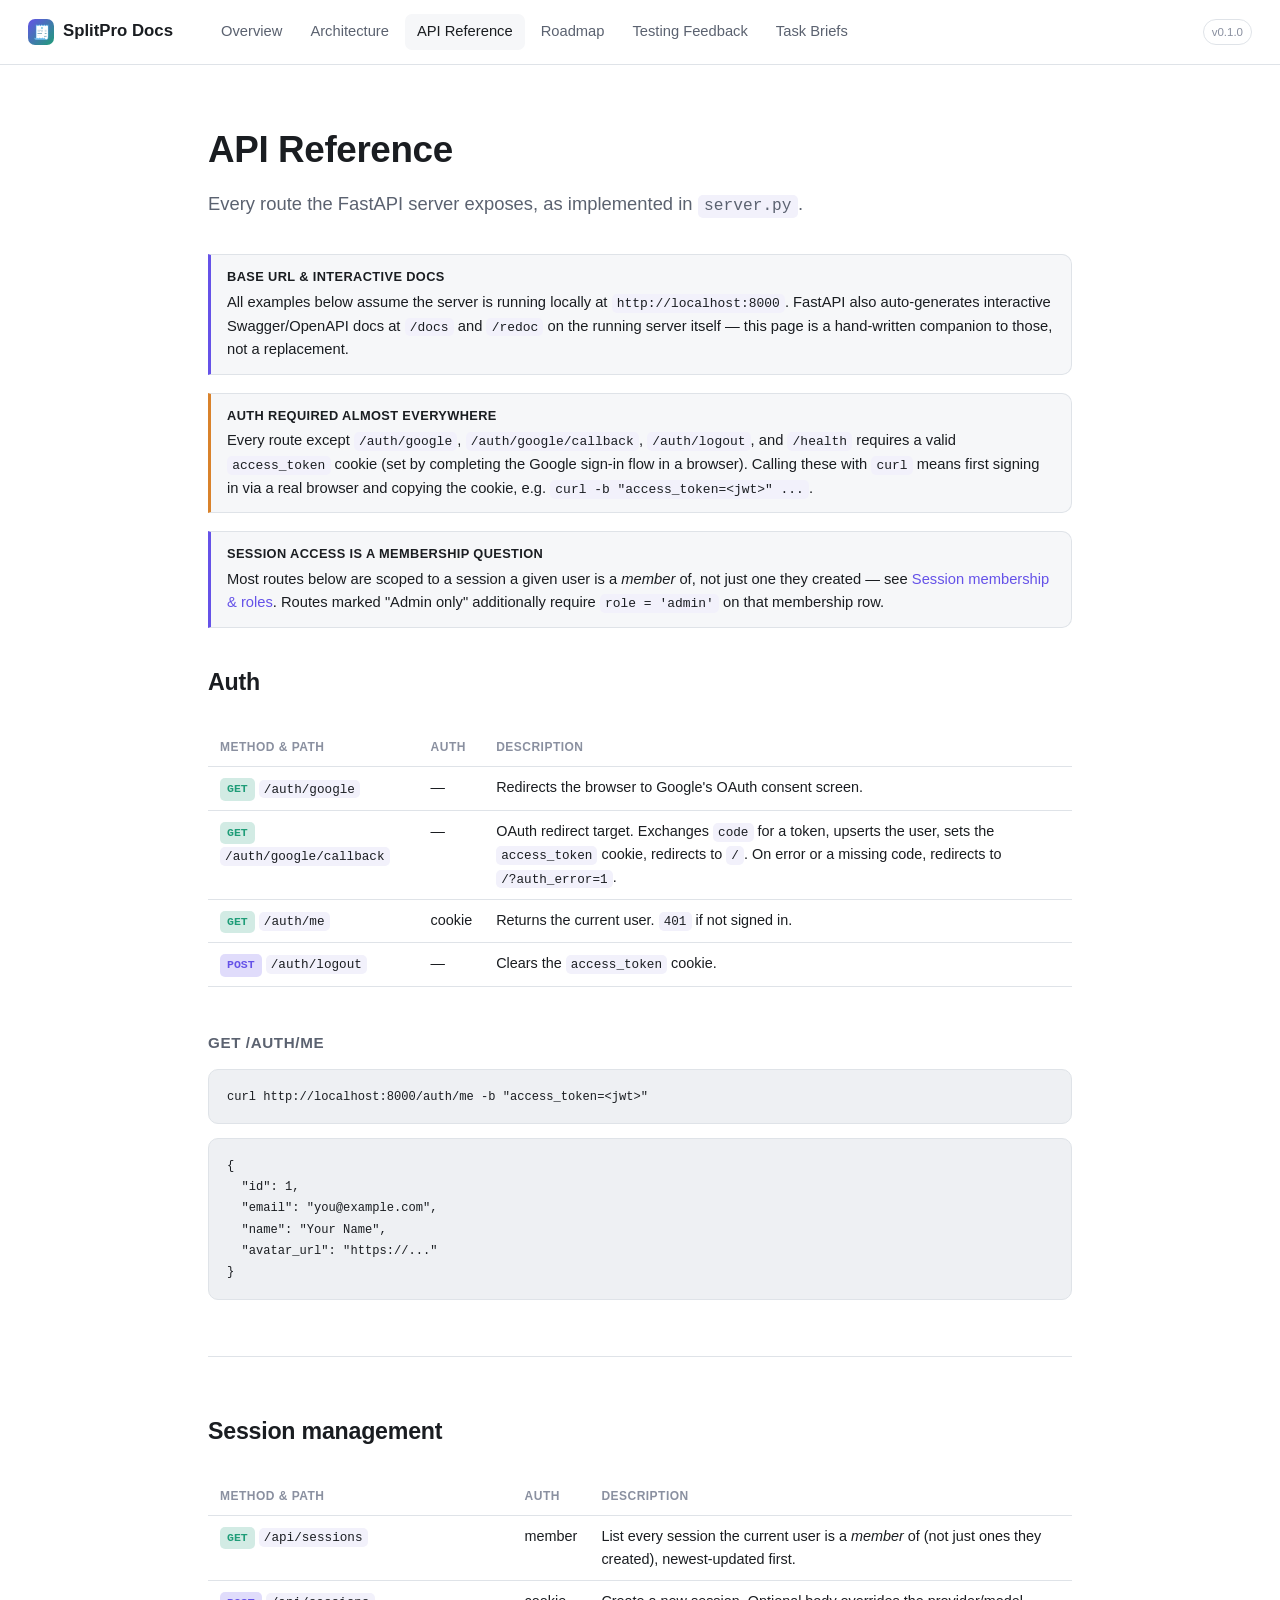
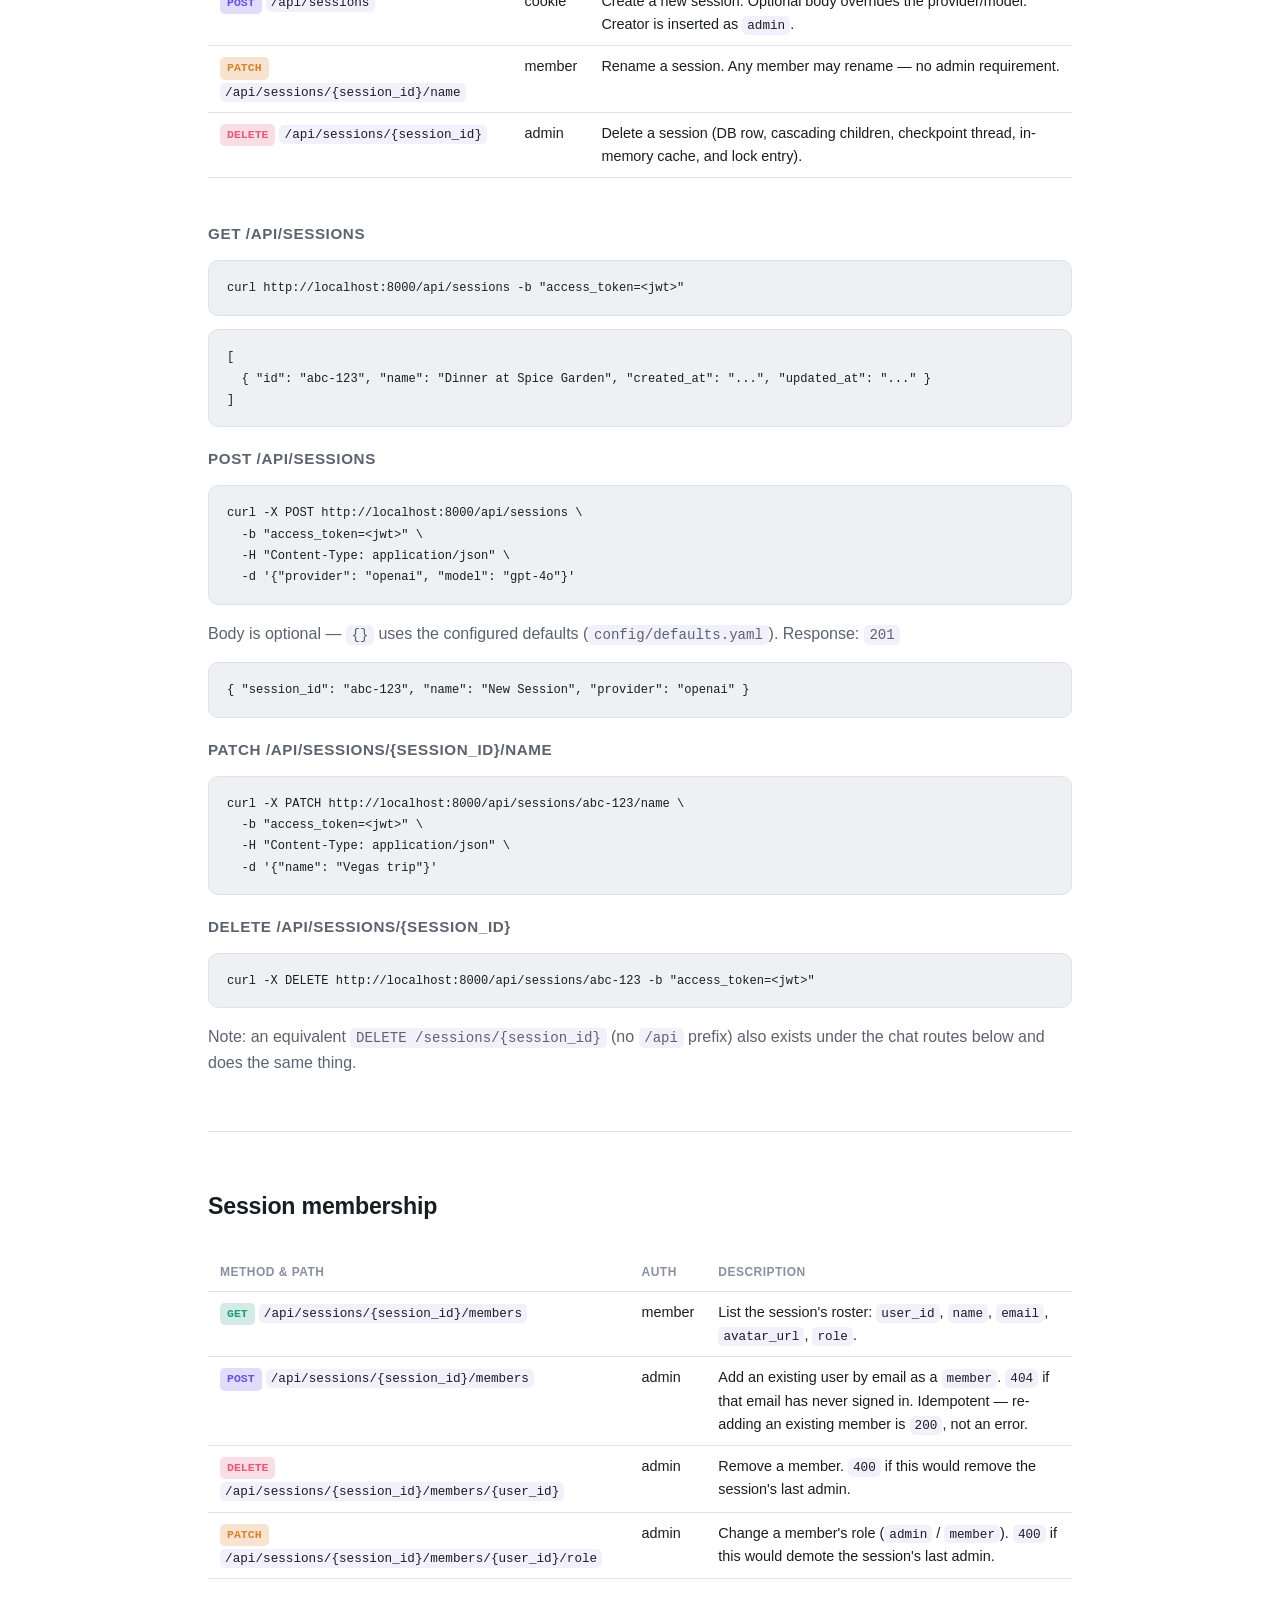
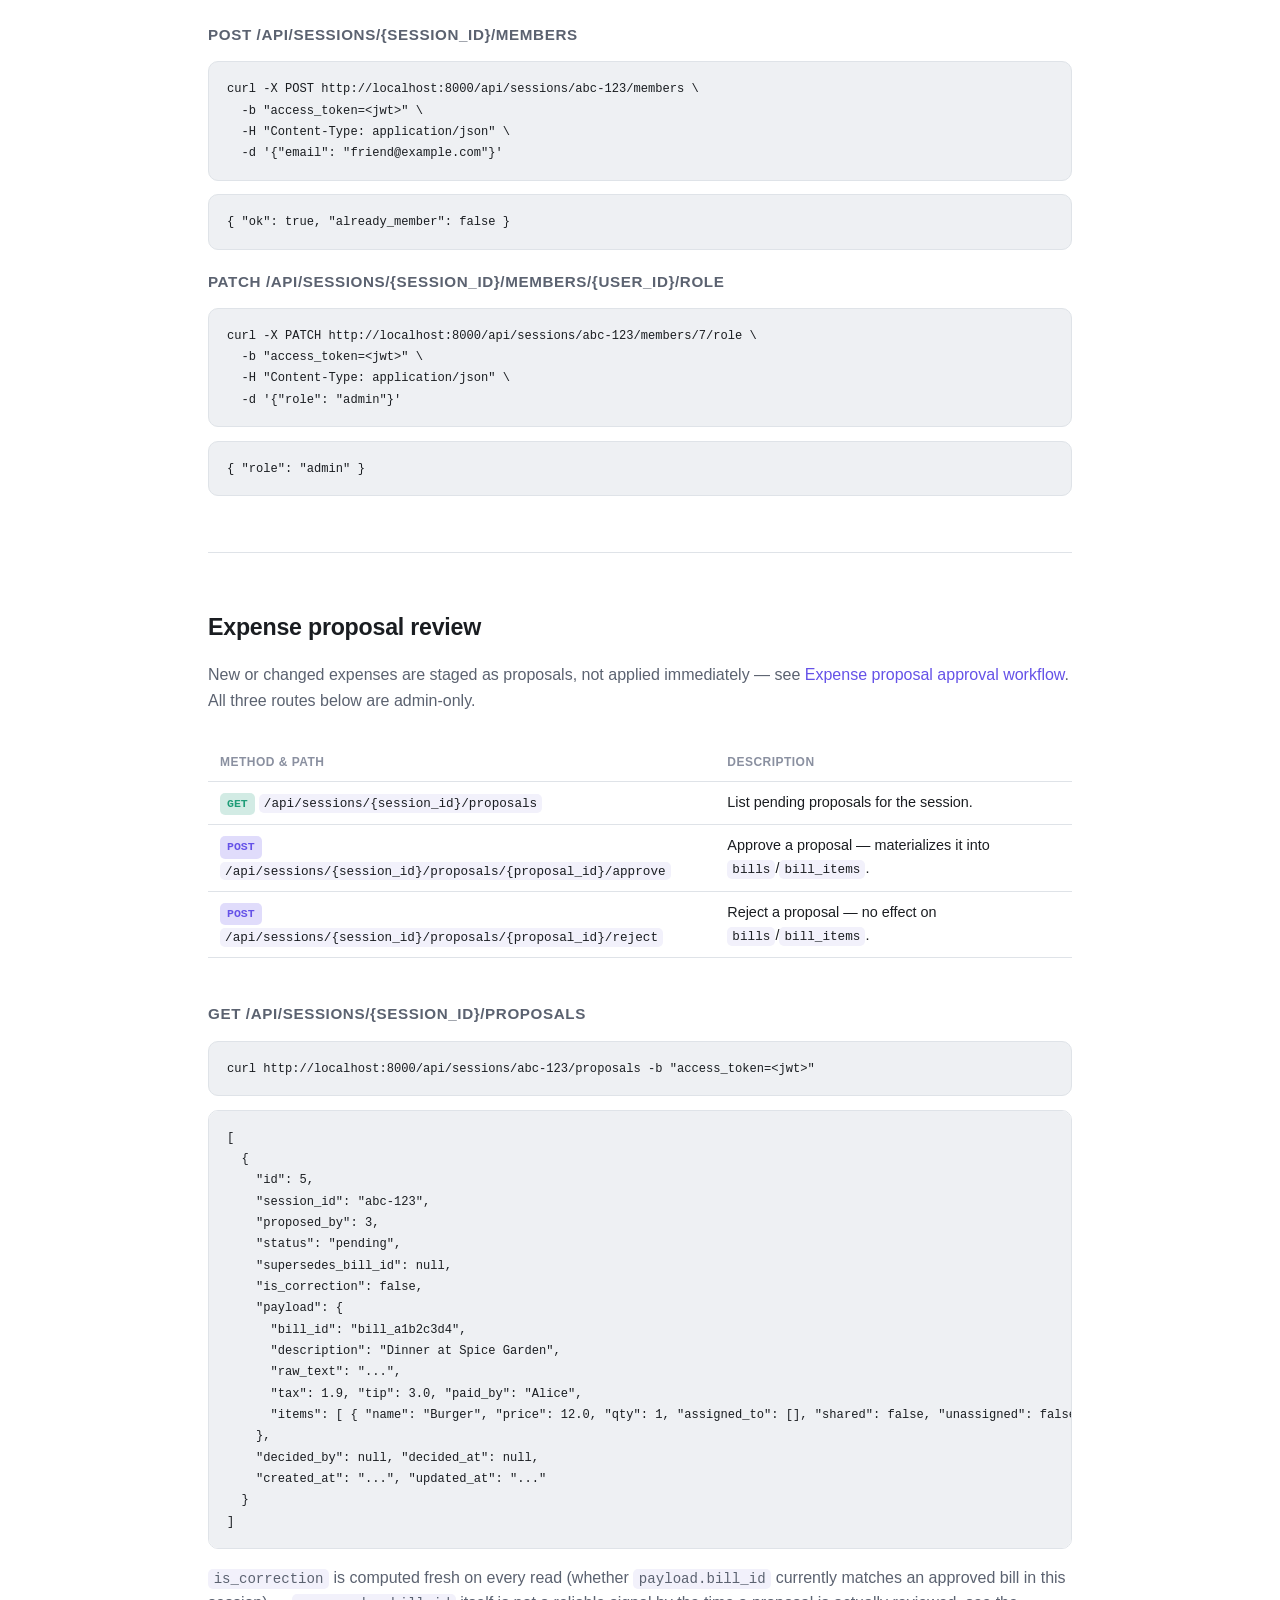
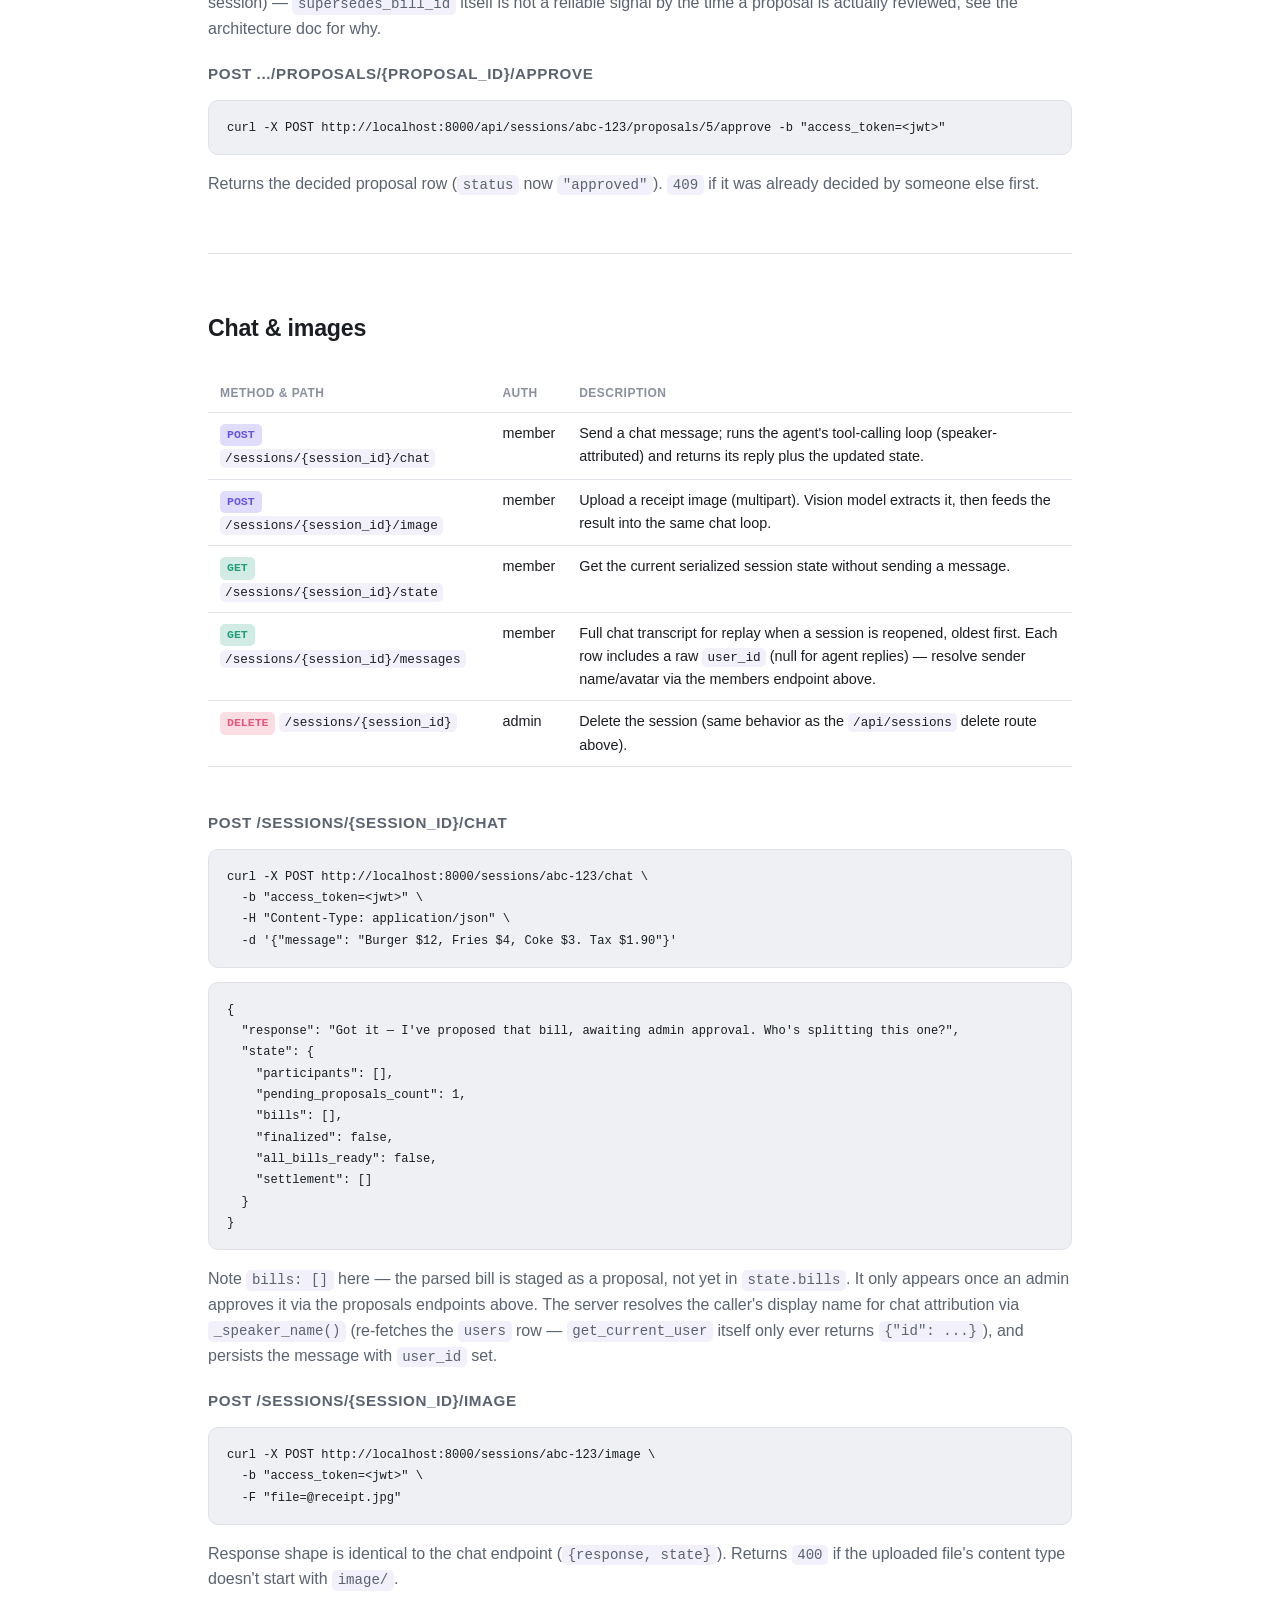
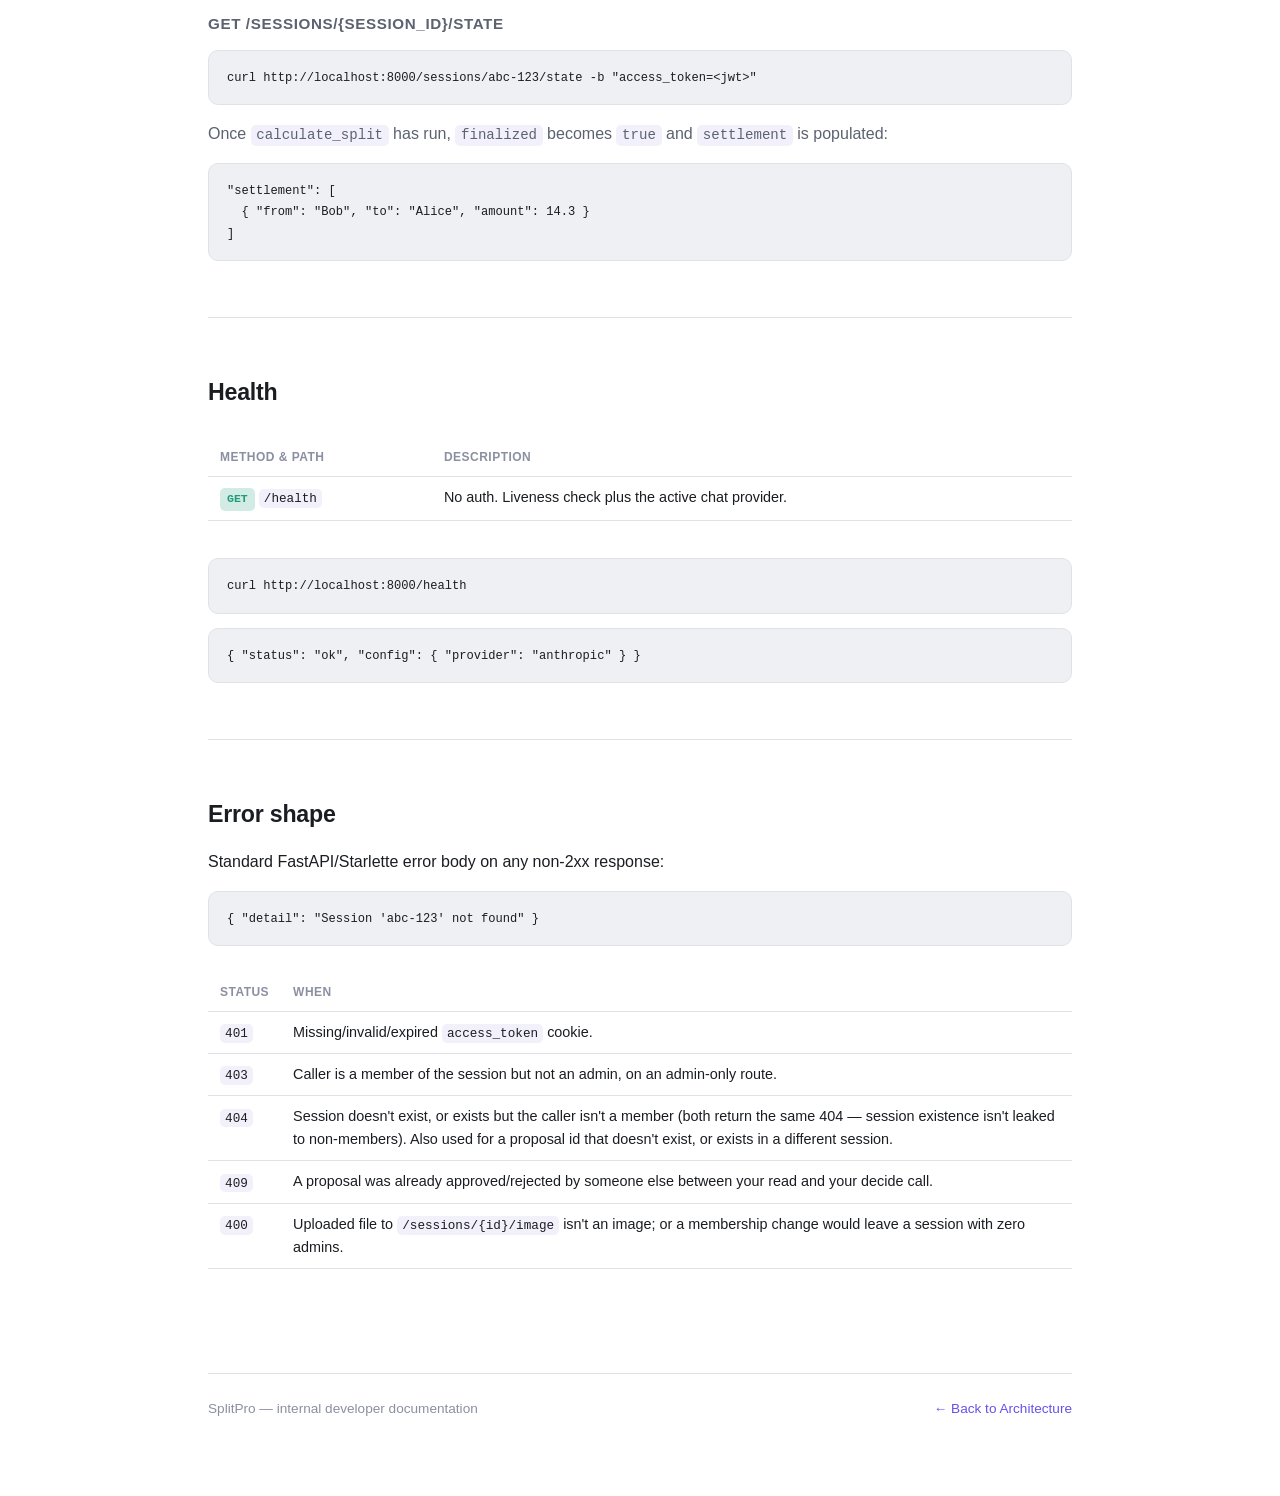
<file: docs/api.html>
<!DOCTYPE html>
<html lang="en">
<head>
<meta charset="UTF-8" />
<meta name="viewport" content="width=device-width, initial-scale=1.0" />
<title>API Reference — SplitPro Docs</title>
<link rel="stylesheet" href="assets/docs.css" />
</head>
<body>

<div class="topnav">
  <a class="brand" href="index.html"><span class="mark">🧾</span> SplitPro Docs</a>
  <nav>
    <a href="index.html">Overview</a>
    <a href="architecture.html">Architecture</a>
    <a href="api.html" class="active">API Reference</a>
    <a href="roadmap.html">Roadmap</a>
    <a href="feedback.html">Testing Feedback</a>
    <a href="tasks.html">Task Briefs</a>
  </nav>
  <span class="tag">v0.1.0</span>
</div>

<main class="page">

  <div class="hero">
    <h1>API Reference</h1>
    <p class="lede">Every route the FastAPI server exposes, as implemented in <code>server.py</code>.</p>
  </div>

  <div class="callout">
    <strong>Base URL &amp; interactive docs</strong>
    All examples below assume the server is running locally at <code>http://localhost:8000</code>.
    FastAPI also auto-generates interactive Swagger/OpenAPI docs at <code>/docs</code> and
    <code>/redoc</code> on the running server itself — this page is a hand-written companion to those,
    not a replacement.
  </div>

  <div class="callout warn">
    <strong>Auth required almost everywhere</strong>
    Every route except <code>/auth/google</code>, <code>/auth/google/callback</code>, <code>/auth/logout</code>,
    and <code>/health</code> requires a valid <code>access_token</code> cookie (set by completing the Google
    sign-in flow in a browser). Calling these with <code>curl</code> means first signing in via a real
    browser and copying the cookie, e.g. <code>curl -b "access_token=&lt;jwt&gt;" ...</code>.
  </div>

  <div class="callout">
    <strong>Session access is a membership question</strong>
    Most routes below are scoped to a session a given user is a <em>member</em> of, not just one they
    created — see <a href="architecture.html#membership">Session membership &amp; roles</a>. Routes marked
    "Admin only" additionally require <code>role = 'admin'</code> on that membership row.
  </div>

  <h2>Auth</h2>
  <div class="table-wrap">
  <table>
    <tr><th>Method &amp; Path</th><th>Auth</th><th>Description</th></tr>
    <tr>
      <td><span class="method get">GET</span> <code>/auth/google</code></td>
      <td>—</td>
      <td>Redirects the browser to Google's OAuth consent screen.</td>
    </tr>
    <tr>
      <td><span class="method get">GET</span> <code>/auth/google/callback</code></td>
      <td>—</td>
      <td>OAuth redirect target. Exchanges <code>code</code> for a token, upserts the user, sets the <code>access_token</code> cookie, redirects to <code>/</code>. On error or a missing code, redirects to <code>/?auth_error=1</code>.</td>
    </tr>
    <tr>
      <td><span class="method get">GET</span> <code>/auth/me</code></td>
      <td>cookie</td>
      <td>Returns the current user. <code>401</code> if not signed in.</td>
    </tr>
    <tr>
      <td><span class="method post">POST</span> <code>/auth/logout</code></td>
      <td>—</td>
      <td>Clears the <code>access_token</code> cookie.</td>
    </tr>
  </table>
  </div>

  <h4>GET /auth/me</h4>
  <pre><code>curl http://localhost:8000/auth/me -b "access_token=&lt;jwt&gt;"</code></pre>
  <pre><code>{
  "id": 1,
  "email": "you@example.com",
  "name": "Your Name",
  "avatar_url": "https://..."
}</code></pre>

  <hr class="section" />

  <h2>Session management</h2>
  <div class="table-wrap">
  <table>
    <tr><th>Method &amp; Path</th><th>Auth</th><th>Description</th></tr>
    <tr>
      <td><span class="method get">GET</span> <code>/api/sessions</code></td>
      <td>member</td>
      <td>List every session the current user is a <em>member</em> of (not just ones they created), newest-updated first.</td>
    </tr>
    <tr>
      <td><span class="method post">POST</span> <code>/api/sessions</code></td>
      <td>cookie</td>
      <td>Create a new session. Optional body overrides the provider/model. Creator is inserted as <code>admin</code>.</td>
    </tr>
    <tr>
      <td><span class="method patch">PATCH</span> <code>/api/sessions/{session_id}/name</code></td>
      <td>member</td>
      <td>Rename a session. Any member may rename — no admin requirement.</td>
    </tr>
    <tr>
      <td><span class="method delete">DELETE</span> <code>/api/sessions/{session_id}</code></td>
      <td>admin</td>
      <td>Delete a session (DB row, cascading children, checkpoint thread, in-memory cache, and lock entry).</td>
    </tr>
  </table>
  </div>

  <h4>GET /api/sessions</h4>
  <pre><code>curl http://localhost:8000/api/sessions -b "access_token=&lt;jwt&gt;"</code></pre>
  <pre><code>[
  { "id": "abc-123", "name": "Dinner at Spice Garden", "created_at": "...", "updated_at": "..." }
]</code></pre>

  <h4>POST /api/sessions</h4>
  <pre><code>curl -X POST http://localhost:8000/api/sessions \
  -b "access_token=&lt;jwt&gt;" \
  -H "Content-Type: application/json" \
  -d '{"provider": "openai", "model": "gpt-4o"}'</code></pre>
  <p class="dim">Body is optional — <code>{}</code> uses the configured defaults (<code>config/defaults.yaml</code>). Response: <code>201</code></p>
  <pre><code>{ "session_id": "abc-123", "name": "New Session", "provider": "openai" }</code></pre>

  <h4>PATCH /api/sessions/{session_id}/name</h4>
  <pre><code>curl -X PATCH http://localhost:8000/api/sessions/abc-123/name \
  -b "access_token=&lt;jwt&gt;" \
  -H "Content-Type: application/json" \
  -d '{"name": "Vegas trip"}'</code></pre>

  <h4>DELETE /api/sessions/{session_id}</h4>
  <pre><code>curl -X DELETE http://localhost:8000/api/sessions/abc-123 -b "access_token=&lt;jwt&gt;"</code></pre>
  <p class="dim">
    Note: an equivalent <code>DELETE /sessions/{session_id}</code> (no <code>/api</code> prefix) also
    exists under the chat routes below and does the same thing.
  </p>

  <hr class="section" />

  <h2>Session membership</h2>
  <div class="table-wrap">
  <table>
    <tr><th>Method &amp; Path</th><th>Auth</th><th>Description</th></tr>
    <tr>
      <td><span class="method get">GET</span> <code>/api/sessions/{session_id}/members</code></td>
      <td>member</td>
      <td>List the session's roster: <code>user_id</code>, <code>name</code>, <code>email</code>, <code>avatar_url</code>, <code>role</code>.</td>
    </tr>
    <tr>
      <td><span class="method post">POST</span> <code>/api/sessions/{session_id}/members</code></td>
      <td>admin</td>
      <td>Add an existing user by email as a <code>member</code>. <code>404</code> if that email has never signed in. Idempotent — re-adding an existing member is <code>200</code>, not an error.</td>
    </tr>
    <tr>
      <td><span class="method delete">DELETE</span> <code>/api/sessions/{session_id}/members/{user_id}</code></td>
      <td>admin</td>
      <td>Remove a member. <code>400</code> if this would remove the session's last admin.</td>
    </tr>
    <tr>
      <td><span class="method patch">PATCH</span> <code>/api/sessions/{session_id}/members/{user_id}/role</code></td>
      <td>admin</td>
      <td>Change a member's role (<code>admin</code> / <code>member</code>). <code>400</code> if this would demote the session's last admin.</td>
    </tr>
  </table>
  </div>

  <h4>POST /api/sessions/{session_id}/members</h4>
  <pre><code>curl -X POST http://localhost:8000/api/sessions/abc-123/members \
  -b "access_token=&lt;jwt&gt;" \
  -H "Content-Type: application/json" \
  -d '{"email": "friend@example.com"}'</code></pre>
  <pre><code>{ "ok": true, "already_member": false }</code></pre>

  <h4>PATCH /api/sessions/{session_id}/members/{user_id}/role</h4>
  <pre><code>curl -X PATCH http://localhost:8000/api/sessions/abc-123/members/7/role \
  -b "access_token=&lt;jwt&gt;" \
  -H "Content-Type: application/json" \
  -d '{"role": "admin"}'</code></pre>
  <pre><code>{ "role": "admin" }</code></pre>

  <hr class="section" />

  <h2>Expense proposal review</h2>
  <p class="dim">
    New or changed expenses are staged as proposals, not applied immediately — see
    <a href="architecture.html#approvals">Expense proposal approval workflow</a>. All three routes below
    are admin-only.
  </p>
  <div class="table-wrap">
  <table>
    <tr><th>Method &amp; Path</th><th>Description</th></tr>
    <tr>
      <td><span class="method get">GET</span> <code>/api/sessions/{session_id}/proposals</code></td>
      <td>List pending proposals for the session.</td>
    </tr>
    <tr>
      <td><span class="method post">POST</span> <code>/api/sessions/{session_id}/proposals/{proposal_id}/approve</code></td>
      <td>Approve a proposal — materializes it into <code>bills</code>/<code>bill_items</code>.</td>
    </tr>
    <tr>
      <td><span class="method post">POST</span> <code>/api/sessions/{session_id}/proposals/{proposal_id}/reject</code></td>
      <td>Reject a proposal — no effect on <code>bills</code>/<code>bill_items</code>.</td>
    </tr>
  </table>
  </div>

  <h4>GET /api/sessions/{session_id}/proposals</h4>
  <pre><code>curl http://localhost:8000/api/sessions/abc-123/proposals -b "access_token=&lt;jwt&gt;"</code></pre>
  <pre><code>[
  {
    "id": 5,
    "session_id": "abc-123",
    "proposed_by": 3,
    "status": "pending",
    "supersedes_bill_id": null,
    "is_correction": false,
    "payload": {
      "bill_id": "bill_a1b2c3d4",
      "description": "Dinner at Spice Garden",
      "raw_text": "...",
      "tax": 1.9, "tip": 3.0, "paid_by": "Alice",
      "items": [ { "name": "Burger", "price": 12.0, "qty": 1, "assigned_to": [], "shared": false, "unassigned": false, "qty_allocations": {} } ]
    },
    "decided_by": null, "decided_at": null,
    "created_at": "...", "updated_at": "..."
  }
]</code></pre>
  <p class="dim">
    <code>is_correction</code> is computed fresh on every read (whether <code>payload.bill_id</code>
    currently matches an approved bill in this session) — <code>supersedes_bill_id</code> itself is not a
    reliable signal by the time a proposal is actually reviewed, see the architecture doc for why.
  </p>

  <h4>POST .../proposals/{proposal_id}/approve</h4>
  <pre><code>curl -X POST http://localhost:8000/api/sessions/abc-123/proposals/5/approve -b "access_token=&lt;jwt&gt;"</code></pre>
  <p class="dim">Returns the decided proposal row (<code>status</code> now <code>"approved"</code>). <code>409</code> if it was already decided by someone else first.</p>

  <hr class="section" />

  <h2>Chat &amp; images</h2>
  <div class="table-wrap">
  <table>
    <tr><th>Method &amp; Path</th><th>Auth</th><th>Description</th></tr>
    <tr>
      <td><span class="method post">POST</span> <code>/sessions/{session_id}/chat</code></td>
      <td>member</td>
      <td>Send a chat message; runs the agent's tool-calling loop (speaker-attributed) and returns its reply plus the updated state.</td>
    </tr>
    <tr>
      <td><span class="method post">POST</span> <code>/sessions/{session_id}/image</code></td>
      <td>member</td>
      <td>Upload a receipt image (multipart). Vision model extracts it, then feeds the result into the same chat loop.</td>
    </tr>
    <tr>
      <td><span class="method get">GET</span> <code>/sessions/{session_id}/state</code></td>
      <td>member</td>
      <td>Get the current serialized session state without sending a message.</td>
    </tr>
    <tr>
      <td><span class="method get">GET</span> <code>/sessions/{session_id}/messages</code></td>
      <td>member</td>
      <td>Full chat transcript for replay when a session is reopened, oldest first. Each row includes a raw <code>user_id</code> (null for agent replies) — resolve sender name/avatar via the members endpoint above.</td>
    </tr>
    <tr>
      <td><span class="method delete">DELETE</span> <code>/sessions/{session_id}</code></td>
      <td>admin</td>
      <td>Delete the session (same behavior as the <code>/api/sessions</code> delete route above).</td>
    </tr>
  </table>
  </div>

  <h4>POST /sessions/{session_id}/chat</h4>
  <pre><code>curl -X POST http://localhost:8000/sessions/abc-123/chat \
  -b "access_token=&lt;jwt&gt;" \
  -H "Content-Type: application/json" \
  -d '{"message": "Burger $12, Fries $4, Coke $3. Tax $1.90"}'</code></pre>
  <pre><code>{
  "response": "Got it — I've proposed that bill, awaiting admin approval. Who's splitting this one?",
  "state": {
    "participants": [],
    "pending_proposals_count": 1,
    "bills": [],
    "finalized": false,
    "all_bills_ready": false,
    "settlement": []
  }
}</code></pre>
  <p class="dim">
    Note <code>bills: []</code> here — the parsed bill is staged as a proposal, not yet in
    <code>state.bills</code>. It only appears once an admin approves it via the proposals endpoints above.
    The server resolves the caller's display name for chat attribution via <code>_speaker_name()</code>
    (re-fetches the <code>users</code> row — <code>get_current_user</code> itself only ever returns
    <code>{"id": ...}</code>), and persists the message with <code>user_id</code> set.
  </p>

  <h4>POST /sessions/{session_id}/image</h4>
  <pre><code>curl -X POST http://localhost:8000/sessions/abc-123/image \
  -b "access_token=&lt;jwt&gt;" \
  -F "file=@receipt.jpg"</code></pre>
  <p class="dim">
    Response shape is identical to the chat endpoint (<code>{response, state}</code>). Returns
    <code>400</code> if the uploaded file's content type doesn't start with <code>image/</code>.
  </p>

  <h4>GET /sessions/{session_id}/state</h4>
  <pre><code>curl http://localhost:8000/sessions/abc-123/state -b "access_token=&lt;jwt&gt;"</code></pre>
  <p class="dim">
    Once <code>calculate_split</code> has run, <code>finalized</code> becomes <code>true</code> and
    <code>settlement</code> is populated:
  </p>
  <pre><code>"settlement": [
  { "from": "Bob", "to": "Alice", "amount": 14.3 }
]</code></pre>

  <hr class="section" />

  <h2>Health</h2>
  <div class="table-wrap">
  <table>
    <tr><th>Method &amp; Path</th><th>Description</th></tr>
    <tr>
      <td><span class="method get">GET</span> <code>/health</code></td>
      <td>No auth. Liveness check plus the active chat provider.</td>
    </tr>
  </table>
  </div>
  <pre><code>curl http://localhost:8000/health</code></pre>
  <pre><code>{ "status": "ok", "config": { "provider": "anthropic" } }</code></pre>

  <hr class="section" />

  <h2>Error shape</h2>
  <p>Standard FastAPI/Starlette error body on any non-2xx response:</p>
  <pre><code>{ "detail": "Session 'abc-123' not found" }</code></pre>
  <div class="table-wrap">
  <table>
    <tr><th>Status</th><th>When</th></tr>
    <tr><td><code>401</code></td><td>Missing/invalid/expired <code>access_token</code> cookie.</td></tr>
    <tr><td><code>403</code></td><td>Caller is a member of the session but not an admin, on an admin-only route.</td></tr>
    <tr><td><code>404</code></td><td>Session doesn't exist, or exists but the caller isn't a member (both return the same 404 — session existence isn't leaked to non-members). Also used for a proposal id that doesn't exist, or exists in a different session.</td></tr>
    <tr><td><code>409</code></td><td>A proposal was already approved/rejected by someone else between your read and your decide call.</td></tr>
    <tr><td><code>400</code></td><td>Uploaded file to <code>/sessions/{id}/image</code> isn't an image; or a membership change would leave a session with zero admins.</td></tr>
  </table>
  </div>

  <div class="footer">
    <span>SplitPro — internal developer documentation</span>
    <a href="architecture.html">← Back to Architecture</a>
  </div>

</main>
</body>
</html>
</file>
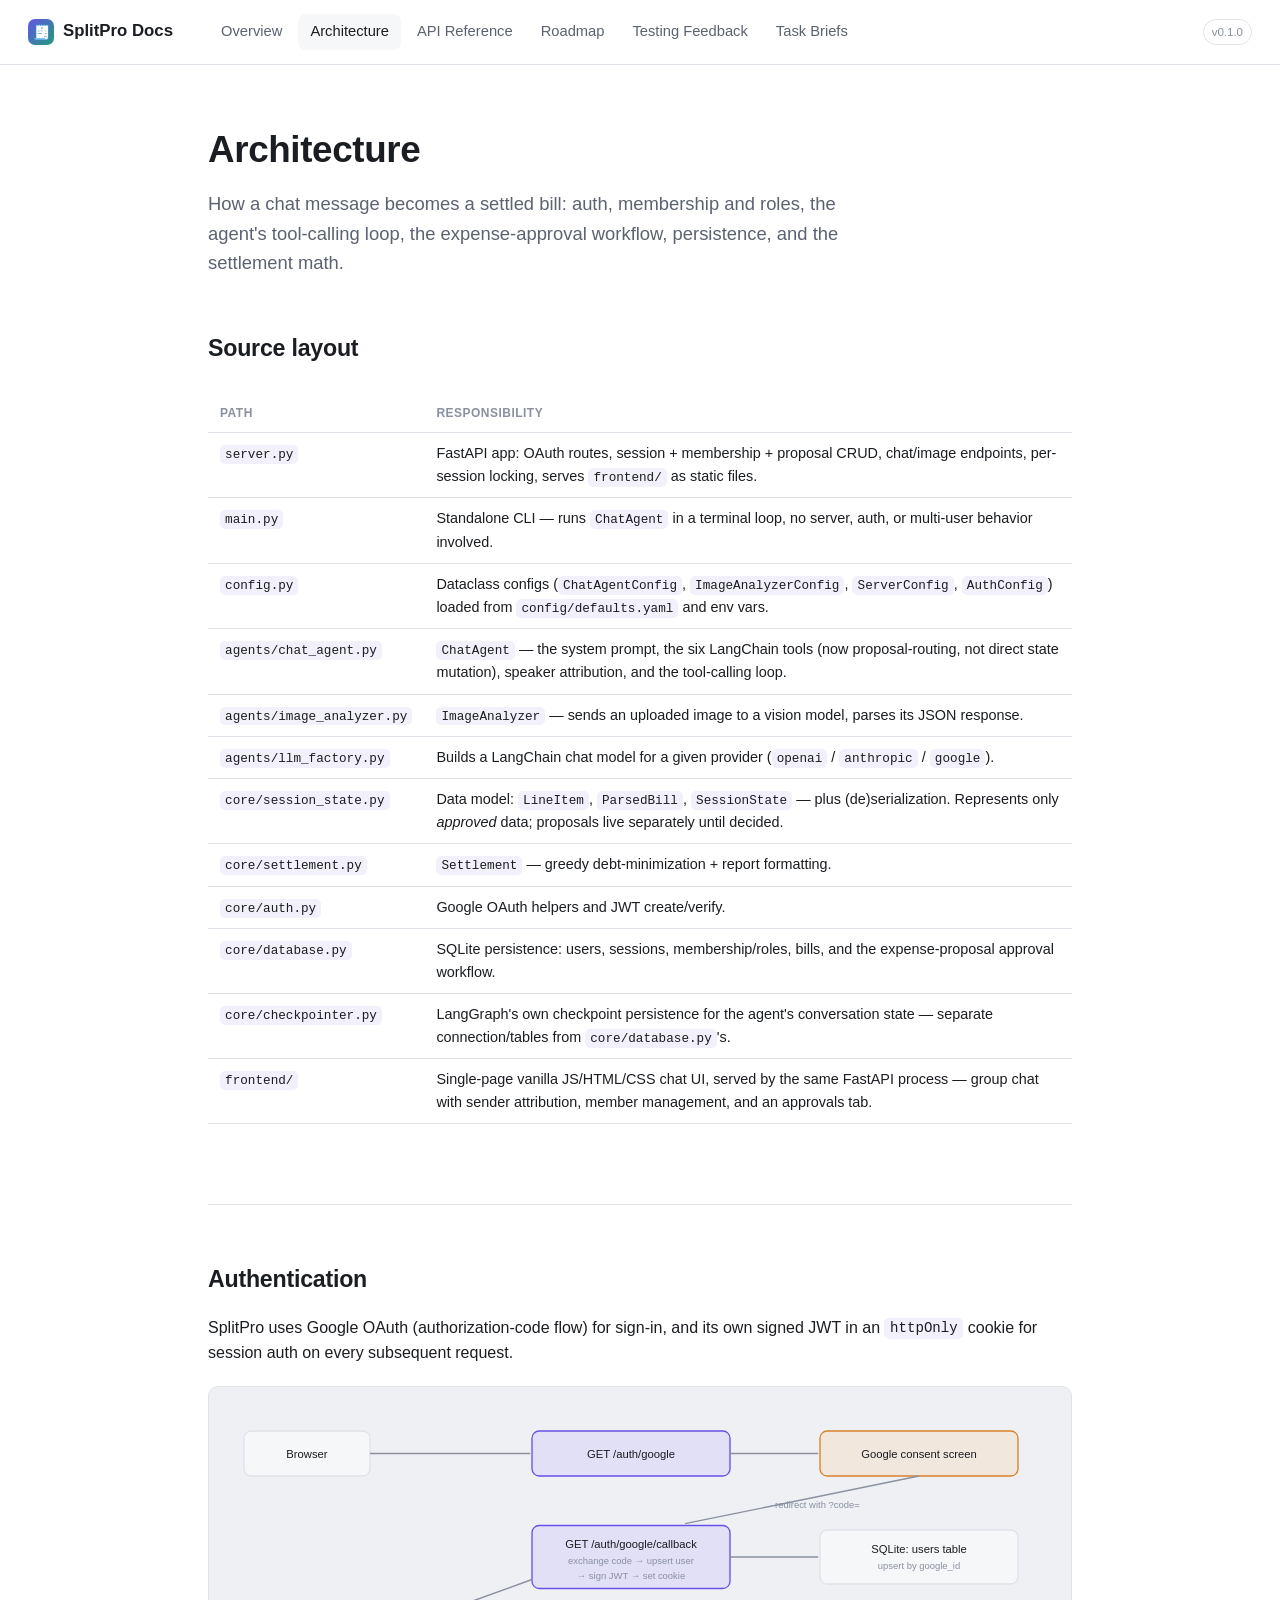
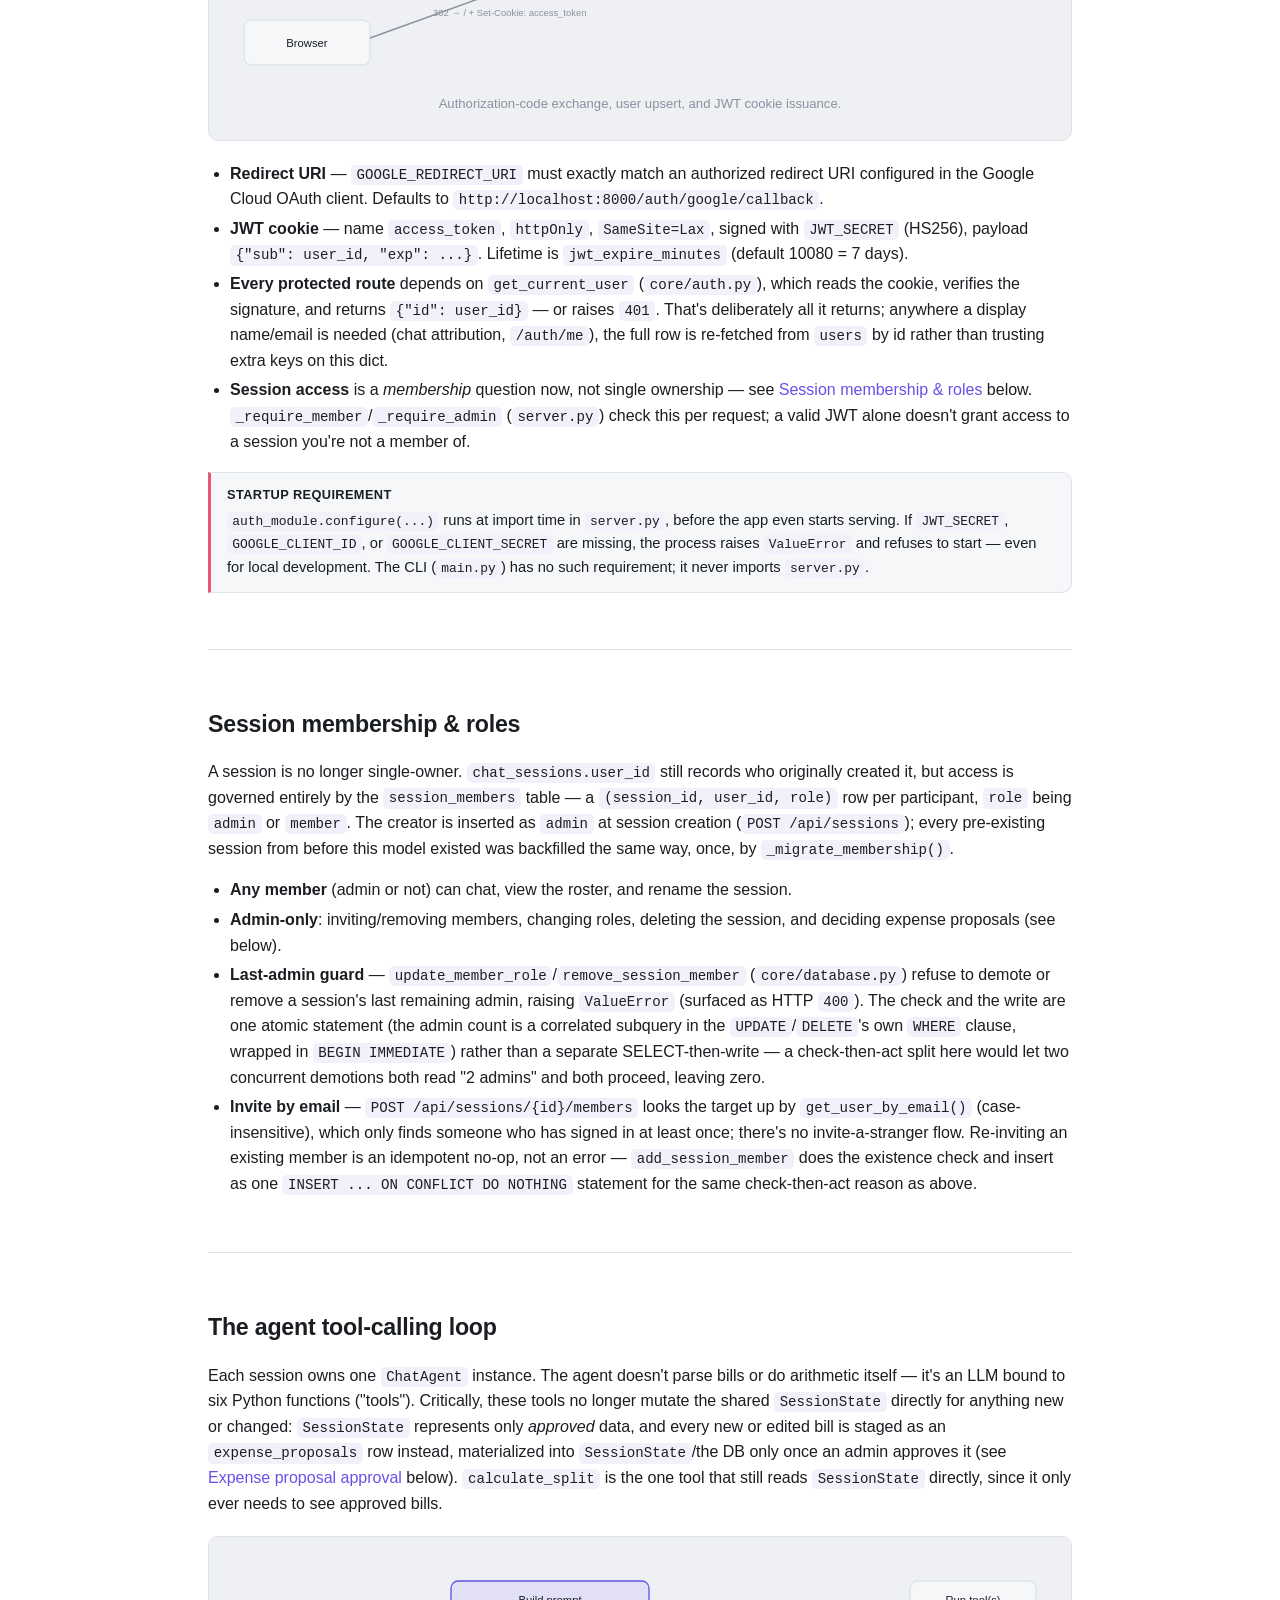
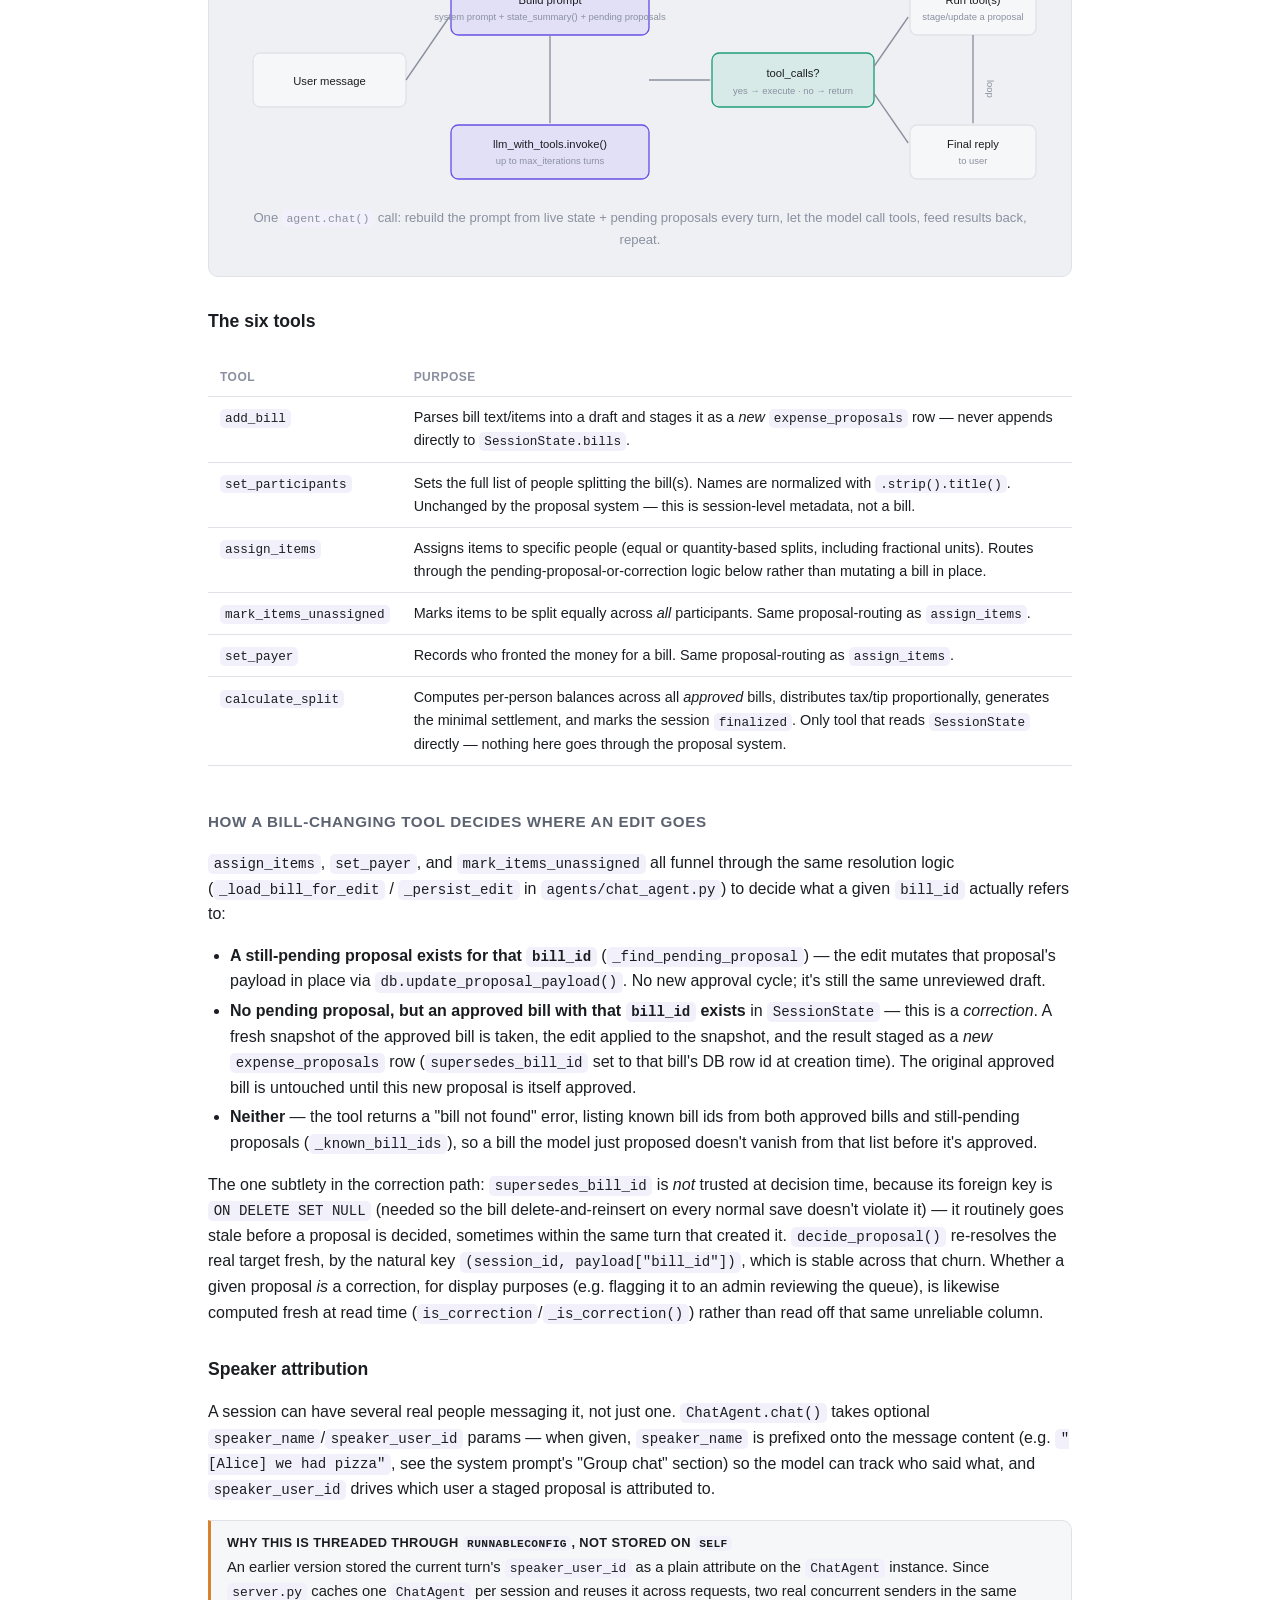
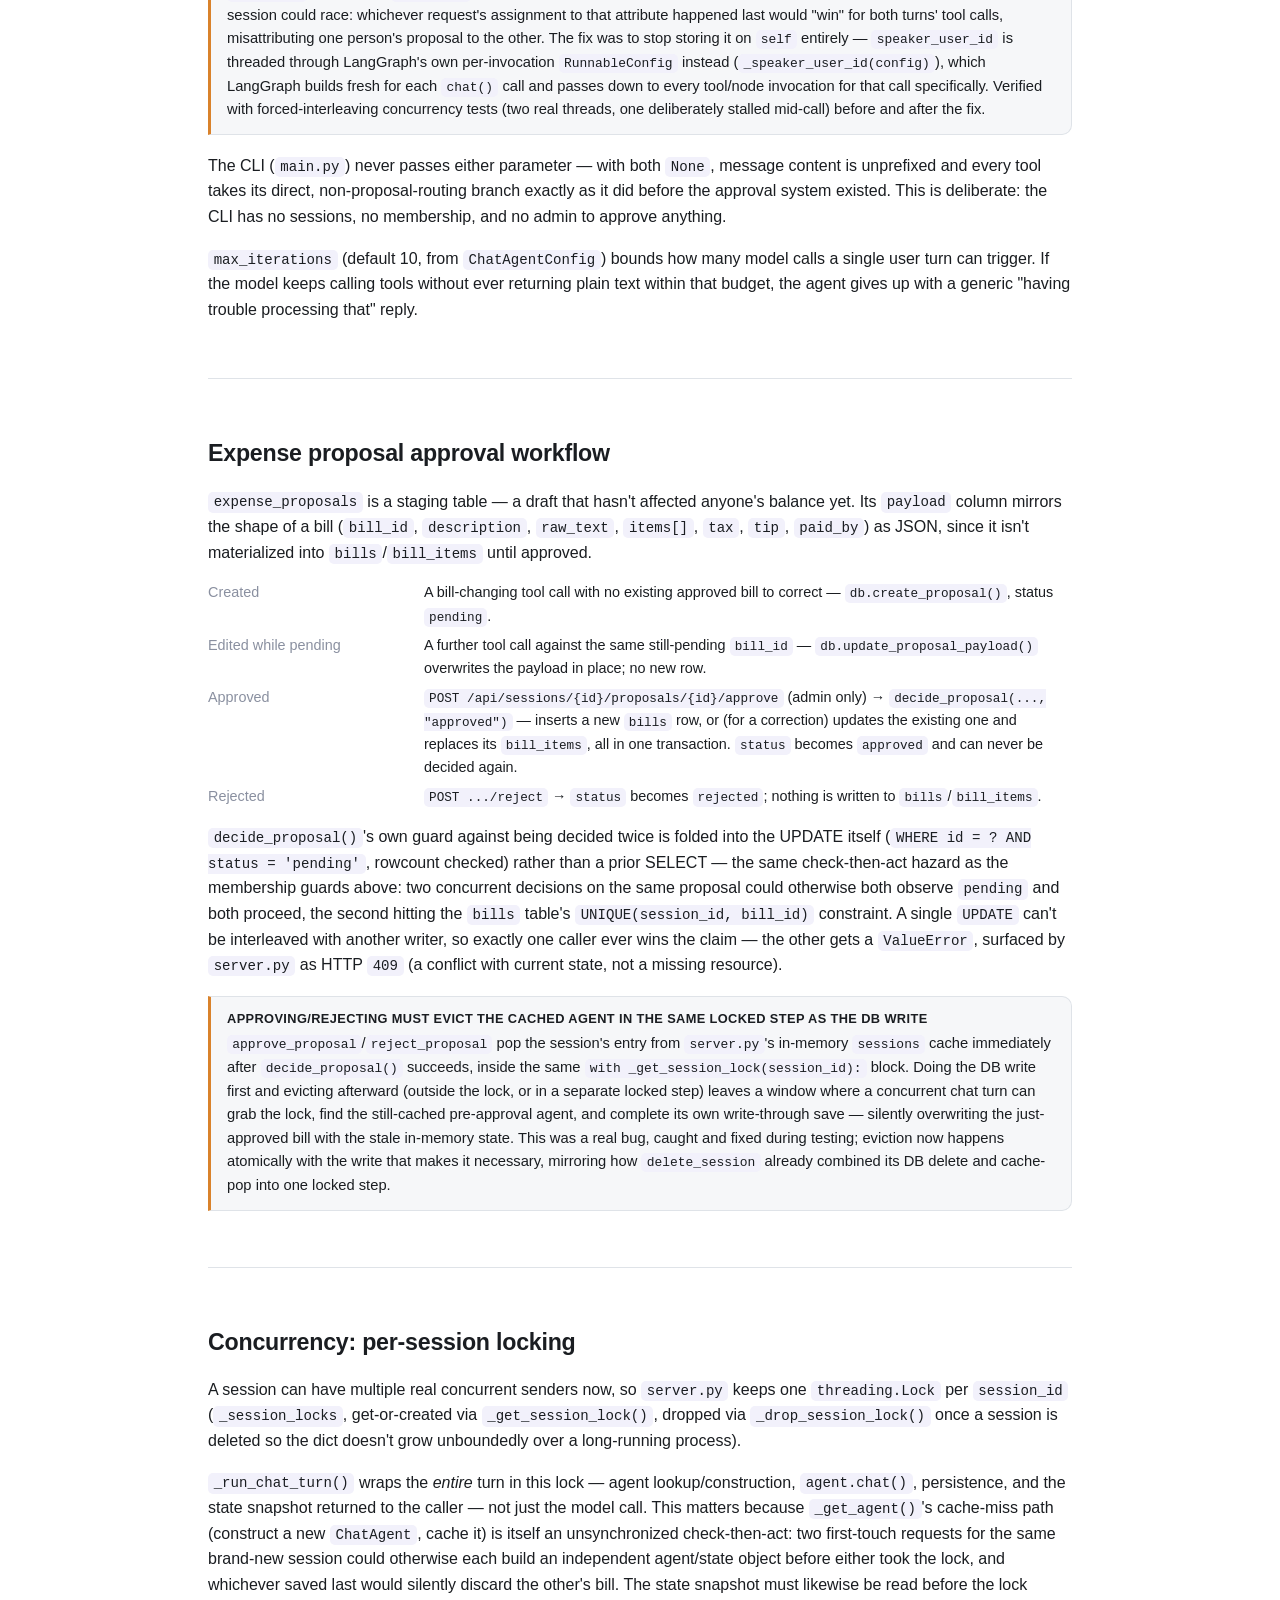
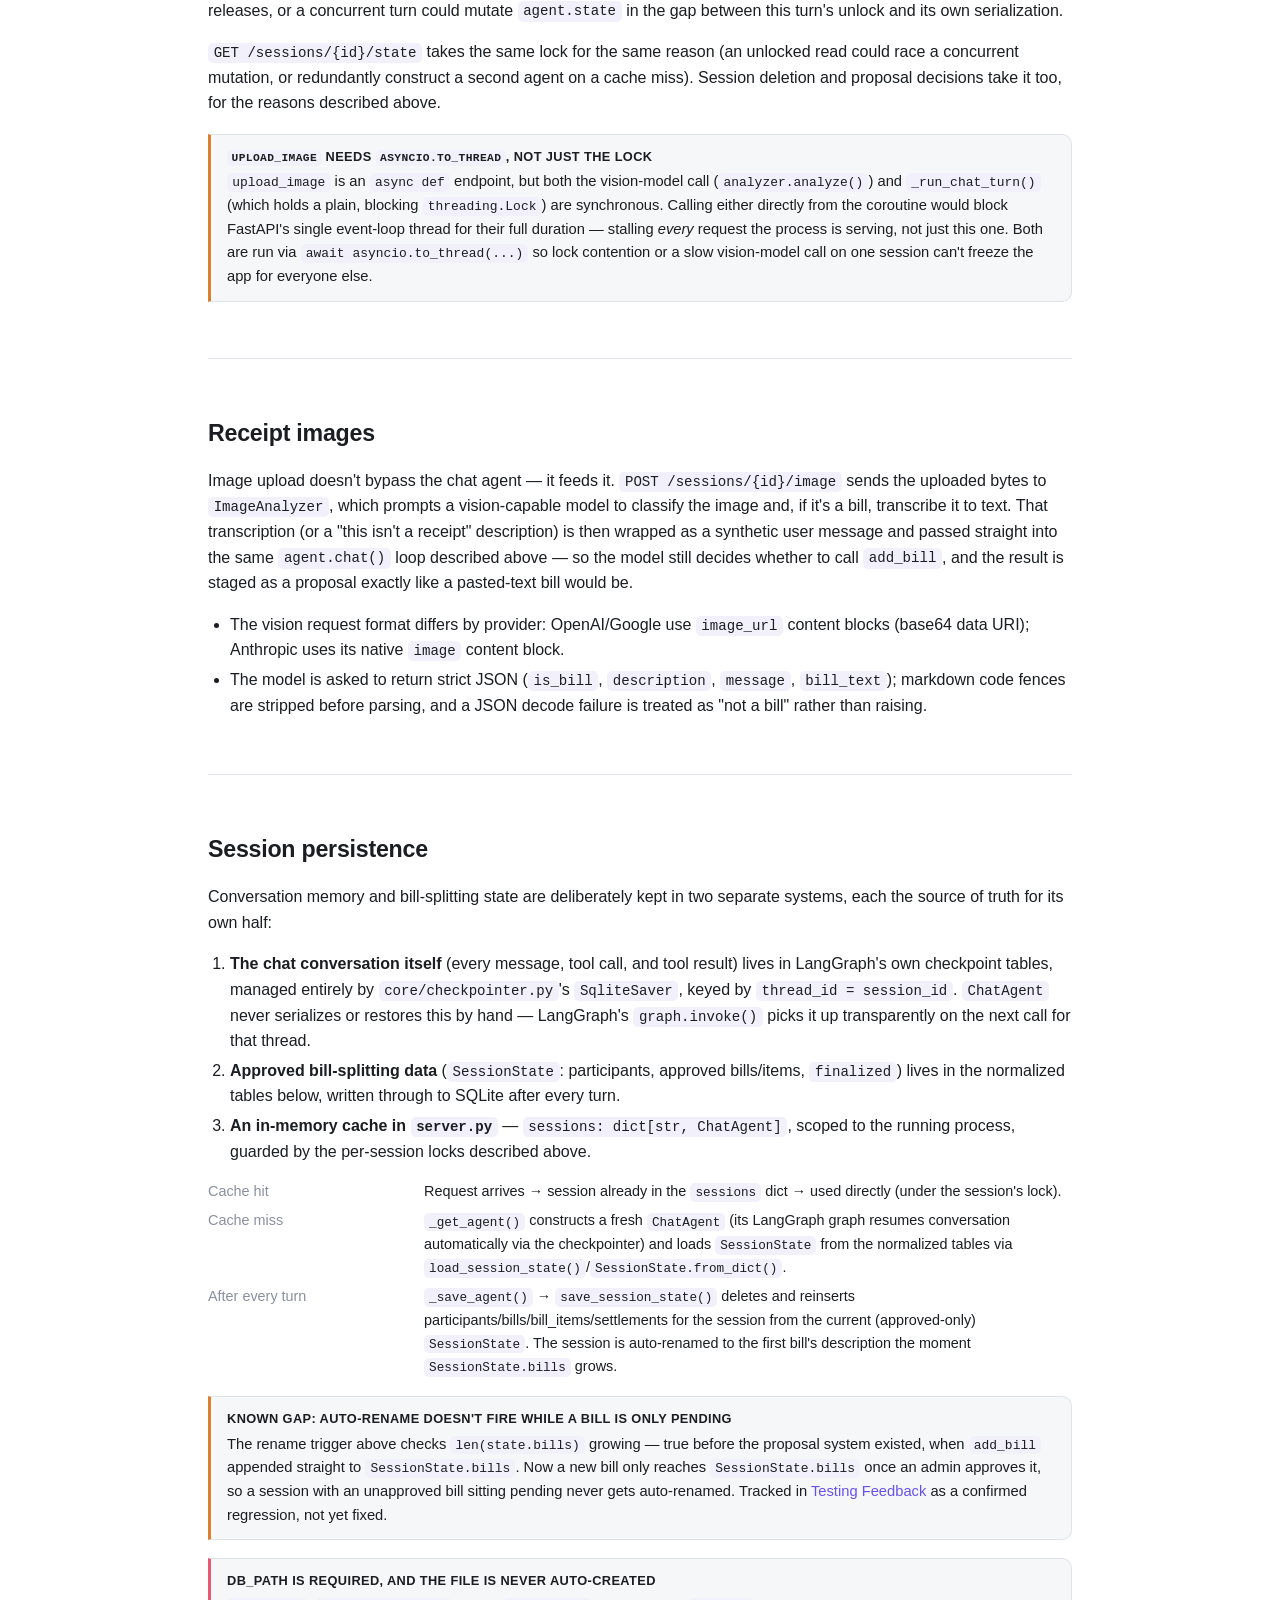
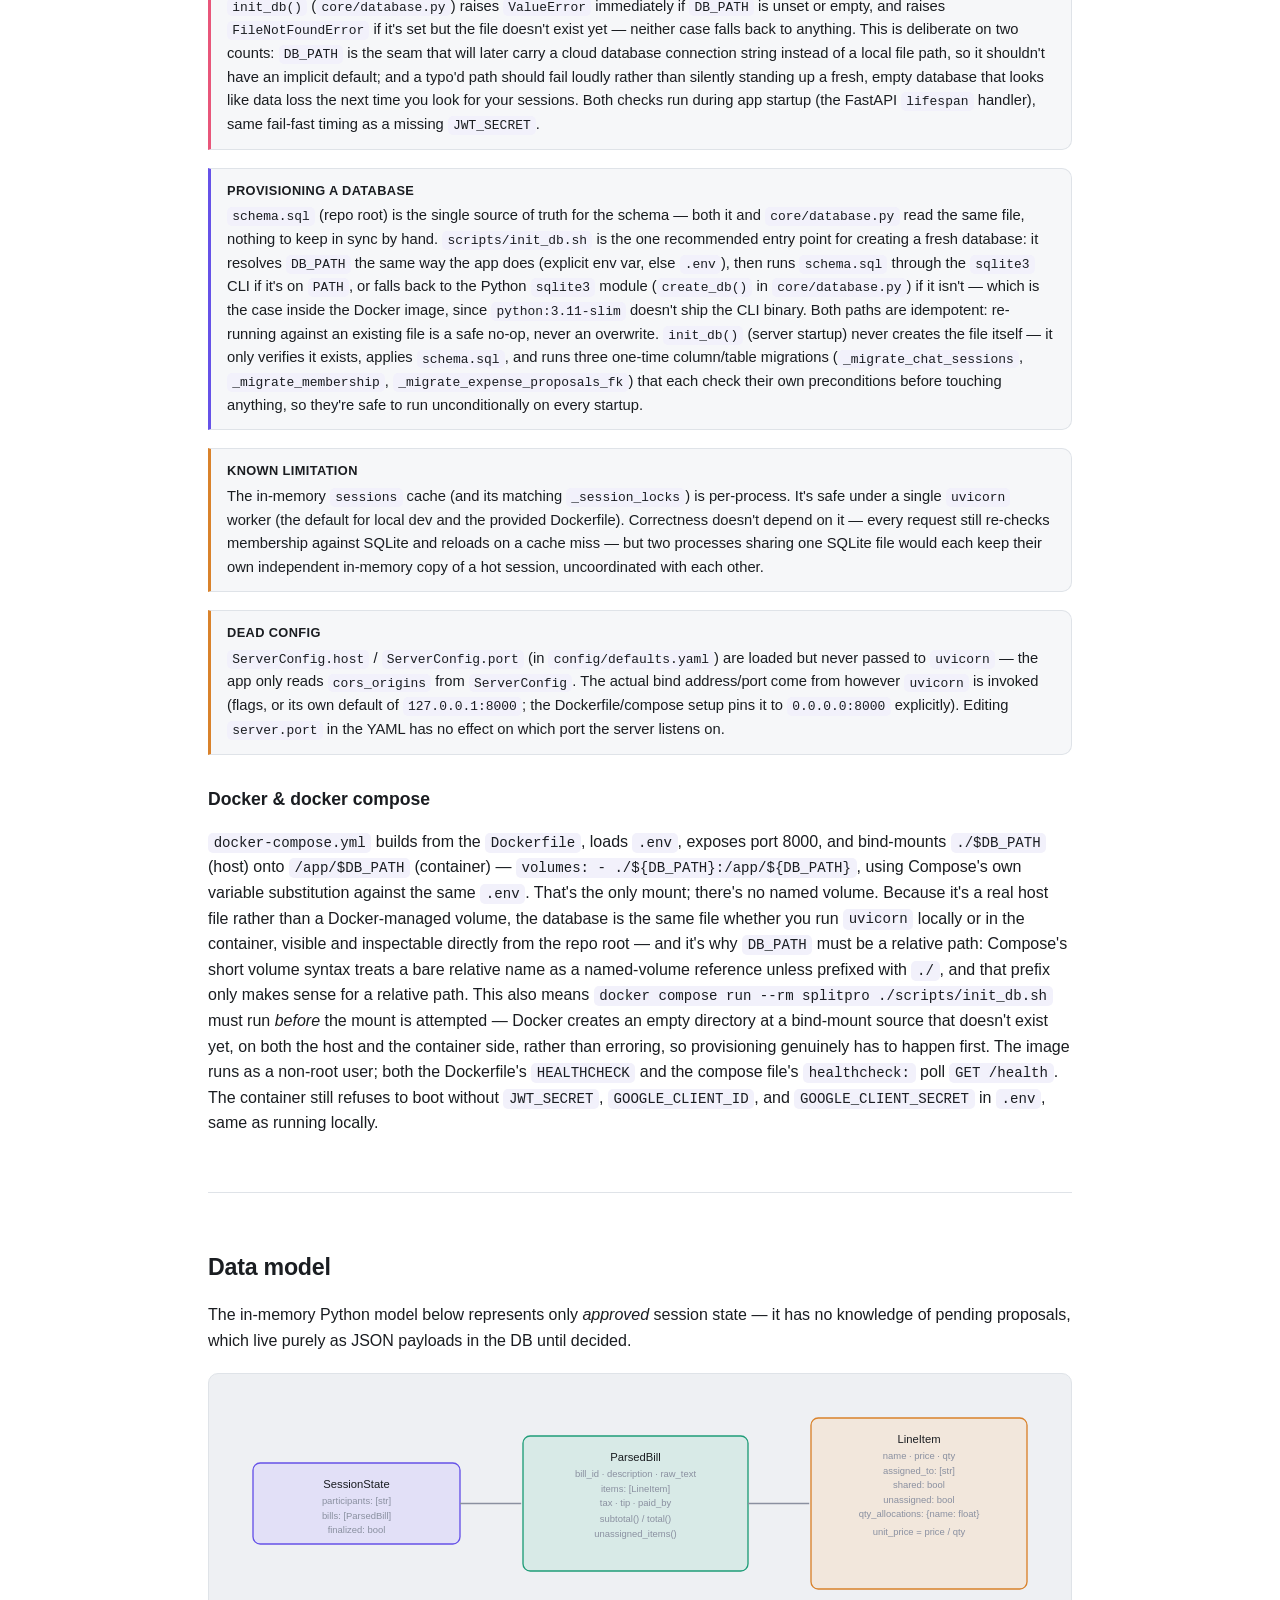
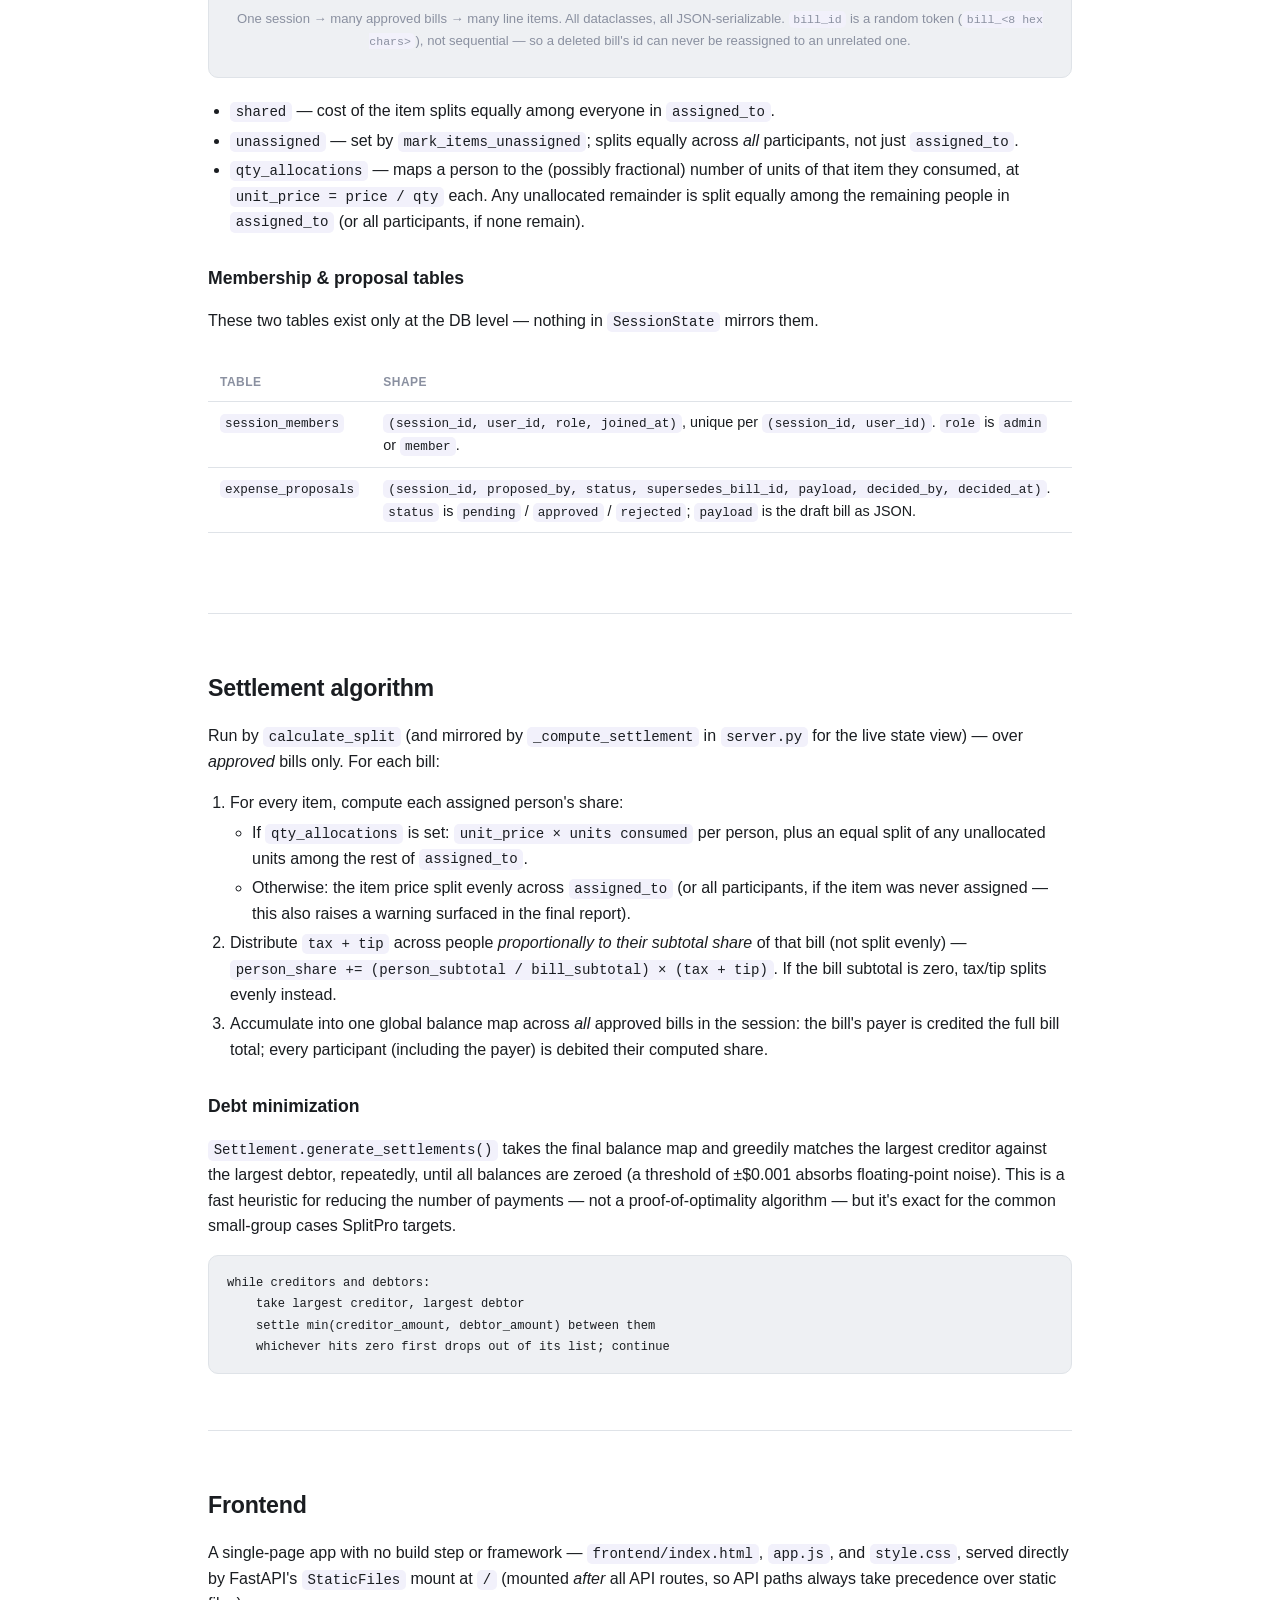
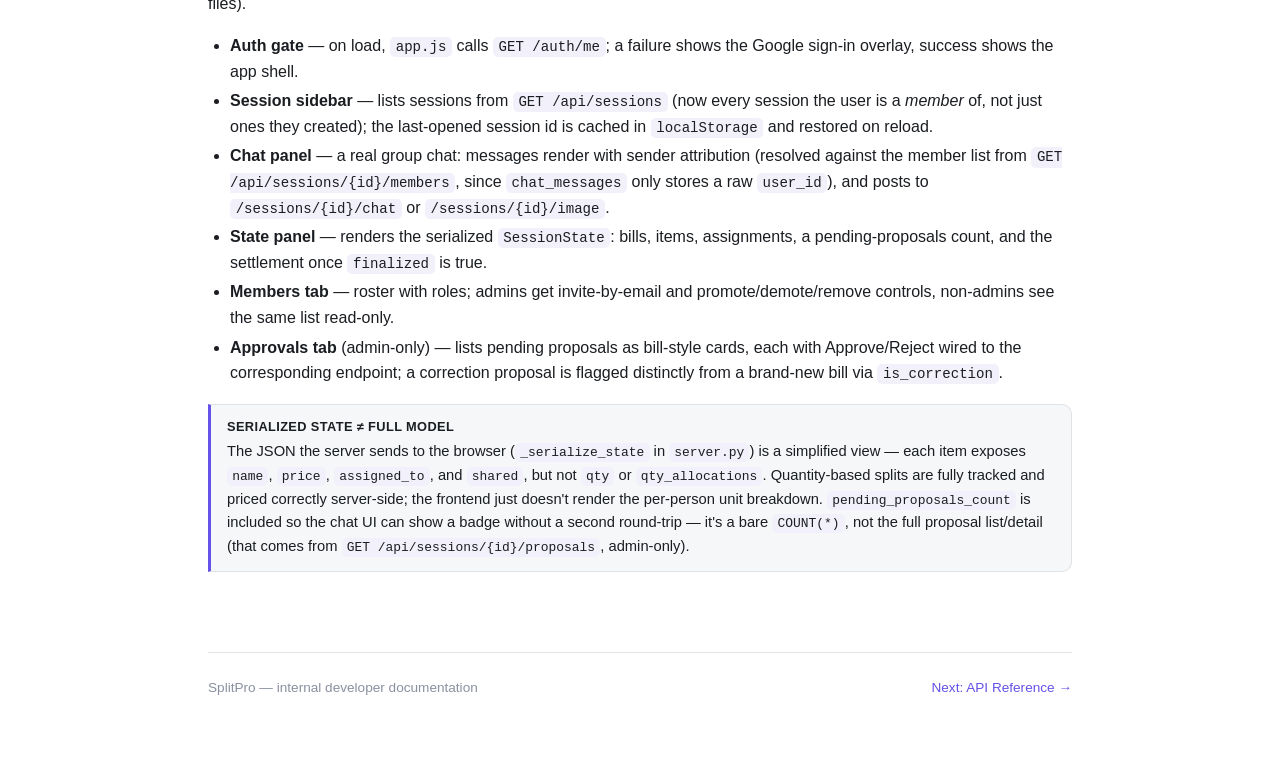
<file: docs/architecture.html>
<!DOCTYPE html>
<html lang="en">
<head>
<meta charset="UTF-8" />
<meta name="viewport" content="width=device-width, initial-scale=1.0" />
<title>Architecture — SplitPro Docs</title>
<link rel="stylesheet" href="assets/docs.css" />
</head>
<body>

<div class="topnav">
  <a class="brand" href="index.html"><span class="mark">🧾</span> SplitPro Docs</a>
  <nav>
    <a href="index.html">Overview</a>
    <a href="architecture.html" class="active">Architecture</a>
    <a href="api.html">API Reference</a>
    <a href="roadmap.html">Roadmap</a>
    <a href="feedback.html">Testing Feedback</a>
    <a href="tasks.html">Task Briefs</a>
  </nav>
  <span class="tag">v0.1.0</span>
</div>

<main class="page">

  <div class="hero">
    <h1>Architecture</h1>
    <p class="lede">How a chat message becomes a settled bill: auth, membership and roles, the agent's
      tool-calling loop, the expense-approval workflow, persistence, and the settlement math.</p>
  </div>

  <h2>Source layout</h2>
  <div class="table-wrap">
  <table>
    <tr><th>Path</th><th>Responsibility</th></tr>
    <tr><td><code>server.py</code></td><td>FastAPI app: OAuth routes, session + membership + proposal CRUD, chat/image endpoints, per-session locking, serves <code>frontend/</code> as static files.</td></tr>
    <tr><td><code>main.py</code></td><td>Standalone CLI — runs <code>ChatAgent</code> in a terminal loop, no server, auth, or multi-user behavior involved.</td></tr>
    <tr><td><code>config.py</code></td><td>Dataclass configs (<code>ChatAgentConfig</code>, <code>ImageAnalyzerConfig</code>, <code>ServerConfig</code>, <code>AuthConfig</code>) loaded from <code>config/defaults.yaml</code> and env vars.</td></tr>
    <tr><td><code>agents/chat_agent.py</code></td><td><code>ChatAgent</code> — the system prompt, the six LangChain tools (now proposal-routing, not direct state mutation), speaker attribution, and the tool-calling loop.</td></tr>
    <tr><td><code>agents/image_analyzer.py</code></td><td><code>ImageAnalyzer</code> — sends an uploaded image to a vision model, parses its JSON response.</td></tr>
    <tr><td><code>agents/llm_factory.py</code></td><td>Builds a LangChain chat model for a given provider (<code>openai</code> / <code>anthropic</code> / <code>google</code>).</td></tr>
    <tr><td><code>core/session_state.py</code></td><td>Data model: <code>LineItem</code>, <code>ParsedBill</code>, <code>SessionState</code> — plus (de)serialization. Represents only <em>approved</em> data; proposals live separately until decided.</td></tr>
    <tr><td><code>core/settlement.py</code></td><td><code>Settlement</code> — greedy debt-minimization + report formatting.</td></tr>
    <tr><td><code>core/auth.py</code></td><td>Google OAuth helpers and JWT create/verify.</td></tr>
    <tr><td><code>core/database.py</code></td><td>SQLite persistence: users, sessions, membership/roles, bills, and the expense-proposal approval workflow.</td></tr>
    <tr><td><code>core/checkpointer.py</code></td><td>LangGraph's own checkpoint persistence for the agent's conversation state — separate connection/tables from <code>core/database.py</code>'s.</td></tr>
    <tr><td><code>frontend/</code></td><td>Single-page vanilla JS/HTML/CSS chat UI, served by the same FastAPI process — group chat with sender attribution, member management, and an approvals tab.</td></tr>
  </table>
  </div>

  <hr class="section" />

  <h2>Authentication</h2>
  <p>
    SplitPro uses Google OAuth (authorization-code flow) for sign-in, and its own signed JWT
    in an <code>httpOnly</code> cookie for session auth on every subsequent request.
  </p>

  <div class="diagram">
    <svg viewBox="0 0 900 300" xmlns="http://www.w3.org/2000/svg">
      <defs>
        <marker id="ah2" markerWidth="8" markerHeight="8" refX="6" refY="3" orient="auto">
          <path d="M0,0 L6,3 L0,6 Z" style="fill: var(--text-faint)"/>
        </marker>
      </defs>

      <rect x="10" y="20" width="140" height="50" rx="8" class="dx-box"/>
      <text x="80" y="50" text-anchor="middle" class="dx-label">Browser</text>

      <rect x="10" y="230" width="140" height="50" rx="8" class="dx-box"/>
      <text x="80" y="260" text-anchor="middle" class="dx-label">Browser</text>

      <rect x="330" y="20" width="220" height="50" rx="8" class="dx-box-accent"/>
      <text x="440" y="50" text-anchor="middle" class="dx-label">GET /auth/google</text>

      <rect x="650" y="20" width="220" height="50" rx="8" class="dx-box-accent3"/>
      <text x="760" y="50" text-anchor="middle" class="dx-label">Google consent screen</text>

      <rect x="330" y="125" width="220" height="70" rx="8" class="dx-box-accent"/>
      <text x="440" y="150" text-anchor="middle" class="dx-label">GET /auth/google/callback</text>
      <text x="440" y="168" text-anchor="middle" class="dx-sub">exchange code → upsert user</text>
      <text x="440" y="184" text-anchor="middle" class="dx-sub">→ sign JWT → set cookie</text>

      <rect x="650" y="130" width="220" height="60" rx="8" class="dx-box"/>
      <text x="760" y="155" text-anchor="middle" class="dx-label">SQLite: users table</text>
      <text x="760" y="173" text-anchor="middle" class="dx-sub">upsert by google_id</text>

      <line x1="150" y1="45" x2="328" y2="45" class="dx-arrow"/>
      <line x1="550" y1="45" x2="648" y2="45" class="dx-arrow"/>
      <line x1="760" y1="70" x2="500" y2="123" class="dx-arrow"/>
      <text x="600" y="105" class="dx-sub">redirect with ?code=</text>
      <line x1="550" y1="160" x2="648" y2="160" class="dx-arrow"/>
      <line x1="330" y1="185" x2="150" y2="250" class="dx-arrow"/>
      <text x="220" y="225" class="dx-sub">302 → / + Set-Cookie: access_token</text>
    </svg>
    <div class="caption">Authorization-code exchange, user upsert, and JWT cookie issuance.</div>
  </div>

  <ul>
    <li><strong>Redirect URI</strong> — <code>GOOGLE_REDIRECT_URI</code> must exactly match an authorized redirect URI configured in the Google Cloud OAuth client. Defaults to <code>http://localhost:8000/auth/google/callback</code>.</li>
    <li><strong>JWT cookie</strong> — name <code>access_token</code>, <code>httpOnly</code>, <code>SameSite=Lax</code>, signed with <code>JWT_SECRET</code> (HS256), payload <code>{"sub": user_id, "exp": ...}</code>. Lifetime is <code>jwt_expire_minutes</code> (default 10080 = 7 days).</li>
    <li><strong>Every protected route</strong> depends on <code>get_current_user</code> (<code>core/auth.py</code>), which reads the cookie, verifies the signature, and returns <code>{"id": user_id}</code> — or raises <code>401</code>. That's deliberately all it returns; anywhere a display name/email is needed (chat attribution, <code>/auth/me</code>), the full row is re-fetched from <code>users</code> by id rather than trusting extra keys on this dict.</li>
    <li><strong>Session access</strong> is a <em>membership</em> question now, not single ownership — see <a href="#membership">Session membership &amp; roles</a> below. <code>_require_member</code>/<code>_require_admin</code> (<code>server.py</code>) check this per request; a valid JWT alone doesn't grant access to a session you're not a member of.</li>
  </ul>

  <div class="callout danger">
    <strong>Startup requirement</strong>
    <code>auth_module.configure(...)</code> runs at import time in <code>server.py</code>, before the app even starts serving. If <code>JWT_SECRET</code>, <code>GOOGLE_CLIENT_ID</code>, or <code>GOOGLE_CLIENT_SECRET</code> are missing, the process raises <code>ValueError</code> and refuses to start — even for local development. The CLI (<code>main.py</code>) has no such requirement; it never imports <code>server.py</code>.
  </div>

  <hr class="section" />

  <h2 id="membership">Session membership &amp; roles</h2>
  <p>
    A session is no longer single-owner. <code>chat_sessions.user_id</code> still records who originally
    created it, but access is governed entirely by the <code>session_members</code> table — a
    <code>(session_id, user_id, role)</code> row per participant, <code>role</code> being
    <code>admin</code> or <code>member</code>. The creator is inserted as <code>admin</code> at session
    creation (<code>POST /api/sessions</code>); every pre-existing session from before this model
    existed was backfilled the same way, once, by <code>_migrate_membership()</code>.
  </p>
  <ul>
    <li><strong>Any member</strong> (admin or not) can chat, view the roster, and rename the session.</li>
    <li><strong>Admin-only</strong>: inviting/removing members, changing roles, deleting the session, and
      deciding expense proposals (see below).</li>
    <li><strong>Last-admin guard</strong> — <code>update_member_role</code>/<code>remove_session_member</code>
      (<code>core/database.py</code>) refuse to demote or remove a session's last remaining admin, raising
      <code>ValueError</code> (surfaced as HTTP <code>400</code>). The check and the write are one atomic
      statement (the admin count is a correlated subquery in the <code>UPDATE</code>/<code>DELETE</code>'s
      own <code>WHERE</code> clause, wrapped in <code>BEGIN IMMEDIATE</code>) rather than a separate
      SELECT-then-write — a check-then-act split here would let two concurrent demotions both read "2
      admins" and both proceed, leaving zero.</li>
    <li><strong>Invite by email</strong> — <code>POST /api/sessions/{id}/members</code> looks the target up
      by <code>get_user_by_email()</code> (case-insensitive), which only finds someone who has signed in at
      least once; there's no invite-a-stranger flow. Re-inviting an existing member is an idempotent
      no-op, not an error — <code>add_session_member</code> does the existence check and insert as one
      <code>INSERT ... ON CONFLICT DO NOTHING</code> statement for the same check-then-act reason as above.</li>
  </ul>

  <hr class="section" />

  <h2>The agent tool-calling loop</h2>
  <p>
    Each session owns one <code>ChatAgent</code> instance. The agent doesn't parse bills or do arithmetic
    itself — it's an LLM bound to six Python functions ("tools"). Critically, these tools no longer mutate
    the shared <code>SessionState</code> directly for anything new or changed: <code>SessionState</code>
    represents only <em>approved</em> data, and every new or edited bill is staged as an
    <code>expense_proposals</code> row instead, materialized into <code>SessionState</code>/the DB only once
    an admin approves it (see <a href="#approvals">Expense proposal approval</a> below).
    <code>calculate_split</code> is the one tool that still reads <code>SessionState</code> directly, since
    it only ever needs to see approved bills.
  </p>

  <div class="diagram">
    <svg viewBox="0 0 900 260" xmlns="http://www.w3.org/2000/svg">
      <rect x="20" y="100" width="170" height="60" rx="8" class="dx-box"/>
      <text x="105" y="135" text-anchor="middle" class="dx-label">User message</text>

      <rect x="240" y="20" width="220" height="60" rx="8" class="dx-box-accent"/>
      <text x="350" y="45" text-anchor="middle" class="dx-label">Build prompt</text>
      <text x="350" y="63" text-anchor="middle" class="dx-sub">system prompt + state_summary() + pending proposals</text>

      <rect x="240" y="180" width="220" height="60" rx="8" class="dx-box-accent"/>
      <text x="350" y="205" text-anchor="middle" class="dx-label">llm_with_tools.invoke()</text>
      <text x="350" y="223" text-anchor="middle" class="dx-sub">up to max_iterations turns</text>

      <rect x="530" y="100" width="180" height="60" rx="8" class="dx-box-accent2"/>
      <text x="620" y="127" text-anchor="middle" class="dx-label">tool_calls?</text>
      <text x="620" y="145" text-anchor="middle" class="dx-sub">yes → execute · no → return</text>

      <rect x="750" y="20" width="140" height="60" rx="8" class="dx-box"/>
      <text x="820" y="45" text-anchor="middle" class="dx-label">Run tool(s)</text>
      <text x="820" y="63" text-anchor="middle" class="dx-sub">stage/update a proposal</text>

      <rect x="750" y="180" width="140" height="60" rx="8" class="dx-box"/>
      <text x="820" y="205" text-anchor="middle" class="dx-label">Final reply</text>
      <text x="820" y="223" text-anchor="middle" class="dx-sub">to user</text>

      <line x1="190" y1="130" x2="238" y2="60" class="dx-arrow"/>
      <line x1="350" y1="80" x2="350" y2="178" class="dx-arrow"/>
      <line x1="460" y1="130" x2="528" y2="130" class="dx-arrow"/>
      <line x1="710" y1="115" x2="748" y2="60" class="dx-arrow"/>
      <line x1="820" y1="80" x2="820" y2="178" class="dx-arrow-accent" style="stroke:var(--text-faint)"/>
      <text x="835" y="130" class="dx-sub" transform="rotate(90 835 130)">loop</text>
      <line x1="710" y1="145" x2="748" y2="200" class="dx-arrow"/>
    </svg>
    <div class="caption">One <code>agent.chat()</code> call: rebuild the prompt from live state + pending proposals every turn, let the model call tools, feed results back, repeat.</div>
  </div>

  <h3>The six tools</h3>
  <div class="table-wrap">
  <table>
    <tr><th>Tool</th><th>Purpose</th></tr>
    <tr><td><code>add_bill</code></td><td>Parses bill text/items into a draft and stages it as a <em>new</em> <code>expense_proposals</code> row — never appends directly to <code>SessionState.bills</code>.</td></tr>
    <tr><td><code>set_participants</code></td><td>Sets the full list of people splitting the bill(s). Names are normalized with <code>.strip().title()</code>. Unchanged by the proposal system — this is session-level metadata, not a bill.</td></tr>
    <tr><td><code>assign_items</code></td><td>Assigns items to specific people (equal or quantity-based splits, including fractional units). Routes through the pending-proposal-or-correction logic below rather than mutating a bill in place.</td></tr>
    <tr><td><code>mark_items_unassigned</code></td><td>Marks items to be split equally across <em>all</em> participants. Same proposal-routing as <code>assign_items</code>.</td></tr>
    <tr><td><code>set_payer</code></td><td>Records who fronted the money for a bill. Same proposal-routing as <code>assign_items</code>.</td></tr>
    <tr><td><code>calculate_split</code></td><td>Computes per-person balances across all <em>approved</em> bills, distributes tax/tip proportionally, generates the minimal settlement, and marks the session <code>finalized</code>. Only tool that reads <code>SessionState</code> directly — nothing here goes through the proposal system.</td></tr>
  </table>
  </div>

  <h4>How a bill-changing tool decides where an edit goes</h4>
  <p>
    <code>assign_items</code>, <code>set_payer</code>, and <code>mark_items_unassigned</code> all funnel
    through the same resolution logic (<code>_load_bill_for_edit</code> / <code>_persist_edit</code> in
    <code>agents/chat_agent.py</code>) to decide what a given <code>bill_id</code> actually refers to:
  </p>
  <ul>
    <li><strong>A still-pending proposal exists for that <code>bill_id</code></strong>
      (<code>_find_pending_proposal</code>) — the edit mutates that proposal's payload in place via
      <code>db.update_proposal_payload()</code>. No new approval cycle; it's still the same unreviewed
      draft.</li>
    <li><strong>No pending proposal, but an approved bill with that <code>bill_id</code> exists</strong> in
      <code>SessionState</code> — this is a <em>correction</em>. A fresh snapshot of the approved bill is
      taken, the edit applied to the snapshot, and the result staged as a <em>new</em>
      <code>expense_proposals</code> row (<code>supersedes_bill_id</code> set to that bill's DB row id at
      creation time). The original approved bill is untouched until this new proposal is itself approved.</li>
    <li><strong>Neither</strong> — the tool returns a "bill not found" error, listing known bill ids from
      both approved bills and still-pending proposals (<code>_known_bill_ids</code>), so a bill the model
      just proposed doesn't vanish from that list before it's approved.</li>
  </ul>
  <p>
    The one subtlety in the correction path: <code>supersedes_bill_id</code> is <em>not</em> trusted at
    decision time, because its foreign key is <code>ON DELETE SET NULL</code> (needed so the bill
    delete-and-reinsert on every normal save doesn't violate it) — it routinely goes stale before a
    proposal is decided, sometimes within the same turn that created it.
    <code>decide_proposal()</code> re-resolves the real target fresh, by the natural key
    <code>(session_id, payload["bill_id"])</code>, which is stable across that churn. Whether a given
    proposal <em>is</em> a correction, for display purposes (e.g. flagging it to an admin reviewing the
    queue), is likewise computed fresh at read time (<code>is_correction</code>/<code>_is_correction()</code>)
    rather than read off that same unreliable column.
  </p>

  <h3>Speaker attribution</h3>
  <p>
    A session can have several real people messaging it, not just one. <code>ChatAgent.chat()</code> takes
    optional <code>speaker_name</code>/<code>speaker_user_id</code> params — when given,
    <code>speaker_name</code> is prefixed onto the message content (e.g. <code>"[Alice] we had pizza"</code>,
    see the system prompt's "Group chat" section) so the model can track who said what, and
    <code>speaker_user_id</code> drives which user a staged proposal is attributed to.
  </p>
  <div class="callout warn">
    <strong>Why this is threaded through <code>RunnableConfig</code>, not stored on <code>self</code></strong>
    An earlier version stored the current turn's <code>speaker_user_id</code> as a plain attribute on the
    <code>ChatAgent</code> instance. Since <code>server.py</code> caches one <code>ChatAgent</code> per
    session and reuses it across requests, two real concurrent senders in the same session could race:
    whichever request's assignment to that attribute happened last would "win" for both turns' tool
    calls, misattributing one person's proposal to the other. The fix was to stop storing it on
    <code>self</code> entirely — <code>speaker_user_id</code> is threaded through LangGraph's own
    per-invocation <code>RunnableConfig</code> instead (<code>_speaker_user_id(config)</code>), which
    LangGraph builds fresh for each <code>chat()</code> call and passes down to every tool/node
    invocation for that call specifically. Verified with forced-interleaving concurrency tests (two real
    threads, one deliberately stalled mid-call) before and after the fix.
  </div>
  <p>
    The CLI (<code>main.py</code>) never passes either parameter — with both <code>None</code>, message
    content is unprefixed and every tool takes its direct, non-proposal-routing branch exactly as it did
    before the approval system existed. This is deliberate: the CLI has no sessions, no membership, and no
    admin to approve anything.
  </p>

  <p>
    <code>max_iterations</code> (default 10, from <code>ChatAgentConfig</code>) bounds how many
    model calls a single user turn can trigger. If the model keeps calling tools without ever
    returning plain text within that budget, the agent gives up with a generic
    "having trouble processing that" reply.
  </p>

  <hr class="section" />

  <h2 id="approvals">Expense proposal approval workflow</h2>
  <p>
    <code>expense_proposals</code> is a staging table — a draft that hasn't affected anyone's balance yet.
    Its <code>payload</code> column mirrors the shape of a bill (<code>bill_id</code>,
    <code>description</code>, <code>raw_text</code>, <code>items[]</code>, <code>tax</code>,
    <code>tip</code>, <code>paid_by</code>) as JSON, since it isn't materialized into
    <code>bills</code>/<code>bill_items</code> until approved.
  </p>
  <div class="kv">
    <dt>Created</dt><dd>A bill-changing tool call with no existing approved bill to correct —
      <code>db.create_proposal()</code>, status <code>pending</code>.</dd>
    <dt>Edited while pending</dt><dd>A further tool call against the same still-pending <code>bill_id</code>
      — <code>db.update_proposal_payload()</code> overwrites the payload in place; no new row.</dd>
    <dt>Approved</dt><dd><code>POST /api/sessions/{id}/proposals/{id}/approve</code> (admin only) →
      <code>decide_proposal(..., "approved")</code> — inserts a new <code>bills</code> row, or (for a
      correction) updates the existing one and replaces its <code>bill_items</code>, all in one
      transaction. <code>status</code> becomes <code>approved</code> and can never be decided again.</dd>
    <dt>Rejected</dt><dd><code>POST .../reject</code> → <code>status</code> becomes <code>rejected</code>;
      nothing is written to <code>bills</code>/<code>bill_items</code>.</dd>
  </div>
  <p>
    <code>decide_proposal()</code>'s own guard against being decided twice is folded into the UPDATE
    itself (<code>WHERE id = ? AND status = 'pending'</code>, rowcount checked) rather than a prior SELECT
    — the same check-then-act hazard as the membership guards above: two concurrent decisions on the same
    proposal could otherwise both observe <code>pending</code> and both proceed, the second hitting the
    <code>bills</code> table's <code>UNIQUE(session_id, bill_id)</code> constraint. A single
    <code>UPDATE</code> can't be interleaved with another writer, so exactly one caller ever wins the claim
    — the other gets a <code>ValueError</code>, surfaced by <code>server.py</code> as HTTP <code>409</code>
    (a conflict with current state, not a missing resource).
  </p>

  <div class="callout warn">
    <strong>Approving/rejecting must evict the cached agent in the same locked step as the DB write</strong>
    <code>approve_proposal</code>/<code>reject_proposal</code> pop the session's entry from
    <code>server.py</code>'s in-memory <code>sessions</code> cache immediately after
    <code>decide_proposal()</code> succeeds, inside the same <code>with _get_session_lock(session_id):</code>
    block. Doing the DB write first and evicting afterward (outside the lock, or in a separate locked step)
    leaves a window where a concurrent chat turn can grab the lock, find the still-cached pre-approval
    agent, and complete its own write-through save — silently overwriting the just-approved bill with the
    stale in-memory state. This was a real bug, caught and fixed during testing; eviction now happens
    atomically with the write that makes it necessary, mirroring how <code>delete_session</code> already
    combined its DB delete and cache-pop into one locked step.
  </div>

  <hr class="section" />

  <h2>Concurrency: per-session locking</h2>
  <p>
    A session can have multiple real concurrent senders now, so <code>server.py</code> keeps one
    <code>threading.Lock</code> per <code>session_id</code> (<code>_session_locks</code>,
    get-or-created via <code>_get_session_lock()</code>, dropped via <code>_drop_session_lock()</code>
    once a session is deleted so the dict doesn't grow unboundedly over a long-running process).
  </p>
  <p>
    <code>_run_chat_turn()</code> wraps the <em>entire</em> turn in this lock — agent lookup/construction,
    <code>agent.chat()</code>, persistence, and the state snapshot returned to the caller — not just the
    model call. This matters because <code>_get_agent()</code>'s cache-miss path (construct a new
    <code>ChatAgent</code>, cache it) is itself an unsynchronized check-then-act: two first-touch requests
    for the same brand-new session could otherwise each build an independent agent/state object before
    either took the lock, and whichever saved last would silently discard the other's bill. The state
    snapshot must likewise be read before the lock releases, or a concurrent turn could mutate
    <code>agent.state</code> in the gap between this turn's unlock and its own serialization.
  </p>
  <p>
    <code>GET /sessions/{id}/state</code> takes the same lock for the same reason (an unlocked read could
    race a concurrent mutation, or redundantly construct a second agent on a cache miss). Session deletion
    and proposal decisions take it too, for the reasons described above.
  </p>
  <div class="callout warn">
    <strong><code>upload_image</code> needs <code>asyncio.to_thread</code>, not just the lock</strong>
    <code>upload_image</code> is an <code>async def</code> endpoint, but both the vision-model call
    (<code>analyzer.analyze()</code>) and <code>_run_chat_turn()</code> (which holds a plain, blocking
    <code>threading.Lock</code>) are synchronous. Calling either directly from the coroutine would block
    FastAPI's single event-loop thread for their full duration — stalling <em>every</em> request the
    process is serving, not just this one. Both are run via <code>await asyncio.to_thread(...)</code> so
    lock contention or a slow vision-model call on one session can't freeze the app for everyone else.
  </div>

  <hr class="section" />

  <h2>Receipt images</h2>
  <p>
    Image upload doesn't bypass the chat agent — it feeds it. <code>POST /sessions/{id}/image</code>
    sends the uploaded bytes to <code>ImageAnalyzer</code>, which prompts a vision-capable model to
    classify the image and, if it's a bill, transcribe it to text. That transcription (or a
    "this isn't a receipt" description) is then wrapped as a synthetic user message and passed
    straight into the same <code>agent.chat()</code> loop described above — so the model still decides
    whether to call <code>add_bill</code>, and the result is staged as a proposal exactly like a
    pasted-text bill would be.
  </p>
  <ul>
    <li>The vision request format differs by provider: OpenAI/Google use <code>image_url</code> content blocks (base64 data URI); Anthropic uses its native <code>image</code> content block.</li>
    <li>The model is asked to return strict JSON (<code>is_bill</code>, <code>description</code>, <code>message</code>, <code>bill_text</code>); markdown code fences are stripped before parsing, and a JSON decode failure is treated as "not a bill" rather than raising.</li>
  </ul>

  <hr class="section" />

  <h2>Session persistence</h2>
  <p>
    Conversation memory and bill-splitting state are deliberately kept in two separate systems, each
    the source of truth for its own half:
  </p>
  <ol>
    <li><strong>The chat conversation itself</strong> (every message, tool call, and tool result) lives in
      LangGraph's own checkpoint tables, managed entirely by <code>core/checkpointer.py</code>'s
      <code>SqliteSaver</code>, keyed by <code>thread_id = session_id</code>. <code>ChatAgent</code> never
      serializes or restores this by hand — LangGraph's <code>graph.invoke()</code> picks it up
      transparently on the next call for that thread.</li>
    <li><strong>Approved bill-splitting data</strong> (<code>SessionState</code>: participants, approved
      bills/items, <code>finalized</code>) lives in the normalized tables below, written through to SQLite
      after every turn.</li>
    <li><strong>An in-memory cache in <code>server.py</code></strong> — <code>sessions: dict[str, ChatAgent]</code>,
      scoped to the running process, guarded by the per-session locks described above.</li>
  </ol>

  <div class="kv">
    <dt>Cache hit</dt><dd>Request arrives → session already in the <code>sessions</code> dict → used directly (under the session's lock).</dd>
    <dt>Cache miss</dt><dd><code>_get_agent()</code> constructs a fresh <code>ChatAgent</code> (its LangGraph graph resumes conversation automatically via the checkpointer) and loads <code>SessionState</code> from the normalized tables via <code>load_session_state()</code>/<code>SessionState.from_dict()</code>.</dd>
    <dt>After every turn</dt><dd><code>_save_agent()</code> → <code>save_session_state()</code> deletes and reinserts participants/bills/bill_items/settlements for the session from the current (approved-only) <code>SessionState</code>. The session is auto-renamed to the first bill's description the moment <code>SessionState.bills</code> grows.</dd>
  </div>

  <div class="callout warn">
    <strong>Known gap: auto-rename doesn't fire while a bill is only pending</strong>
    The rename trigger above checks <code>len(state.bills)</code> growing — true before the proposal
    system existed, when <code>add_bill</code> appended straight to <code>SessionState.bills</code>. Now a
    new bill only reaches <code>SessionState.bills</code> once an admin approves it, so a session with an
    unapproved bill sitting pending never gets auto-renamed. Tracked in
    <a href="feedback.html">Testing Feedback</a> as a confirmed regression, not yet fixed.
  </div>

  <div class="callout danger">
    <strong>DB_PATH is required, and the file is never auto-created</strong>
    <code>init_db()</code> (<code>core/database.py</code>) raises <code>ValueError</code> immediately if
    <code>DB_PATH</code> is unset or empty, and raises <code>FileNotFoundError</code> if it's set but
    the file doesn't exist yet — neither case falls back to anything. This is deliberate on two
    counts: <code>DB_PATH</code> is the seam that will later carry a cloud database connection
    string instead of a local file path, so it shouldn't have an implicit default; and a typo'd
    path should fail loudly rather than silently standing up a fresh, empty database that looks
    like data loss the next time you look for your sessions. Both checks run during app startup
    (the FastAPI <code>lifespan</code> handler), same fail-fast timing as a missing
    <code>JWT_SECRET</code>.
  </div>

  <div class="callout">
    <strong>Provisioning a database</strong>
    <code>schema.sql</code> (repo root) is the single source of truth for the schema — both it
    and <code>core/database.py</code> read the same file, nothing to keep in sync by hand.
    <code>scripts/init_db.sh</code> is the one recommended entry point for creating a fresh
    database: it resolves <code>DB_PATH</code> the same way the app does (explicit env var, else
    <code>.env</code>), then runs <code>schema.sql</code> through the <code>sqlite3</code> CLI if
    it's on <code>PATH</code>, or falls back to the Python <code>sqlite3</code> module
    (<code>create_db()</code> in <code>core/database.py</code>) if it isn't — which is the case
    inside the Docker image, since <code>python:3.11-slim</code> doesn't ship the CLI binary. Both
    paths are idempotent: re-running against an existing file is a safe no-op, never an
    overwrite. <code>init_db()</code> (server startup) never creates the file itself — it only
    verifies it exists, applies <code>schema.sql</code>, and runs three one-time column/table
    migrations (<code>_migrate_chat_sessions</code>, <code>_migrate_membership</code>,
    <code>_migrate_expense_proposals_fk</code>) that each check their own preconditions before
    touching anything, so they're safe to run unconditionally on every startup.
  </div>

  <div class="callout warn">
    <strong>Known limitation</strong>
    The in-memory <code>sessions</code> cache (and its matching <code>_session_locks</code>) is
    per-process. It's safe under a single <code>uvicorn</code> worker (the default for local dev and the
    provided Dockerfile). Correctness doesn't depend on it — every request still re-checks membership
    against SQLite and reloads on a cache miss — but two processes sharing one SQLite file would each keep
    their own independent in-memory copy of a hot session, uncoordinated with each other.
  </div>

  <div class="callout warn">
    <strong>Dead config</strong>
    <code>ServerConfig.host</code> / <code>ServerConfig.port</code> (in <code>config/defaults.yaml</code>) are loaded
    but never passed to <code>uvicorn</code> — the app only reads <code>cors_origins</code> from
    <code>ServerConfig</code>. The actual bind address/port come from however <code>uvicorn</code> is invoked
    (flags, or its own default of <code>127.0.0.1:8000</code>; the Dockerfile/compose setup pins it to
    <code>0.0.0.0:8000</code> explicitly). Editing <code>server.port</code> in the YAML has no effect on
    which port the server listens on.
  </div>

  <h3>Docker &amp; docker compose</h3>
  <p>
    <code>docker-compose.yml</code> builds from the <code>Dockerfile</code>, loads <code>.env</code>, exposes
    port 8000, and bind-mounts <code>./$DB_PATH</code> (host) onto <code>/app/$DB_PATH</code>
    (container) — <code>volumes: - ./${DB_PATH}:/app/${DB_PATH}</code>, using Compose's own
    variable substitution against the same <code>.env</code>. That's the only mount; there's no
    named volume. Because it's a real host file rather than a Docker-managed volume, the database
    is the same file whether you run <code>uvicorn</code> locally or in the container, visible
    and inspectable directly from the repo root — and it's why <code>DB_PATH</code> must be a
    relative path: Compose's short volume syntax treats a bare relative name as a named-volume
    reference unless prefixed with <code>./</code>, and that prefix only makes sense for a
    relative path. This also means <code>docker compose run --rm splitpro ./scripts/init_db.sh</code>
    must run <em>before</em> the mount is attempted — Docker creates an empty directory at a
    bind-mount source that doesn't exist yet, on both the host and the container side, rather
    than erroring, so provisioning genuinely has to happen first. The image runs as a non-root
    user; both the Dockerfile's <code>HEALTHCHECK</code> and the compose file's
    <code>healthcheck:</code> poll <code>GET /health</code>. The container still refuses to boot
    without <code>JWT_SECRET</code>, <code>GOOGLE_CLIENT_ID</code>, and
    <code>GOOGLE_CLIENT_SECRET</code> in <code>.env</code>, same as running locally.
  </p>

  <hr class="section" />

  <h2>Data model</h2>
  <p>The in-memory Python model below represents only <em>approved</em> session state — it has no
    knowledge of pending proposals, which live purely as JSON payloads in the DB until decided.</p>
  <div class="diagram">
    <svg viewBox="0 0 900 220" xmlns="http://www.w3.org/2000/svg">
      <rect x="20" y="70" width="230" height="90" rx="8" class="dx-box-accent"/>
      <text x="135" y="98" text-anchor="middle" class="dx-label">SessionState</text>
      <text x="135" y="116" text-anchor="middle" class="dx-sub">participants: [str]</text>
      <text x="135" y="132" text-anchor="middle" class="dx-sub">bills: [ParsedBill]</text>
      <text x="135" y="148" text-anchor="middle" class="dx-sub">finalized: bool</text>

      <line x1="250" y1="115" x2="318" y2="115" class="dx-arrow"/>

      <rect x="320" y="40" width="250" height="150" rx="8" class="dx-box-accent2"/>
      <text x="445" y="68" text-anchor="middle" class="dx-label">ParsedBill</text>
      <text x="445" y="86" text-anchor="middle" class="dx-sub">bill_id · description · raw_text</text>
      <text x="445" y="102" text-anchor="middle" class="dx-sub">items: [LineItem]</text>
      <text x="445" y="118" text-anchor="middle" class="dx-sub">tax · tip · paid_by</text>
      <text x="445" y="136" text-anchor="middle" class="dx-sub">subtotal() / total()</text>
      <text x="445" y="152" text-anchor="middle" class="dx-sub">unassigned_items()</text>

      <line x1="570" y1="115" x2="638" y2="115" class="dx-arrow"/>

      <rect x="640" y="20" width="240" height="190" rx="8" class="dx-box-accent3"/>
      <text x="760" y="48" text-anchor="middle" class="dx-label">LineItem</text>
      <text x="760" y="66" text-anchor="middle" class="dx-sub">name · price · qty</text>
      <text x="760" y="82" text-anchor="middle" class="dx-sub">assigned_to: [str]</text>
      <text x="760" y="98" text-anchor="middle" class="dx-sub">shared: bool</text>
      <text x="760" y="114" text-anchor="middle" class="dx-sub">unassigned: bool</text>
      <text x="760" y="130" text-anchor="middle" class="dx-sub">qty_allocations: {name: float}</text>
      <text x="760" y="150" text-anchor="middle" class="dx-sub">unit_price = price / qty</text>
    </svg>
    <div class="caption">One session → many approved bills → many line items. All dataclasses, all JSON-serializable. <code>bill_id</code> is a random token (<code>bill_&lt;8 hex chars&gt;</code>), not sequential — so a deleted bill's id can never be reassigned to an unrelated one.</div>
  </div>

  <ul>
    <li><code>shared</code> — cost of the item splits equally among everyone in <code>assigned_to</code>.</li>
    <li><code>unassigned</code> — set by <code>mark_items_unassigned</code>; splits equally across <em>all</em> participants, not just <code>assigned_to</code>.</li>
    <li><code>qty_allocations</code> — maps a person to the (possibly fractional) number of units of that item they consumed, at <code>unit_price = price / qty</code> each. Any unallocated remainder is split equally among the remaining people in <code>assigned_to</code> (or all participants, if none remain).</li>
  </ul>

  <h3>Membership &amp; proposal tables</h3>
  <p>These two tables exist only at the DB level — nothing in <code>SessionState</code> mirrors them.</p>
  <div class="table-wrap">
  <table>
    <tr><th>Table</th><th>Shape</th></tr>
    <tr><td><code>session_members</code></td><td><code>(session_id, user_id, role, joined_at)</code>, unique per <code>(session_id, user_id)</code>. <code>role</code> is <code>admin</code> or <code>member</code>.</td></tr>
    <tr><td><code>expense_proposals</code></td><td><code>(session_id, proposed_by, status, supersedes_bill_id, payload, decided_by, decided_at)</code>. <code>status</code> is <code>pending</code> / <code>approved</code> / <code>rejected</code>; <code>payload</code> is the draft bill as JSON.</td></tr>
  </table>
  </div>

  <hr class="section" />

  <h2>Settlement algorithm</h2>
  <p>Run by <code>calculate_split</code> (and mirrored by <code>_compute_settlement</code> in <code>server.py</code> for the live state view) — over <em>approved</em> bills only. For each bill:</p>
  <ol>
    <li>For every item, compute each assigned person's share:
      <ul>
        <li>If <code>qty_allocations</code> is set: <code>unit_price × units consumed</code> per person, plus an equal split of any unallocated units among the rest of <code>assigned_to</code>.</li>
        <li>Otherwise: the item price split evenly across <code>assigned_to</code> (or all participants, if the item was never assigned — this also raises a warning surfaced in the final report).</li>
      </ul>
    </li>
    <li>Distribute <code>tax + tip</code> across people <em>proportionally to their subtotal share</em> of that bill (not split evenly) — <code>person_share += (person_subtotal / bill_subtotal) × (tax + tip)</code>. If the bill subtotal is zero, tax/tip splits evenly instead.</li>
    <li>Accumulate into one global balance map across <em>all</em> approved bills in the session: the bill's payer is credited the full bill total; every participant (including the payer) is debited their computed share.</li>
  </ol>

  <h3>Debt minimization</h3>
  <p>
    <code>Settlement.generate_settlements()</code> takes the final balance map and greedily matches the
    largest creditor against the largest debtor, repeatedly, until all balances are zeroed
    (a threshold of ±$0.001 absorbs floating-point noise). This is a fast heuristic for reducing
    the number of payments — not a proof-of-optimality algorithm — but it's exact for the common
    small-group cases SplitPro targets.
  </p>

  <pre><code>while creditors and debtors:
    take largest creditor, largest debtor
    settle min(creditor_amount, debtor_amount) between them
    whichever hits zero first drops out of its list; continue</code></pre>

  <hr class="section" />

  <h2>Frontend</h2>
  <p>
    A single-page app with no build step or framework — <code>frontend/index.html</code>,
    <code>app.js</code>, and <code>style.css</code>, served directly by FastAPI's
    <code>StaticFiles</code> mount at <code>/</code> (mounted <em>after</em> all API routes, so API paths
    always take precedence over static files).
  </p>
  <ul>
    <li><strong>Auth gate</strong> — on load, <code>app.js</code> calls <code>GET /auth/me</code>; a failure shows the Google sign-in overlay, success shows the app shell.</li>
    <li><strong>Session sidebar</strong> — lists sessions from <code>GET /api/sessions</code> (now every session the user is a <em>member</em> of, not just ones they created); the last-opened session id is cached in <code>localStorage</code> and restored on reload.</li>
    <li><strong>Chat panel</strong> — a real group chat: messages render with sender attribution (resolved against the member list from <code>GET /api/sessions/{id}/members</code>, since <code>chat_messages</code> only stores a raw <code>user_id</code>), and posts to <code>/sessions/{id}/chat</code> or <code>/sessions/{id}/image</code>.</li>
    <li><strong>State panel</strong> — renders the serialized <code>SessionState</code>: bills, items, assignments, a pending-proposals count, and the settlement once <code>finalized</code> is true.</li>
    <li><strong>Members tab</strong> — roster with roles; admins get invite-by-email and promote/demote/remove controls, non-admins see the same list read-only.</li>
    <li><strong>Approvals tab</strong> (admin-only) — lists pending proposals as bill-style cards, each with Approve/Reject wired to the corresponding endpoint; a correction proposal is flagged distinctly from a brand-new bill via <code>is_correction</code>.</li>
  </ul>

  <div class="callout">
    <strong>Serialized state ≠ full model</strong>
    The JSON the server sends to the browser (<code>_serialize_state</code> in <code>server.py</code>) is a
    simplified view — each item exposes <code>name</code>, <code>price</code>, <code>assigned_to</code>, and
    <code>shared</code>, but not <code>qty</code> or <code>qty_allocations</code>. Quantity-based splits are fully
    tracked and priced correctly server-side; the frontend just doesn't render the per-person unit
    breakdown. <code>pending_proposals_count</code> is included so the chat UI can show a badge without a
    second round-trip — it's a bare <code>COUNT(*)</code>, not the full proposal list/detail (that comes
    from <code>GET /api/sessions/{id}/proposals</code>, admin-only).
  </div>

  <div class="footer">
    <span>SplitPro — internal developer documentation</span>
    <a href="api.html">Next: API Reference →</a>
  </div>

</main>
</body>
</html>
</file>
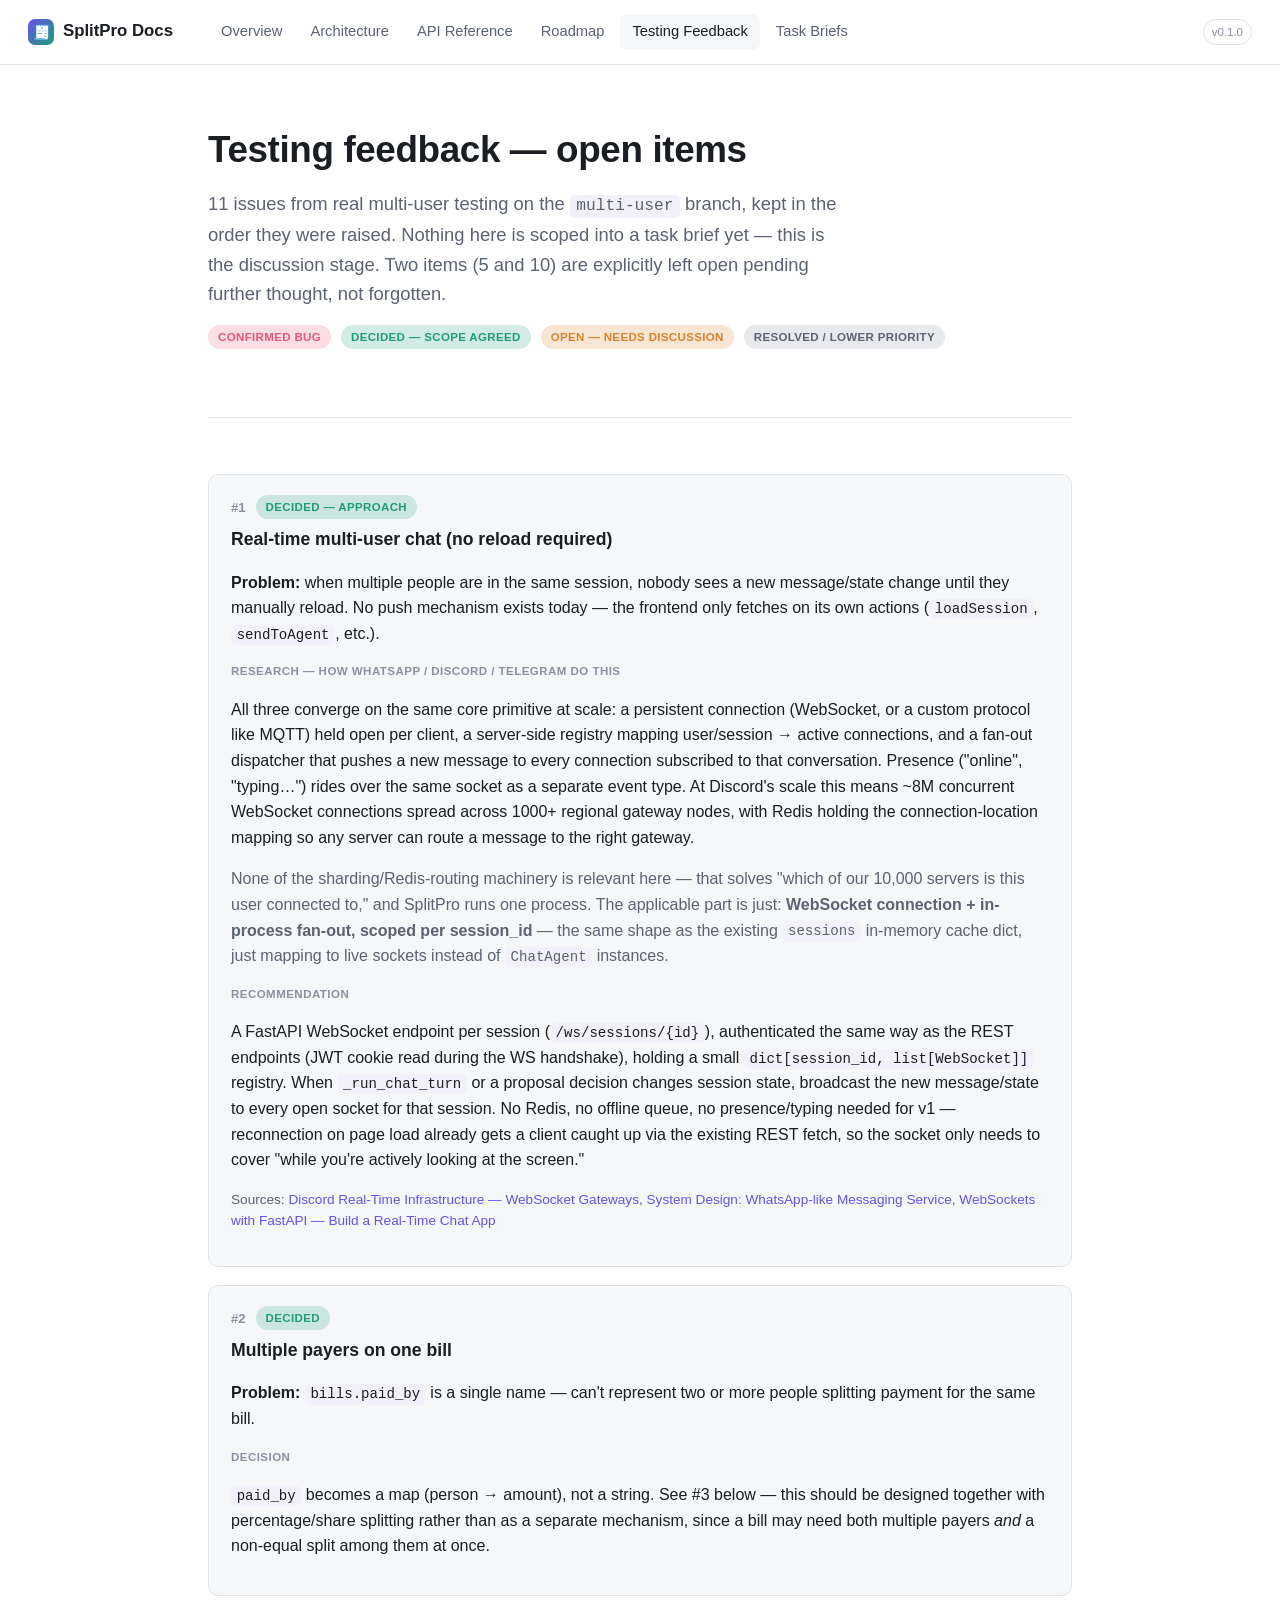
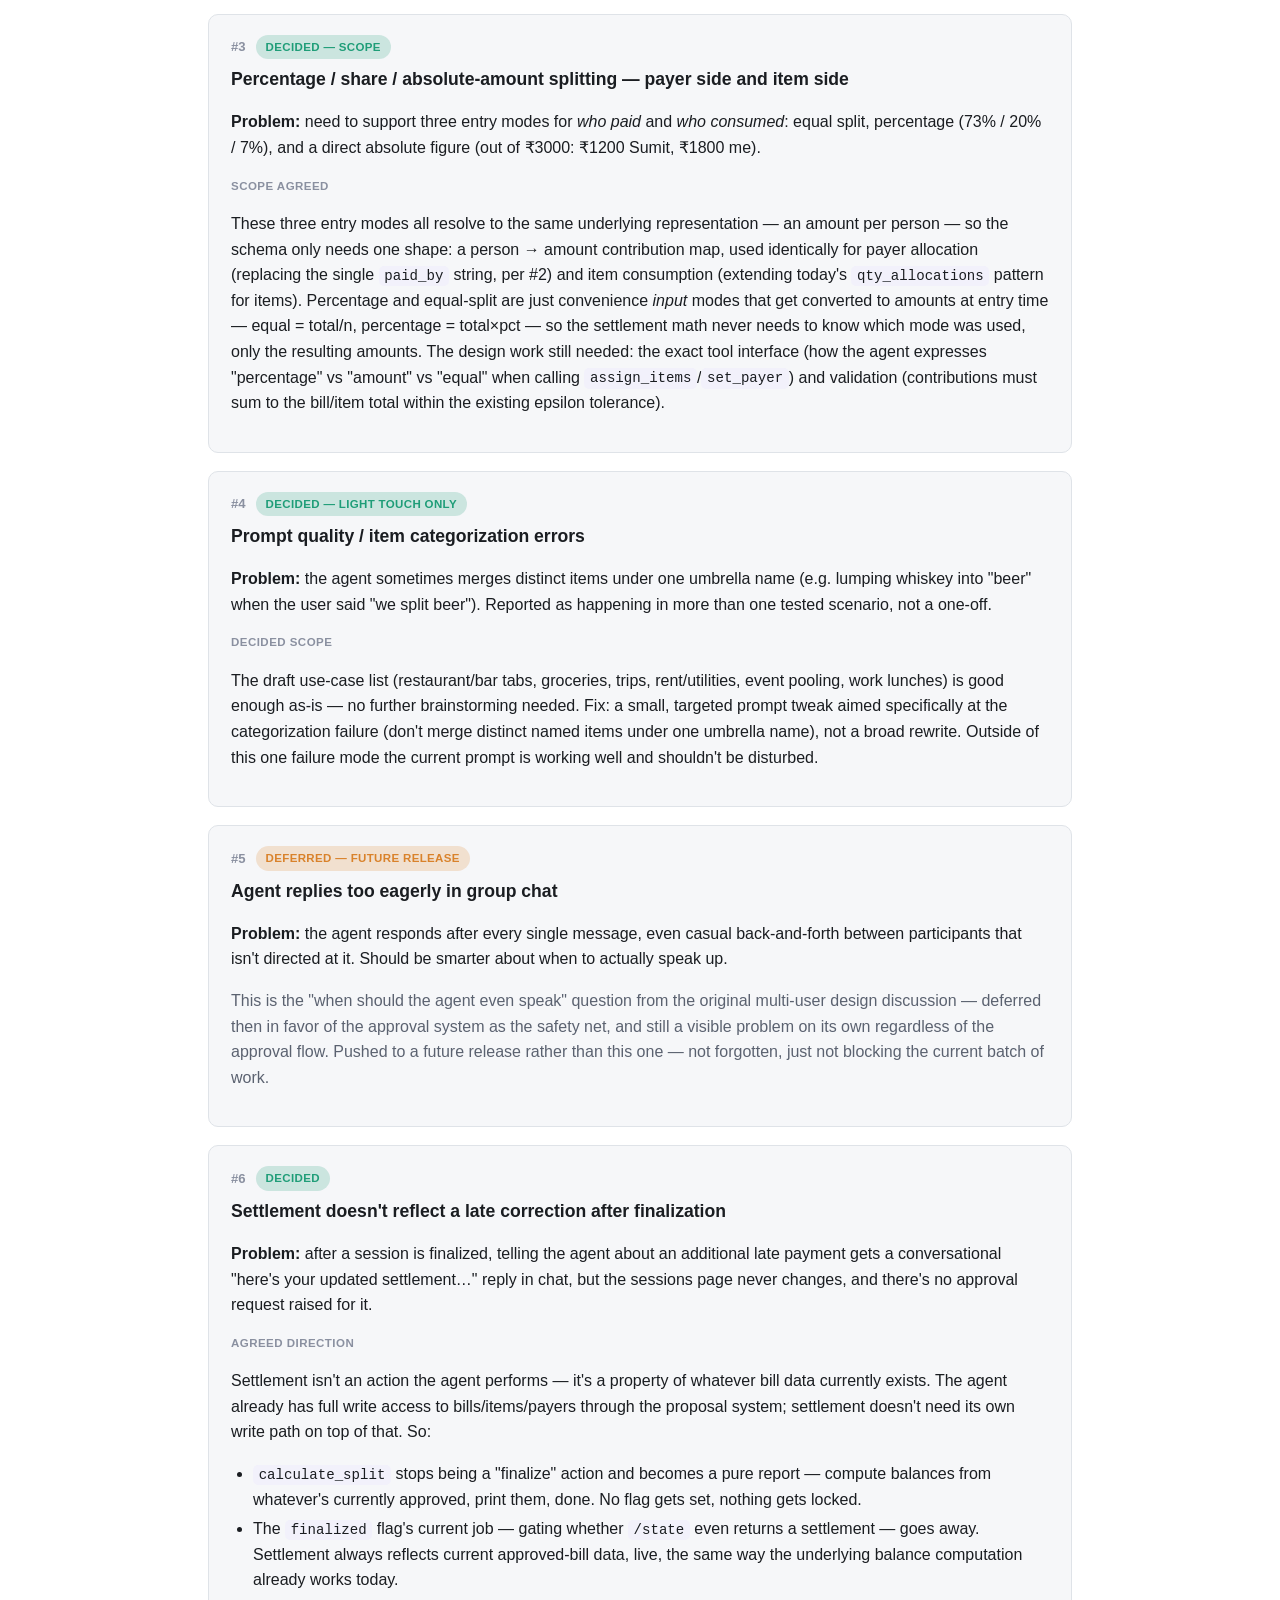
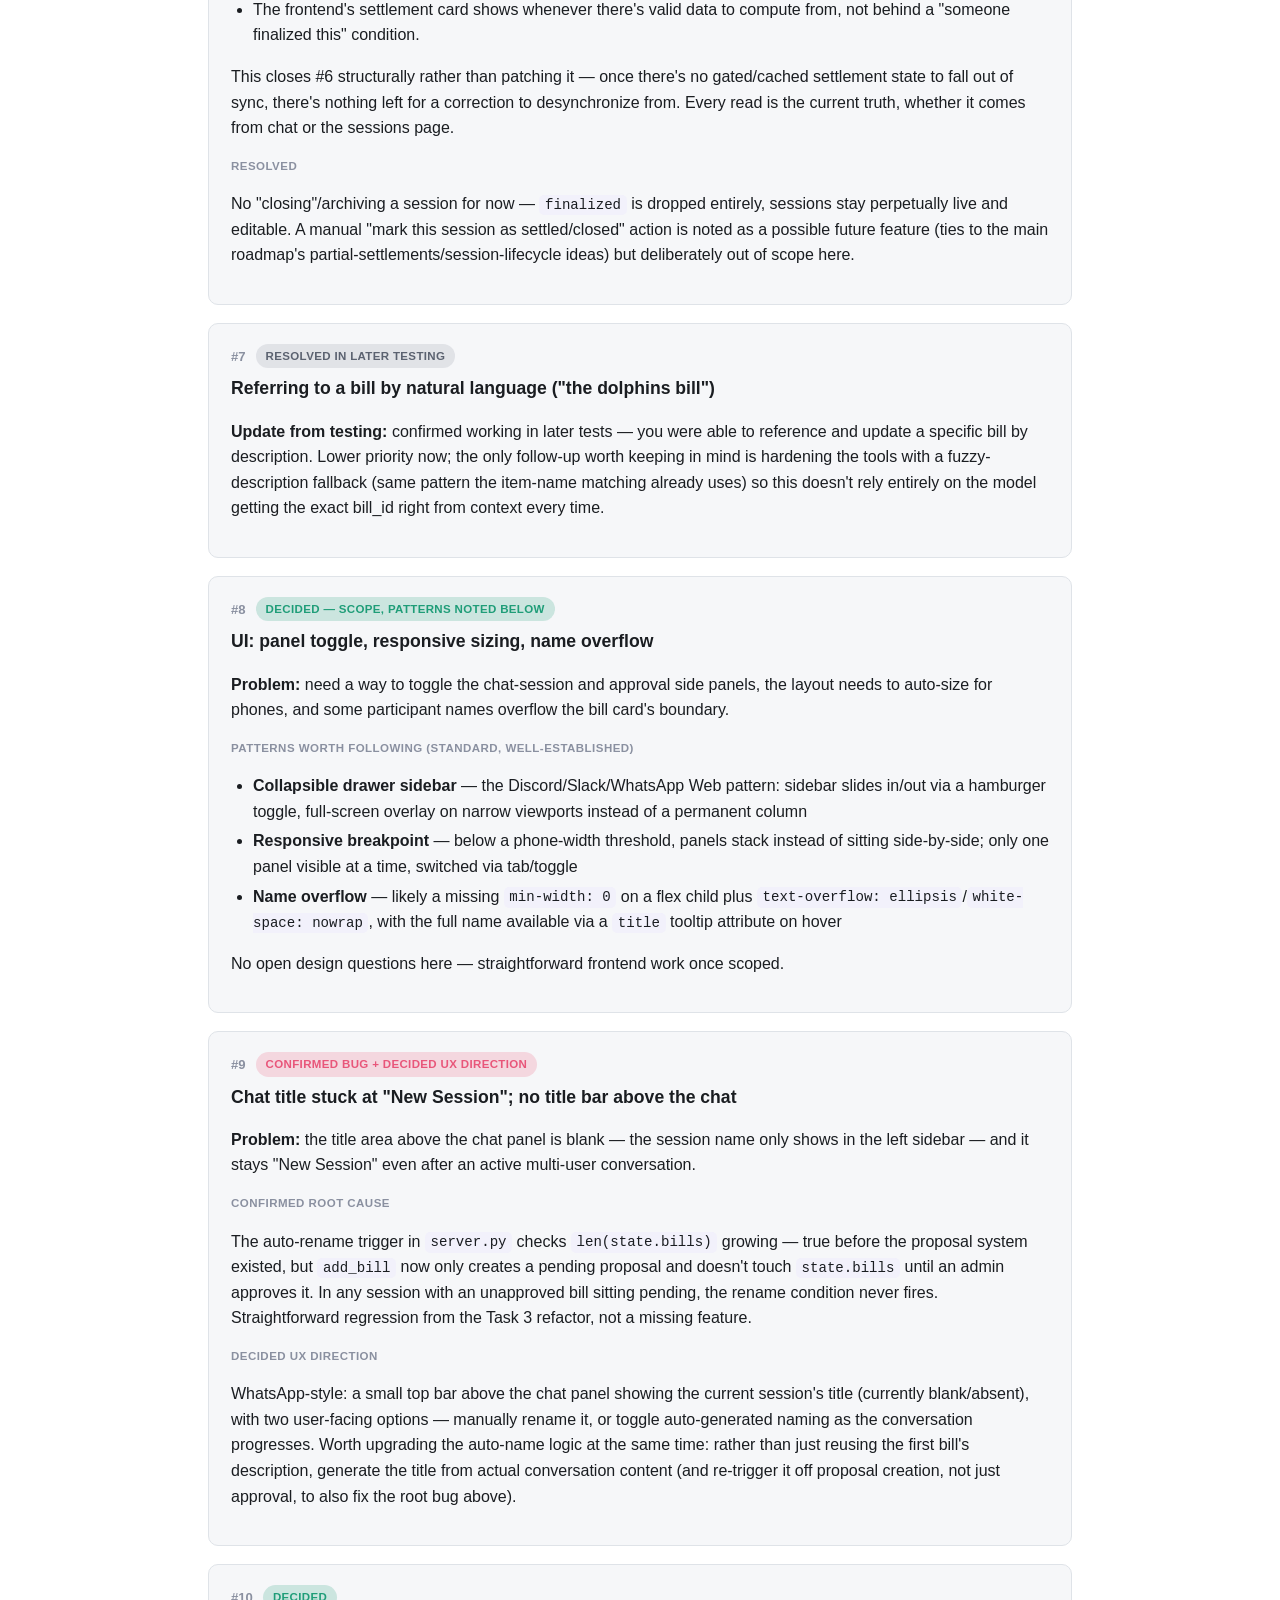
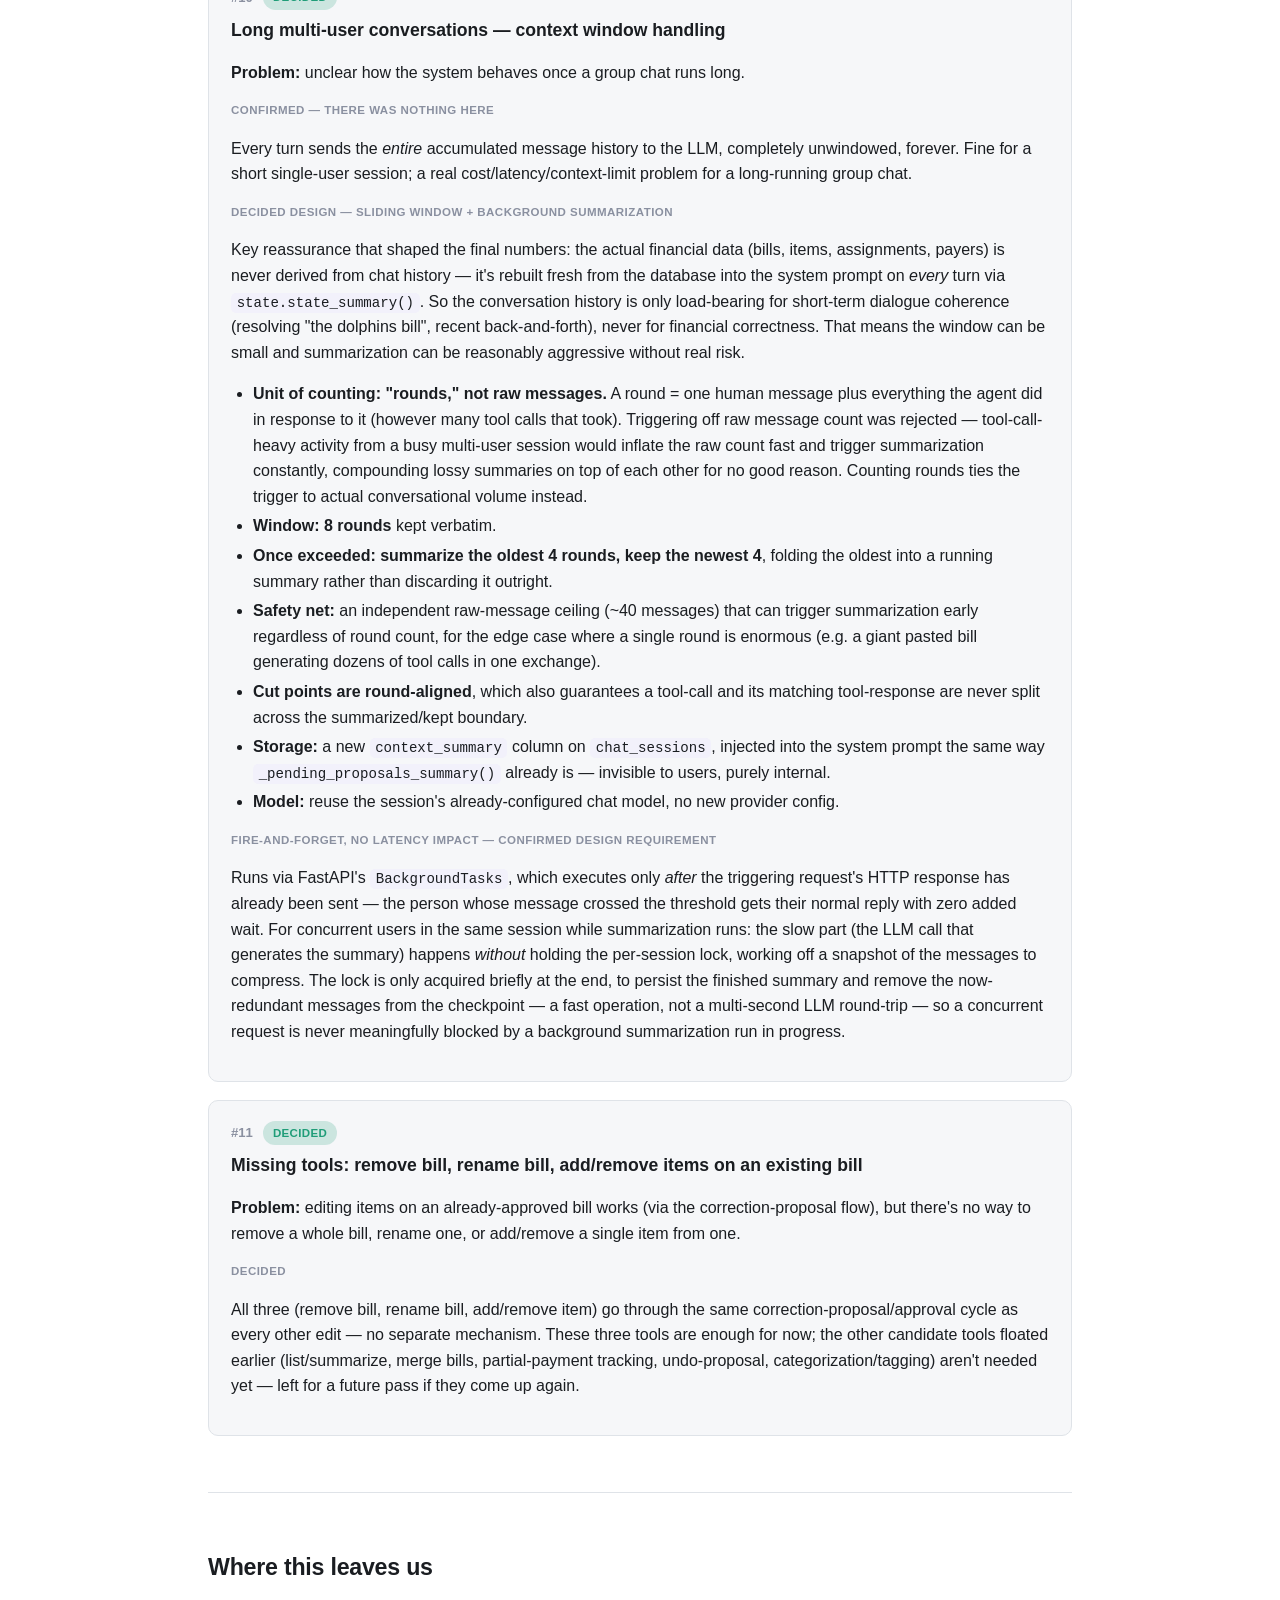
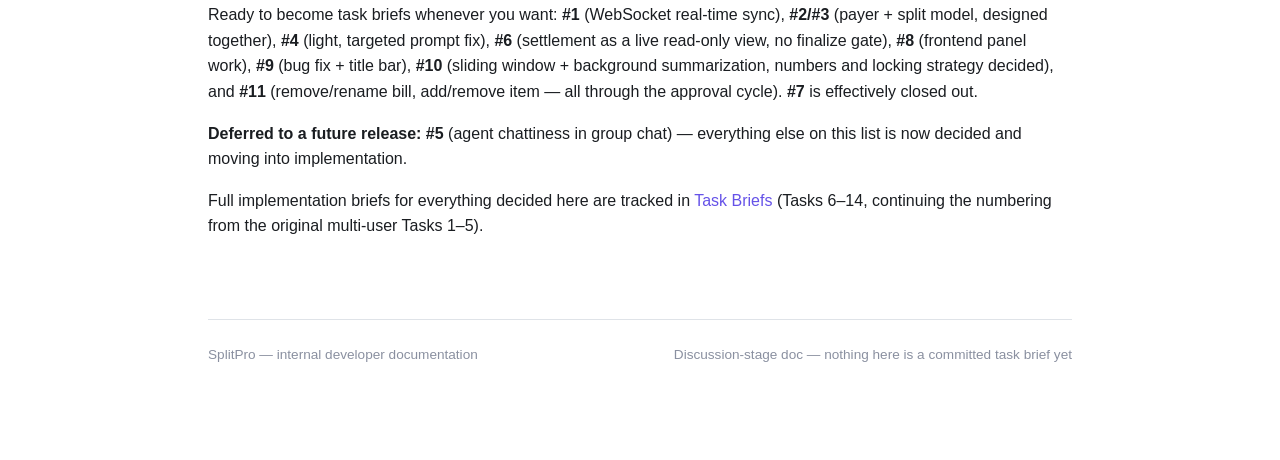
<file: docs/feedback.html>
<!DOCTYPE html>
<html lang="en">
<head>
<meta charset="UTF-8" />
<meta name="viewport" content="width=device-width, initial-scale=1.0" />
<title>Testing Feedback — SplitPro Docs</title>
<link rel="stylesheet" href="assets/docs.css" />
<style>
  .status-row { display: flex; align-items: center; gap: 10px; margin: 0 0 6px; }
  .status { font-size: 0.72rem; font-weight: 700; padding: 3px 10px; border-radius: 999px; text-transform: uppercase; letter-spacing: 0.03em; white-space: nowrap; }
  .status.open { background: color-mix(in srgb, var(--accent-3) 20%, transparent); color: var(--accent-3); }
  .status.decided { background: color-mix(in srgb, var(--accent-2) 20%, transparent); color: var(--accent-2); }
  .status.bug { background: color-mix(in srgb, #e8567a 20%, transparent); color: #e8567a; }
  .status.resolved { background: color-mix(in srgb, var(--text-faint) 20%, transparent); color: var(--text-dim); }
  .item-num { font-size: 0.82rem; color: var(--text-faint); font-weight: 700; }
  .item-block { border: 1px solid var(--border); border-radius: var(--radius); padding: 20px 22px; margin: 18px 0; background: var(--bg-raised); }
  .item-block h3 { margin: 4px 0 12px; }
  .label { font-size: 0.72rem; text-transform: uppercase; letter-spacing: 0.04em; color: var(--text-faint); font-weight: 600; margin: 16px 0 6px; }
  .label:first-of-type { margin-top: 4px; }
  .legend { display: flex; flex-wrap: wrap; gap: 10px; margin: 16px 0 0; }
</style>
</head>
<body>

<div class="topnav">
  <a class="brand" href="index.html"><span class="mark">🧾</span> SplitPro Docs</a>
  <nav>
    <a href="index.html">Overview</a>
    <a href="architecture.html">Architecture</a>
    <a href="api.html">API Reference</a>
    <a href="roadmap.html">Roadmap</a>
    <a href="feedback.html" class="active">Testing Feedback</a>
    <a href="tasks.html">Task Briefs</a>
  </nav>
  <span class="tag">v0.1.0</span>
</div>

<main class="page">

  <div class="hero">
    <h1>Testing feedback — open items</h1>
    <p class="lede">
      11 issues from real multi-user testing on the <code>multi-user</code> branch, kept in the order
      they were raised. Nothing here is scoped into a task brief yet — this is the discussion stage.
      Two items (5 and 10) are explicitly left open pending further thought, not forgotten.
    </p>
    <div class="legend">
      <span class="status bug">Confirmed bug</span>
      <span class="status decided">Decided — scope agreed</span>
      <span class="status open">Open — needs discussion</span>
      <span class="status resolved">Resolved / lower priority</span>
    </div>
  </div>

  <hr class="section" />

  <!-- 1 -->
  <div class="item-block">
    <div class="status-row"><span class="item-num">#1</span><span class="status decided">Decided — approach</span></div>
    <h3>Real-time multi-user chat (no reload required)</h3>
    <p><strong>Problem:</strong> when multiple people are in the same session, nobody sees a new message/state
      change until they manually reload. No push mechanism exists today — the frontend only fetches on its
      own actions (<code>loadSession</code>, <code>sendToAgent</code>, etc.).</p>

    <div class="label">Research — how WhatsApp / Discord / Telegram do this</div>
    <p>All three converge on the same core primitive at scale: a persistent connection (WebSocket, or a
      custom protocol like MQTT) held open per client, a server-side registry mapping
      user/session → active connections, and a fan-out dispatcher that pushes a new message to every
      connection subscribed to that conversation. Presence ("online", "typing…") rides over the same
      socket as a separate event type. At Discord's scale this means ~8M concurrent WebSocket connections
      spread across 1000+ regional gateway nodes, with Redis holding the connection-location mapping so
      any server can route a message to the right gateway.</p>
    <p class="dim">None of the sharding/Redis-routing machinery is relevant here — that solves "which of our
      10,000 servers is this user connected to," and SplitPro runs one process. The applicable part is just:
      <strong>WebSocket connection + in-process fan-out, scoped per session_id</strong> — the same shape as
      the existing <code>sessions</code> in-memory cache dict, just mapping to live sockets instead of
      <code>ChatAgent</code> instances.</p>

    <div class="label">Recommendation</div>
    <p>A FastAPI WebSocket endpoint per session (<code>/ws/sessions/{id}</code>), authenticated the same way
      as the REST endpoints (JWT cookie read during the WS handshake), holding a small
      <code>dict[session_id, list[WebSocket]]</code> registry. When <code>_run_chat_turn</code> or a
      proposal decision changes session state, broadcast the new message/state to every open socket for
      that session. No Redis, no offline queue, no presence/typing needed for v1 — reconnection on page
      load already gets a client caught up via the existing REST fetch, so the socket only needs to cover
      "while you're actively looking at the screen."</p>

    <p class="dim" style="font-size:0.85rem">
      Sources:
      <a href="https://adhdecode.com/distributed-systems/other-industry-teardowns/discord-realtime/">Discord Real-Time Infrastructure — WebSocket Gateways</a>,
      <a href="https://ramendraparmar.substack.com/p/system-design-question-9-whatsapp">System Design: WhatsApp-like Messaging Service</a>,
      <a href="https://wittycoder.in/blog/websockets-fastapi-real-time-chat">WebSockets with FastAPI — Build a Real-Time Chat App</a>
    </p>
  </div>

  <!-- 2 -->
  <div class="item-block">
    <div class="status-row"><span class="item-num">#2</span><span class="status decided">Decided</span></div>
    <h3>Multiple payers on one bill</h3>
    <p><strong>Problem:</strong> <code>bills.paid_by</code> is a single name — can't represent two or more
      people splitting payment for the same bill.</p>
    <div class="label">Decision</div>
    <p><code>paid_by</code> becomes a map (person → amount), not a string. See #3 below — this should be
      designed together with percentage/share splitting rather than as a separate mechanism, since a bill
      may need both multiple payers <em>and</em> a non-equal split among them at once.</p>
  </div>

  <!-- 3 -->
  <div class="item-block">
    <div class="status-row"><span class="item-num">#3</span><span class="status decided">Decided — scope</span></div>
    <h3>Percentage / share / absolute-amount splitting — payer side and item side</h3>
    <p><strong>Problem:</strong> need to support three entry modes for <em>who paid</em> and <em>who
      consumed</em>: equal split, percentage (73% / 20% / 7%), and a direct absolute figure
      (out of ₹3000: ₹1200 Sumit, ₹1800 me).</p>
    <div class="label">Scope agreed</div>
    <p>These three entry modes all resolve to the same underlying representation — an amount per person —
      so the schema only needs one shape: a person → amount contribution map, used identically for payer
      allocation (replacing the single <code>paid_by</code> string, per #2) and item consumption (extending
      today's <code>qty_allocations</code> pattern for items). Percentage and equal-split are just
      convenience <em>input</em> modes that get converted to amounts at entry time — equal = total/n,
      percentage = total×pct — so the settlement math never needs to know which mode was used, only the
      resulting amounts. The design work still needed: the exact tool interface (how the agent expresses
      "percentage" vs "amount" vs "equal" when calling <code>assign_items</code>/<code>set_payer</code>) and
      validation (contributions must sum to the bill/item total within the existing epsilon tolerance).</p>
  </div>

  <!-- 4 -->
  <div class="item-block">
    <div class="status-row"><span class="item-num">#4</span><span class="status decided">Decided — light touch only</span></div>
    <h3>Prompt quality / item categorization errors</h3>
    <p><strong>Problem:</strong> the agent sometimes merges distinct items under one umbrella name (e.g.
      lumping whiskey into "beer" when the user said "we split beer"). Reported as happening in more than
      one tested scenario, not a one-off.</p>
    <div class="label">Decided scope</div>
    <p>The draft use-case list (restaurant/bar tabs, groceries, trips, rent/utilities, event pooling, work
      lunches) is good enough as-is — no further brainstorming needed. Fix: a small, targeted prompt
      tweak aimed specifically at the categorization failure (don't merge distinct named items under one
      umbrella name), not a broad rewrite. Outside of this one failure mode the current prompt is working
      well and shouldn't be disturbed.</p>
  </div>

  <!-- 5 -->
  <div class="item-block">
    <div class="status-row"><span class="item-num">#5</span><span class="status open">Deferred — future release</span></div>
    <h3>Agent replies too eagerly in group chat</h3>
    <p><strong>Problem:</strong> the agent responds after every single message, even casual back-and-forth
      between participants that isn't directed at it. Should be smarter about when to actually speak up.</p>
    <p class="dim">This is the "when should the agent even speak" question from the original multi-user
      design discussion — deferred then in favor of the approval system as the safety net, and still a
      visible problem on its own regardless of the approval flow. Pushed to a future release rather than
      this one — not forgotten, just not blocking the current batch of work.</p>
  </div>

  <!-- 6 -->
  <div class="item-block">
    <div class="status-row"><span class="item-num">#6</span><span class="status decided">Decided</span></div>
    <h3>Settlement doesn't reflect a late correction after finalization</h3>
    <p><strong>Problem:</strong> after a session is finalized, telling the agent about an additional late
      payment gets a conversational "here's your updated settlement…" reply in chat, but the sessions page
      never changes, and there's no approval request raised for it.</p>
    <div class="label">Agreed direction</div>
    <p>Settlement isn't an action the agent performs — it's a property of whatever bill data currently
      exists. The agent already has full write access to bills/items/payers through the proposal system;
      settlement doesn't need its own write path on top of that. So:</p>
    <ul>
      <li><code>calculate_split</code> stops being a "finalize" action and becomes a pure report — compute
        balances from whatever's currently approved, print them, done. No flag gets set, nothing gets
        locked.</li>
      <li>The <code>finalized</code> flag's current job — gating whether <code>/state</code> even returns a
        settlement — goes away. Settlement always reflects current approved-bill data, live, the same way
        the underlying balance computation already works today.</li>
      <li>The frontend's settlement card shows whenever there's valid data to compute from, not behind a
        "someone finalized this" condition.</li>
    </ul>
    <p>This closes #6 structurally rather than patching it — once there's no gated/cached settlement state
      to fall out of sync, there's nothing left for a correction to desynchronize from. Every read is the
      current truth, whether it comes from chat or the sessions page.</p>
    <div class="label">Resolved</div>
    <p>No "closing"/archiving a session for now — <code>finalized</code> is dropped entirely, sessions stay
      perpetually live and editable. A manual "mark this session as settled/closed" action is noted as a
      possible future feature (ties to the main roadmap's partial-settlements/session-lifecycle ideas) but
      deliberately out of scope here.</p>
  </div>

  <!-- 7 -->
  <div class="item-block">
    <div class="status-row"><span class="item-num">#7</span><span class="status resolved">Resolved in later testing</span></div>
    <h3>Referring to a bill by natural language ("the dolphins bill")</h3>
    <p><strong>Update from testing:</strong> confirmed working in later tests — you were able to reference
      and update a specific bill by description. Lower priority now; the only follow-up worth keeping in
      mind is hardening the tools with a fuzzy-description fallback (same pattern the item-name matching
      already uses) so this doesn't rely entirely on the model getting the exact bill_id right from
      context every time.</p>
  </div>

  <!-- 8 -->
  <div class="item-block">
    <div class="status-row"><span class="item-num">#8</span><span class="status decided">Decided — scope, patterns noted below</span></div>
    <h3>UI: panel toggle, responsive sizing, name overflow</h3>
    <p><strong>Problem:</strong> need a way to toggle the chat-session and approval side panels, the layout
      needs to auto-size for phones, and some participant names overflow the bill card's boundary.</p>
    <div class="label">Patterns worth following (standard, well-established)</div>
    <ul>
      <li><strong>Collapsible drawer sidebar</strong> — the Discord/Slack/WhatsApp Web pattern: sidebar
        slides in/out via a hamburger toggle, full-screen overlay on narrow viewports instead of a
        permanent column</li>
      <li><strong>Responsive breakpoint</strong> — below a phone-width threshold, panels stack instead of
        sitting side-by-side; only one panel visible at a time, switched via tab/toggle</li>
      <li><strong>Name overflow</strong> — likely a missing <code>min-width: 0</code> on a flex child plus
        <code>text-overflow: ellipsis</code>/<code>white-space: nowrap</code>, with the full name available
        via a <code>title</code> tooltip attribute on hover</li>
    </ul>
    <p>No open design questions here — straightforward frontend work once scoped.</p>
  </div>

  <!-- 9 -->
  <div class="item-block">
    <div class="status-row"><span class="item-num">#9</span><span class="status bug">Confirmed bug + decided UX direction</span></div>
    <h3>Chat title stuck at "New Session"; no title bar above the chat</h3>
    <p><strong>Problem:</strong> the title area above the chat panel is blank — the session name only shows
      in the left sidebar — and it stays "New Session" even after an active multi-user conversation.</p>
    <div class="label">Confirmed root cause</div>
    <p>The auto-rename trigger in <code>server.py</code> checks <code>len(state.bills)</code> growing — true
      before the proposal system existed, but <code>add_bill</code> now only creates a pending proposal and
      doesn't touch <code>state.bills</code> until an admin approves it. In any session with an unapproved
      bill sitting pending, the rename condition never fires. Straightforward regression from the Task 3
      refactor, not a missing feature.</p>
    <div class="label">Decided UX direction</div>
    <p>WhatsApp-style: a small top bar above the chat panel showing the current session's title (currently
      blank/absent), with two user-facing options — manually rename it, or toggle auto-generated naming as
      the conversation progresses. Worth upgrading the auto-name logic at the same time: rather than just
      reusing the first bill's description, generate the title from actual conversation content (and
      re-trigger it off proposal creation, not just approval, to also fix the root bug above).</p>
  </div>

  <!-- 10 -->
  <div class="item-block">
    <div class="status-row"><span class="item-num">#10</span><span class="status decided">Decided</span></div>
    <h3>Long multi-user conversations — context window handling</h3>
    <p><strong>Problem:</strong> unclear how the system behaves once a group chat runs long.</p>
    <div class="label">Confirmed — there was nothing here</div>
    <p>Every turn sends the <em>entire</em> accumulated message history to the LLM, completely unwindowed,
      forever. Fine for a short single-user session; a real cost/latency/context-limit problem for a
      long-running group chat.</p>
    <div class="label">Decided design — sliding window + background summarization</div>
    <p>Key reassurance that shaped the final numbers: the actual financial data (bills, items, assignments,
      payers) is never derived from chat history — it's rebuilt fresh from the database into the system
      prompt on <em>every</em> turn via <code>state.state_summary()</code>. So the conversation history is
      only load-bearing for short-term dialogue coherence (resolving "the dolphins bill", recent
      back-and-forth), never for financial correctness. That means the window can be small and
      summarization can be reasonably aggressive without real risk.</p>
    <ul>
      <li><strong>Unit of counting: "rounds," not raw messages.</strong> A round = one human message plus
        everything the agent did in response to it (however many tool calls that took). Triggering off raw
        message count was rejected — tool-call-heavy activity from a busy multi-user session would inflate
        the raw count fast and trigger summarization constantly, compounding lossy summaries on top of each
        other for no good reason. Counting rounds ties the trigger to actual conversational volume instead.</li>
      <li><strong>Window: 8 rounds</strong> kept verbatim.</li>
      <li><strong>Once exceeded: summarize the oldest 4 rounds, keep the newest 4</strong>, folding the
        oldest into a running summary rather than discarding it outright.</li>
      <li><strong>Safety net:</strong> an independent raw-message ceiling (~40 messages) that can trigger
        summarization early regardless of round count, for the edge case where a single round is enormous
        (e.g. a giant pasted bill generating dozens of tool calls in one exchange).</li>
      <li><strong>Cut points are round-aligned</strong>, which also guarantees a tool-call and its matching
        tool-response are never split across the summarized/kept boundary.</li>
      <li><strong>Storage:</strong> a new <code>context_summary</code> column on <code>chat_sessions</code>,
        injected into the system prompt the same way <code>_pending_proposals_summary()</code> already is —
        invisible to users, purely internal.</li>
      <li><strong>Model:</strong> reuse the session's already-configured chat model, no new provider config.</li>
    </ul>
    <div class="label">Fire-and-forget, no latency impact — confirmed design requirement</div>
    <p>Runs via FastAPI's <code>BackgroundTasks</code>, which executes only <em>after</em> the triggering
      request's HTTP response has already been sent — the person whose message crossed the threshold gets
      their normal reply with zero added wait. For concurrent users in the same session while summarization
      runs: the slow part (the LLM call that generates the summary) happens <em>without</em> holding the
      per-session lock, working off a snapshot of the messages to compress. The lock is only acquired
      briefly at the end, to persist the finished summary and remove the now-redundant messages from the
      checkpoint — a fast operation, not a multi-second LLM round-trip — so a concurrent request is never
      meaningfully blocked by a background summarization run in progress.</p>
  </div>

  <!-- 11 -->
  <div class="item-block">
    <div class="status-row"><span class="item-num">#11</span><span class="status decided">Decided</span></div>
    <h3>Missing tools: remove bill, rename bill, add/remove items on an existing bill</h3>
    <p><strong>Problem:</strong> editing items on an already-approved bill works (via the correction-proposal
      flow), but there's no way to remove a whole bill, rename one, or add/remove a single item from one.</p>
    <div class="label">Decided</div>
    <p>All three (remove bill, rename bill, add/remove item) go through the same correction-proposal/approval
      cycle as every other edit — no separate mechanism. These three tools are enough for now; the other
      candidate tools floated earlier (list/summarize, merge bills, partial-payment tracking, undo-proposal,
      categorization/tagging) aren't needed yet — left for a future pass if they come up again.</p>
  </div>

  <hr class="section" />

  <h2>Where this leaves us</h2>
  <p>Ready to become task briefs whenever you want: <strong>#1</strong> (WebSocket real-time sync),
    <strong>#2/#3</strong> (payer + split model, designed together), <strong>#4</strong> (light, targeted
    prompt fix), <strong>#6</strong> (settlement as a live read-only view, no finalize gate),
    <strong>#8</strong> (frontend panel work), <strong>#9</strong> (bug fix + title bar),
    <strong>#10</strong> (sliding window + background summarization, numbers and locking strategy decided),
    and <strong>#11</strong> (remove/rename bill, add/remove item — all through the approval cycle).
    <strong>#7</strong> is effectively closed out.</p>
  <p><strong>Deferred to a future release:</strong> <strong>#5</strong> (agent chattiness in group chat) —
    everything else on this list is now decided and moving into implementation.</p>
  <p>Full implementation briefs for everything decided here are tracked in
    <a href="tasks.html">Task Briefs</a> (Tasks 6–14, continuing the numbering from the original
    multi-user Tasks 1–5).</p>

  <div class="footer">
    <span>SplitPro — internal developer documentation</span>
    <span>Discussion-stage doc — nothing here is a committed task brief yet</span>
  </div>

</main>
</body>
</html>
</file>
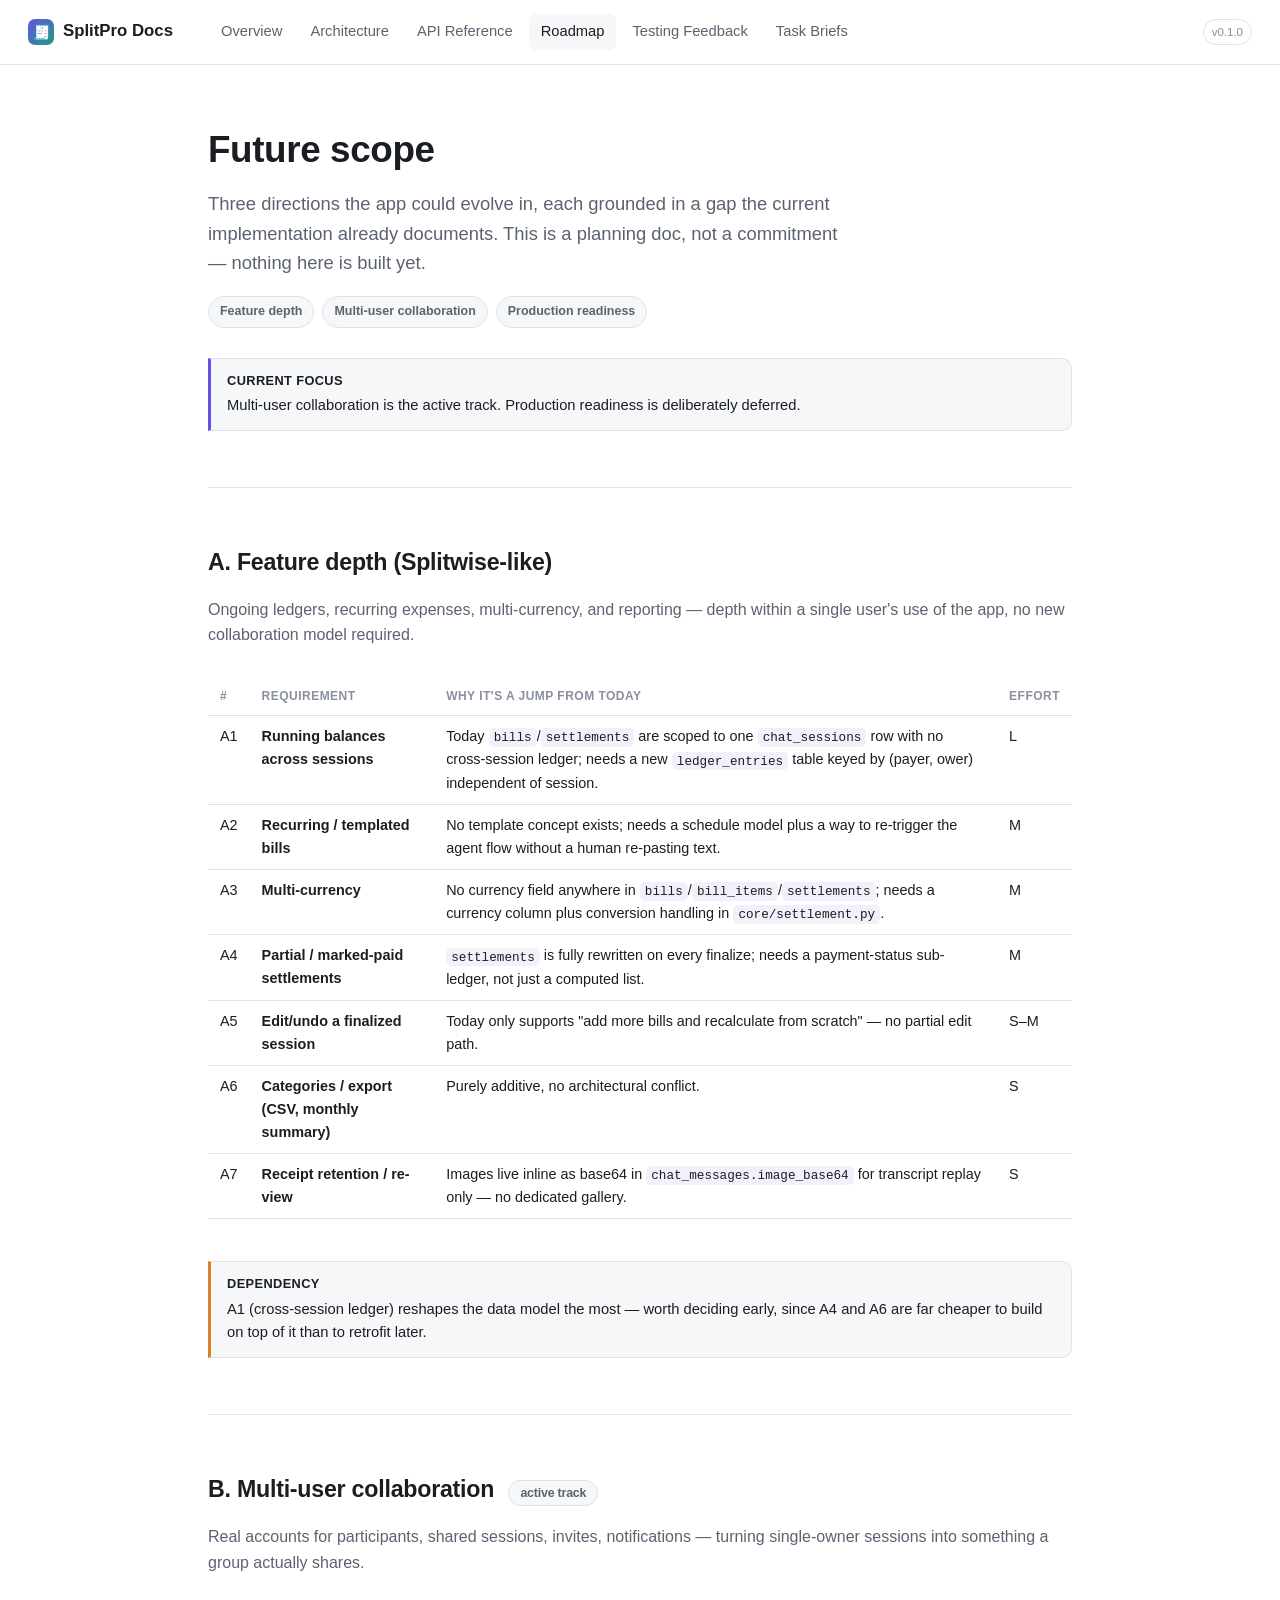
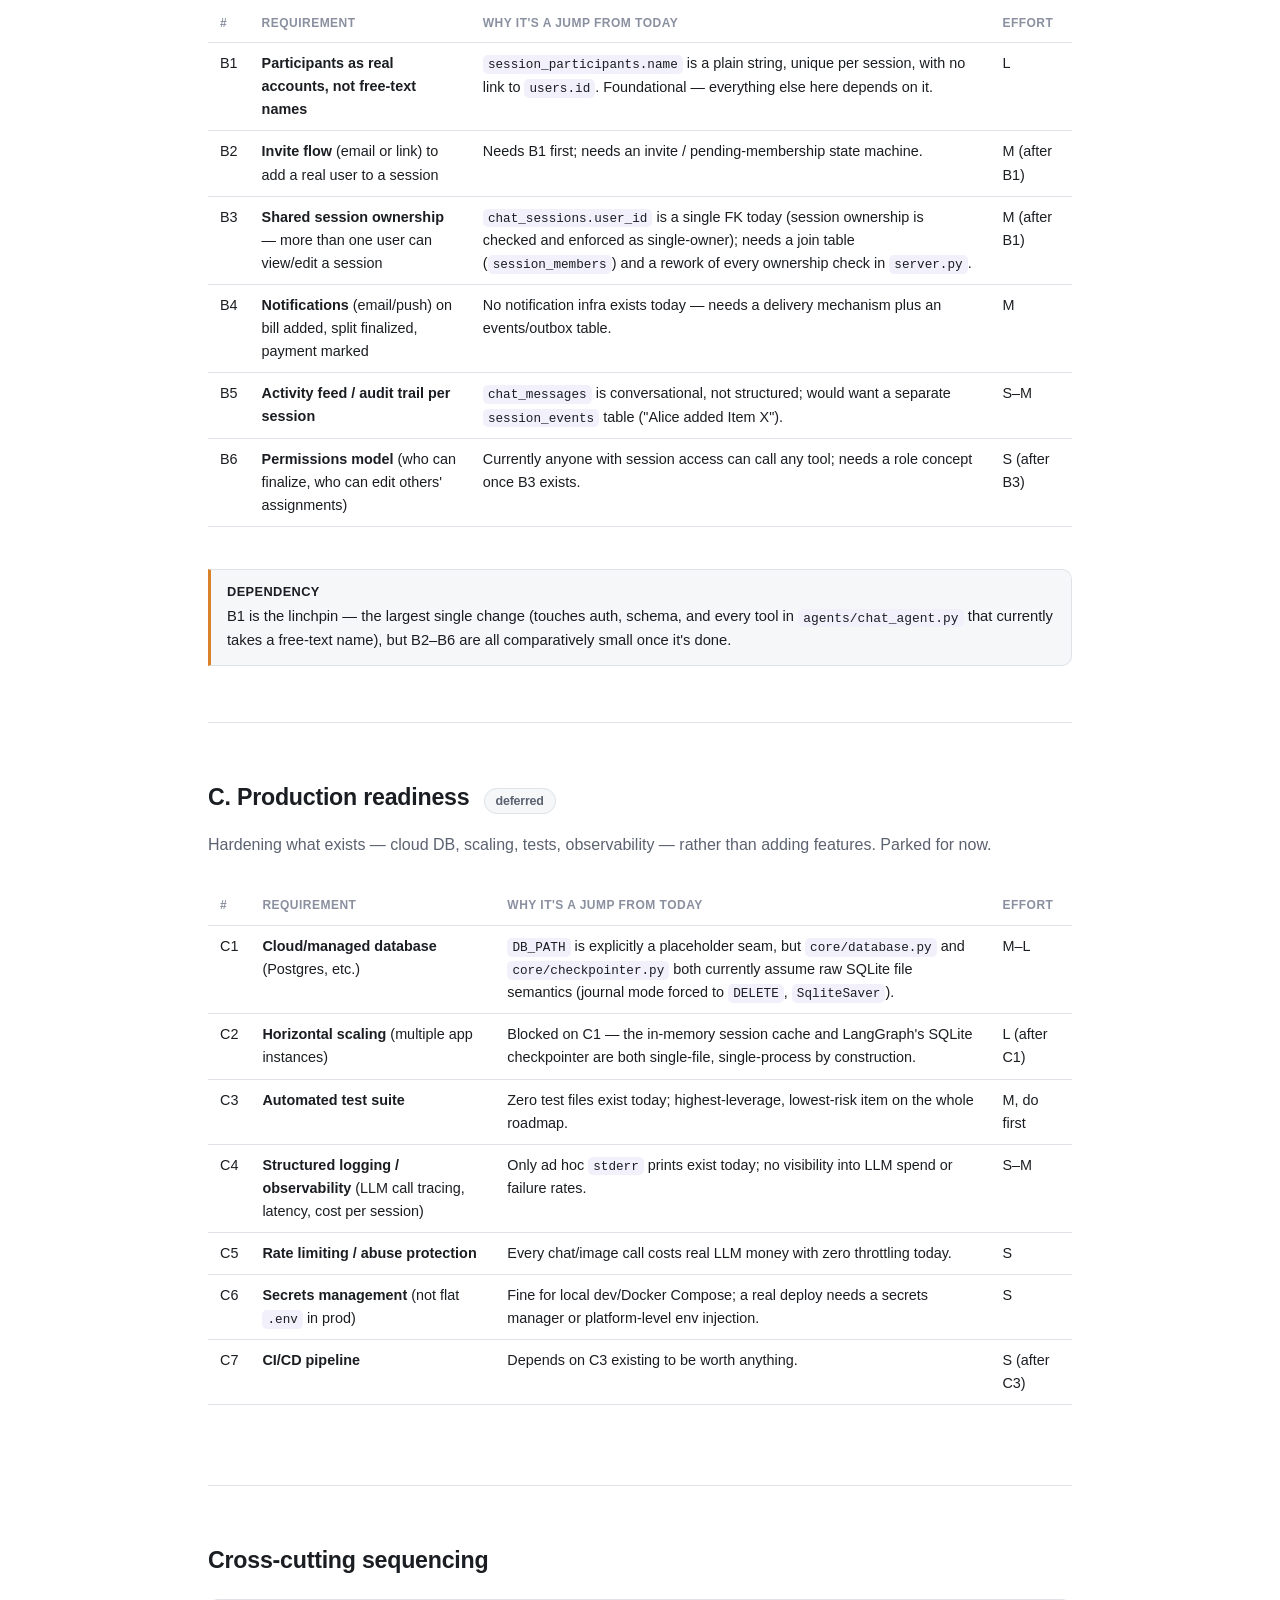
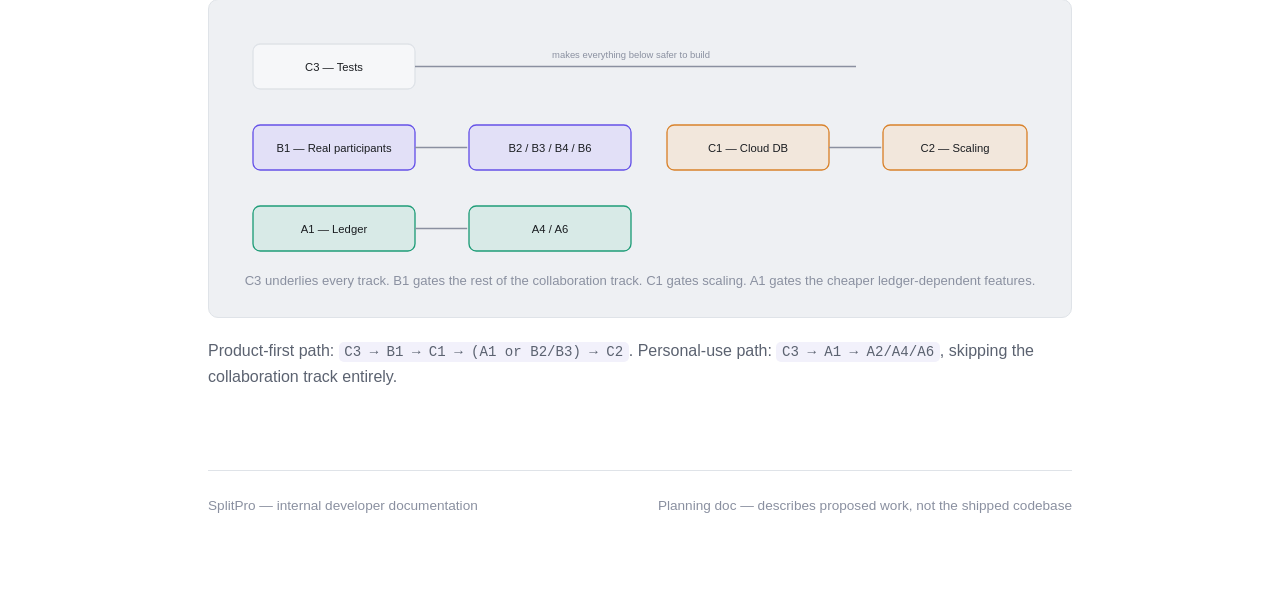
<file: docs/roadmap.html>
<!DOCTYPE html>
<html lang="en">
<head>
<meta charset="UTF-8" />
<meta name="viewport" content="width=device-width, initial-scale=1.0" />
<title>Roadmap — SplitPro Docs</title>
<link rel="stylesheet" href="assets/docs.css" />
</head>
<body>

<div class="topnav">
  <a class="brand" href="index.html"><span class="mark">🧾</span> SplitPro Docs</a>
  <nav>
    <a href="index.html">Overview</a>
    <a href="architecture.html">Architecture</a>
    <a href="api.html">API Reference</a>
    <a href="roadmap.html" class="active">Roadmap</a>
    <a href="feedback.html">Testing Feedback</a>
    <a href="tasks.html">Task Briefs</a>
  </nav>
  <span class="tag">v0.1.0</span>
</div>

<main class="page">

  <div class="hero">
    <h1>Future scope</h1>
    <p class="lede">
      Three directions the app could evolve in, each grounded in a gap the current
      implementation already documents. This is a planning doc, not a commitment —
      nothing here is built yet.
    </p>
    <div class="pill-row">
      <span class="pill">Feature depth</span>
      <span class="pill">Multi-user collaboration</span>
      <span class="pill">Production readiness</span>
    </div>
  </div>

  <div class="callout">
    <strong>Current focus</strong>
    Multi-user collaboration is the active track. Production readiness is deliberately deferred.
  </div>

  <hr class="section" />

  <h2>A. Feature depth (Splitwise-like)</h2>
  <p class="dim">Ongoing ledgers, recurring expenses, multi-currency, and reporting — depth within a single user's use of the app, no new collaboration model required.</p>

  <div class="table-wrap">
  <table>
    <tr><th>#</th><th>Requirement</th><th>Why it's a jump from today</th><th>Effort</th></tr>
    <tr>
      <td>A1</td>
      <td><strong>Running balances across sessions</strong></td>
      <td>Today <code>bills</code>/<code>settlements</code> are scoped to one <code>chat_sessions</code> row with no cross-session ledger; needs a new <code>ledger_entries</code> table keyed by (payer, ower) independent of session.</td>
      <td>L</td>
    </tr>
    <tr>
      <td>A2</td>
      <td><strong>Recurring / templated bills</strong></td>
      <td>No template concept exists; needs a schedule model plus a way to re-trigger the agent flow without a human re-pasting text.</td>
      <td>M</td>
    </tr>
    <tr>
      <td>A3</td>
      <td><strong>Multi-currency</strong></td>
      <td>No currency field anywhere in <code>bills</code>/<code>bill_items</code>/<code>settlements</code>; needs a currency column plus conversion handling in <code>core/settlement.py</code>.</td>
      <td>M</td>
    </tr>
    <tr>
      <td>A4</td>
      <td><strong>Partial / marked-paid settlements</strong></td>
      <td><code>settlements</code> is fully rewritten on every finalize; needs a payment-status sub-ledger, not just a computed list.</td>
      <td>M</td>
    </tr>
    <tr>
      <td>A5</td>
      <td><strong>Edit/undo a finalized session</strong></td>
      <td>Today only supports "add more bills and recalculate from scratch" — no partial edit path.</td>
      <td>S–M</td>
    </tr>
    <tr>
      <td>A6</td>
      <td><strong>Categories / export (CSV, monthly summary)</strong></td>
      <td>Purely additive, no architectural conflict.</td>
      <td>S</td>
    </tr>
    <tr>
      <td>A7</td>
      <td><strong>Receipt retention / re-view</strong></td>
      <td>Images live inline as base64 in <code>chat_messages.image_base64</code> for transcript replay only — no dedicated gallery.</td>
      <td>S</td>
    </tr>
  </table>
  </div>

  <div class="callout warn">
    <strong>Dependency</strong>
    A1 (cross-session ledger) reshapes the data model the most — worth deciding early, since A4 and A6 are far cheaper to build on top of it than to retrofit later.
  </div>

  <hr class="section" />

  <h2>B. Multi-user collaboration <span class="pill" style="margin-left:8px;">active track</span></h2>
  <p class="dim">Real accounts for participants, shared sessions, invites, notifications — turning single-owner sessions into something a group actually shares.</p>

  <div class="table-wrap">
  <table>
    <tr><th>#</th><th>Requirement</th><th>Why it's a jump from today</th><th>Effort</th></tr>
    <tr>
      <td>B1</td>
      <td><strong>Participants as real accounts, not free-text names</strong></td>
      <td><code>session_participants.name</code> is a plain string, unique per session, with no link to <code>users.id</code>. Foundational — everything else here depends on it.</td>
      <td>L</td>
    </tr>
    <tr>
      <td>B2</td>
      <td><strong>Invite flow</strong> (email or link) to add a real user to a session</td>
      <td>Needs B1 first; needs an invite / pending-membership state machine.</td>
      <td>M (after B1)</td>
    </tr>
    <tr>
      <td>B3</td>
      <td><strong>Shared session ownership</strong> — more than one user can view/edit a session</td>
      <td><code>chat_sessions.user_id</code> is a single FK today (session ownership is checked and enforced as single-owner); needs a join table (<code>session_members</code>) and a rework of every ownership check in <code>server.py</code>.</td>
      <td>M (after B1)</td>
    </tr>
    <tr>
      <td>B4</td>
      <td><strong>Notifications</strong> (email/push) on bill added, split finalized, payment marked</td>
      <td>No notification infra exists today — needs a delivery mechanism plus an events/outbox table.</td>
      <td>M</td>
    </tr>
    <tr>
      <td>B5</td>
      <td><strong>Activity feed / audit trail per session</strong></td>
      <td><code>chat_messages</code> is conversational, not structured; would want a separate <code>session_events</code> table ("Alice added Item X").</td>
      <td>S–M</td>
    </tr>
    <tr>
      <td>B6</td>
      <td><strong>Permissions model</strong> (who can finalize, who can edit others' assignments)</td>
      <td>Currently anyone with session access can call any tool; needs a role concept once B3 exists.</td>
      <td>S (after B3)</td>
    </tr>
  </table>
  </div>

  <div class="callout warn">
    <strong>Dependency</strong>
    B1 is the linchpin — the largest single change (touches auth, schema, and every tool in <code>agents/chat_agent.py</code> that currently takes a free-text name), but B2–B6 are all comparatively small once it's done.
  </div>

  <hr class="section" />

  <h2>C. Production readiness <span class="pill" style="margin-left:8px;">deferred</span></h2>
  <p class="dim">Hardening what exists — cloud DB, scaling, tests, observability — rather than adding features. Parked for now.</p>

  <div class="table-wrap">
  <table>
    <tr><th>#</th><th>Requirement</th><th>Why it's a jump from today</th><th>Effort</th></tr>
    <tr>
      <td>C1</td>
      <td><strong>Cloud/managed database</strong> (Postgres, etc.)</td>
      <td><code>DB_PATH</code> is explicitly a placeholder seam, but <code>core/database.py</code> and <code>core/checkpointer.py</code> both currently assume raw SQLite file semantics (journal mode forced to <code>DELETE</code>, <code>SqliteSaver</code>).</td>
      <td>M–L</td>
    </tr>
    <tr>
      <td>C2</td>
      <td><strong>Horizontal scaling</strong> (multiple app instances)</td>
      <td>Blocked on C1 — the in-memory session cache and LangGraph's SQLite checkpointer are both single-file, single-process by construction.</td>
      <td>L (after C1)</td>
    </tr>
    <tr>
      <td>C3</td>
      <td><strong>Automated test suite</strong></td>
      <td>Zero test files exist today; highest-leverage, lowest-risk item on the whole roadmap.</td>
      <td>M, do first</td>
    </tr>
    <tr>
      <td>C4</td>
      <td><strong>Structured logging / observability</strong> (LLM call tracing, latency, cost per session)</td>
      <td>Only ad hoc <code>stderr</code> prints exist today; no visibility into LLM spend or failure rates.</td>
      <td>S–M</td>
    </tr>
    <tr>
      <td>C5</td>
      <td><strong>Rate limiting / abuse protection</strong></td>
      <td>Every chat/image call costs real LLM money with zero throttling today.</td>
      <td>S</td>
    </tr>
    <tr>
      <td>C6</td>
      <td><strong>Secrets management</strong> (not flat <code>.env</code> in prod)</td>
      <td>Fine for local dev/Docker Compose; a real deploy needs a secrets manager or platform-level env injection.</td>
      <td>S</td>
    </tr>
    <tr>
      <td>C7</td>
      <td><strong>CI/CD pipeline</strong></td>
      <td>Depends on C3 existing to be worth anything.</td>
      <td>S (after C3)</td>
    </tr>
  </table>
  </div>

  <hr class="section" />

  <h2>Cross-cutting sequencing</h2>
  <div class="diagram">
    <svg viewBox="0 0 900 260" xmlns="http://www.w3.org/2000/svg">
      <defs>
        <marker id="ah-rm" markerWidth="8" markerHeight="8" refX="6" refY="3" orient="auto">
          <path d="M0,0 L6,3 L0,6 Z" style="fill: var(--text-faint)"/>
        </marker>
      </defs>

      <rect x="20" y="20" width="180" height="50" rx="8" class="dx-box"/>
      <text x="110" y="50" text-anchor="middle" class="dx-label">C3 — Tests</text>

      <line x1="200" y1="45" x2="690" y2="45" class="dx-arrow"/>
      <text x="440" y="35" text-anchor="middle" class="dx-sub">makes everything below safer to build</text>

      <rect x="20" y="110" width="180" height="50" rx="8" class="dx-box-accent"/>
      <text x="110" y="140" text-anchor="middle" class="dx-label">B1 — Real participants</text>

      <line x1="200" y1="135" x2="258" y2="135" class="dx-arrow"/>
      <rect x="260" y="110" width="180" height="50" rx="8" class="dx-box-accent"/>
      <text x="350" y="140" text-anchor="middle" class="dx-label">B2 / B3 / B4 / B6</text>

      <rect x="480" y="110" width="180" height="50" rx="8" class="dx-box-accent3"/>
      <text x="570" y="140" text-anchor="middle" class="dx-label">C1 — Cloud DB</text>

      <line x1="660" y1="135" x2="718" y2="135" class="dx-arrow"/>
      <rect x="720" y="110" width="160" height="50" rx="8" class="dx-box-accent3"/>
      <text x="800" y="140" text-anchor="middle" class="dx-label">C2 — Scaling</text>

      <rect x="20" y="200" width="180" height="50" rx="8" class="dx-box-accent2"/>
      <text x="110" y="230" text-anchor="middle" class="dx-label">A1 — Ledger</text>

      <line x1="200" y1="225" x2="258" y2="225" class="dx-arrow"/>
      <rect x="260" y="200" width="180" height="50" rx="8" class="dx-box-accent2"/>
      <text x="350" y="230" text-anchor="middle" class="dx-label">A4 / A6</text>
    </svg>
    <div class="caption">C3 underlies every track. B1 gates the rest of the collaboration track. C1 gates scaling. A1 gates the cheaper ledger-dependent features.</div>
  </div>

  <p class="dim">
    Product-first path: <code>C3 → B1 → C1 → (A1 or B2/B3) → C2</code>.
    Personal-use path: <code>C3 → A1 → A2/A4/A6</code>, skipping the collaboration track entirely.
  </p>

  <div class="footer">
    <span>SplitPro — internal developer documentation</span>
    <span>Planning doc — describes proposed work, not the shipped codebase</span>
  </div>

</main>
</body>
</html>
</file>
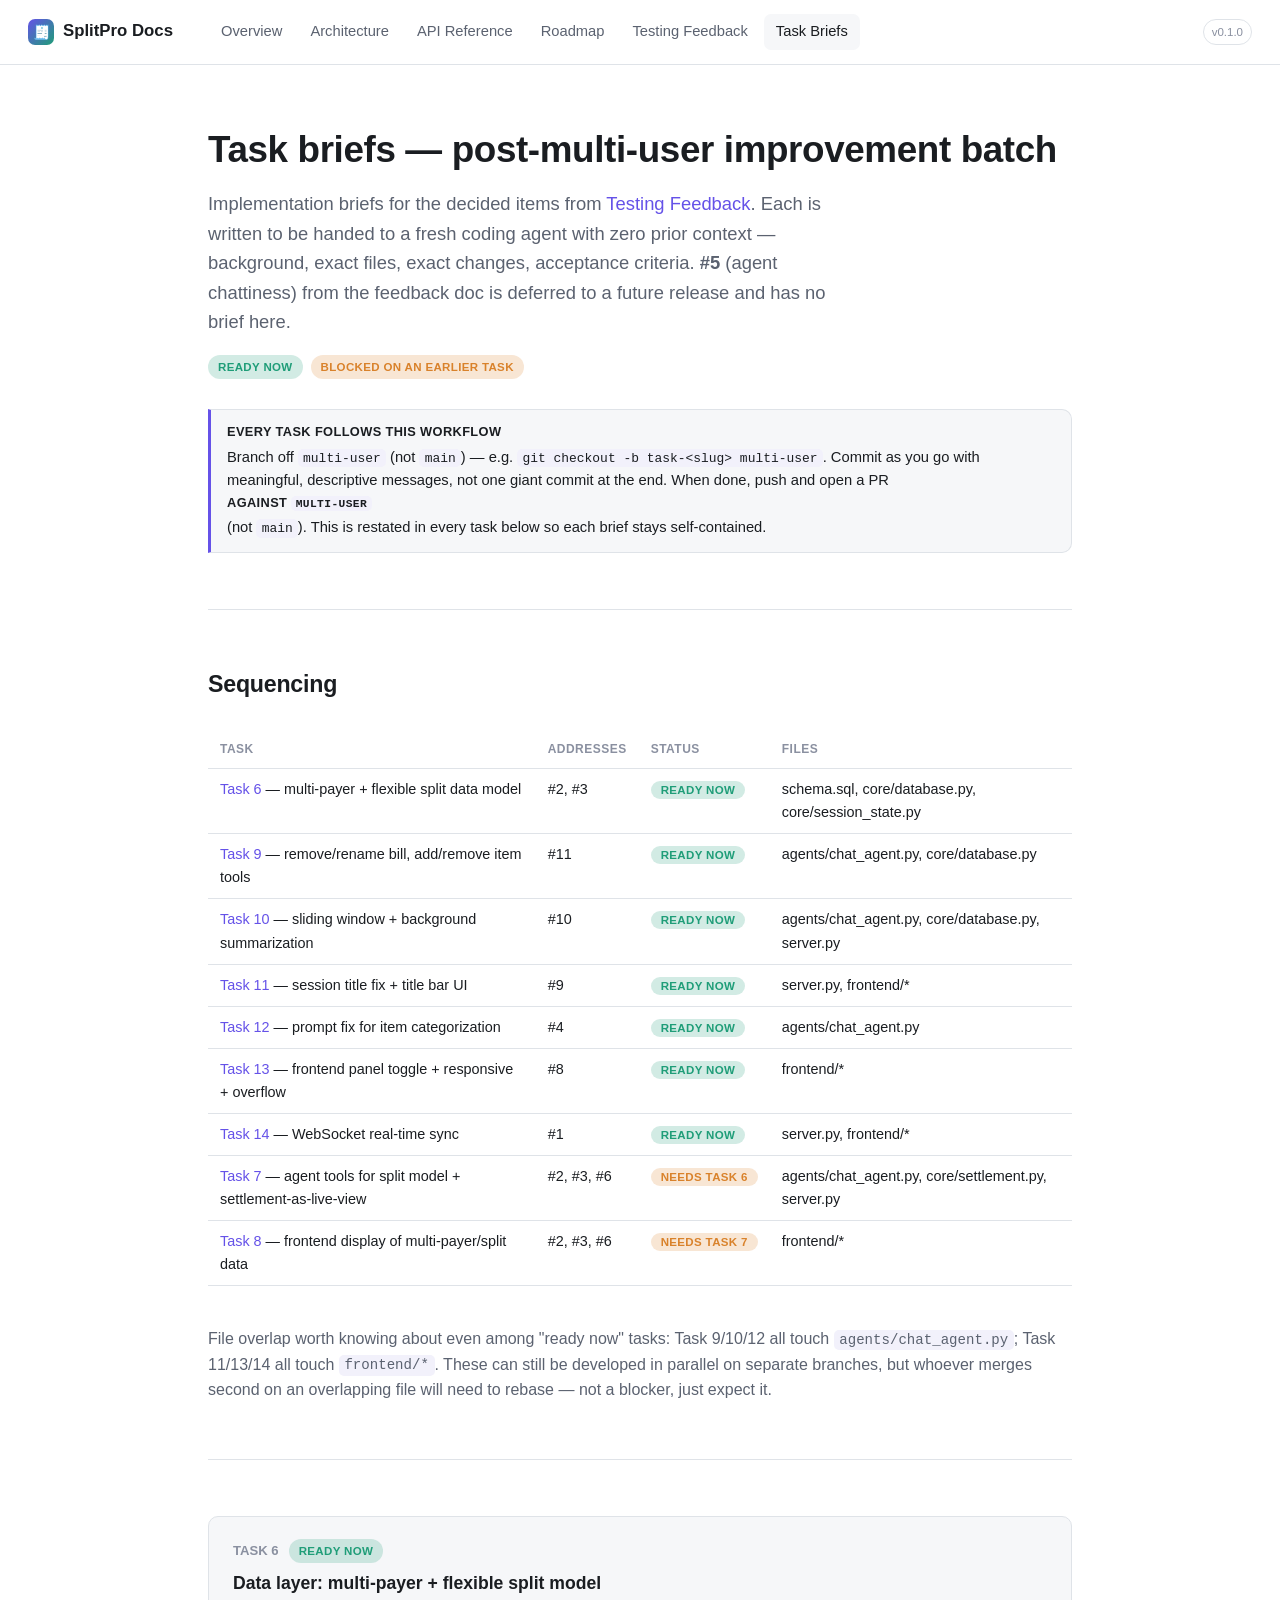
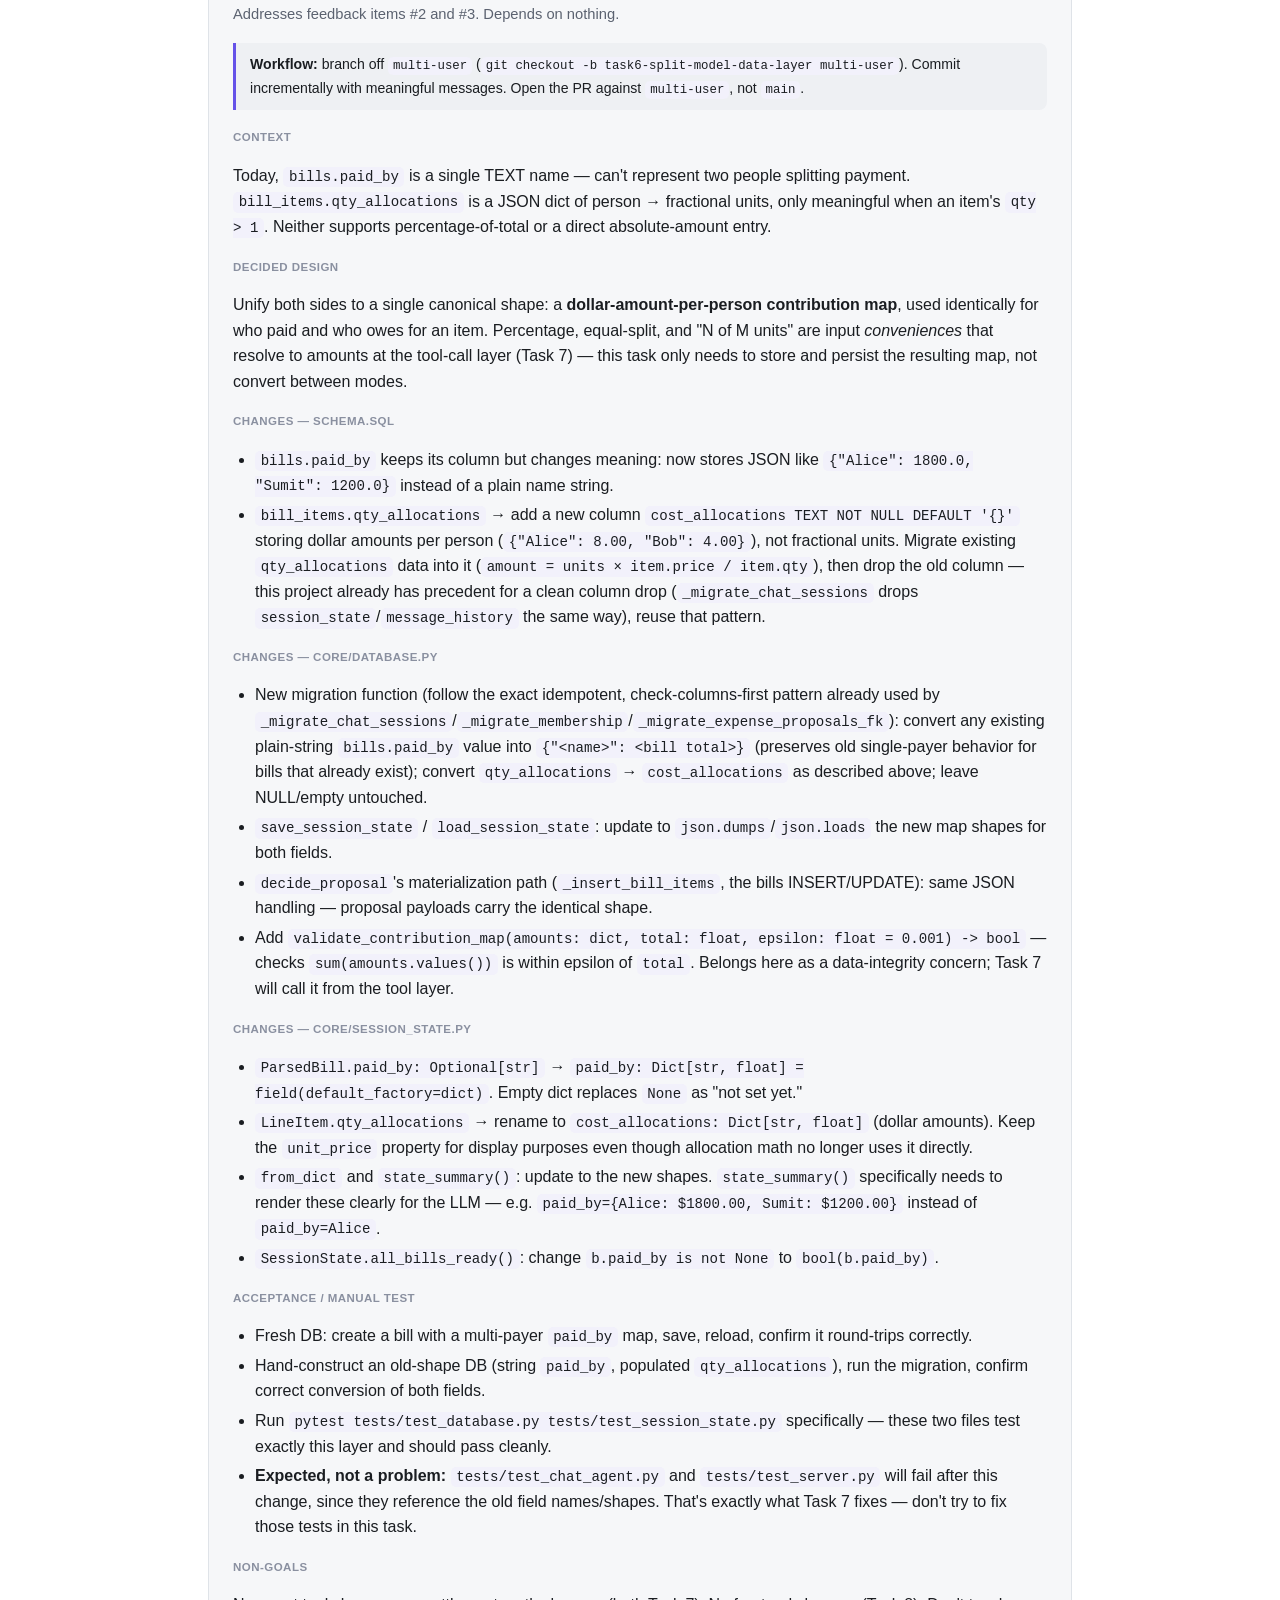
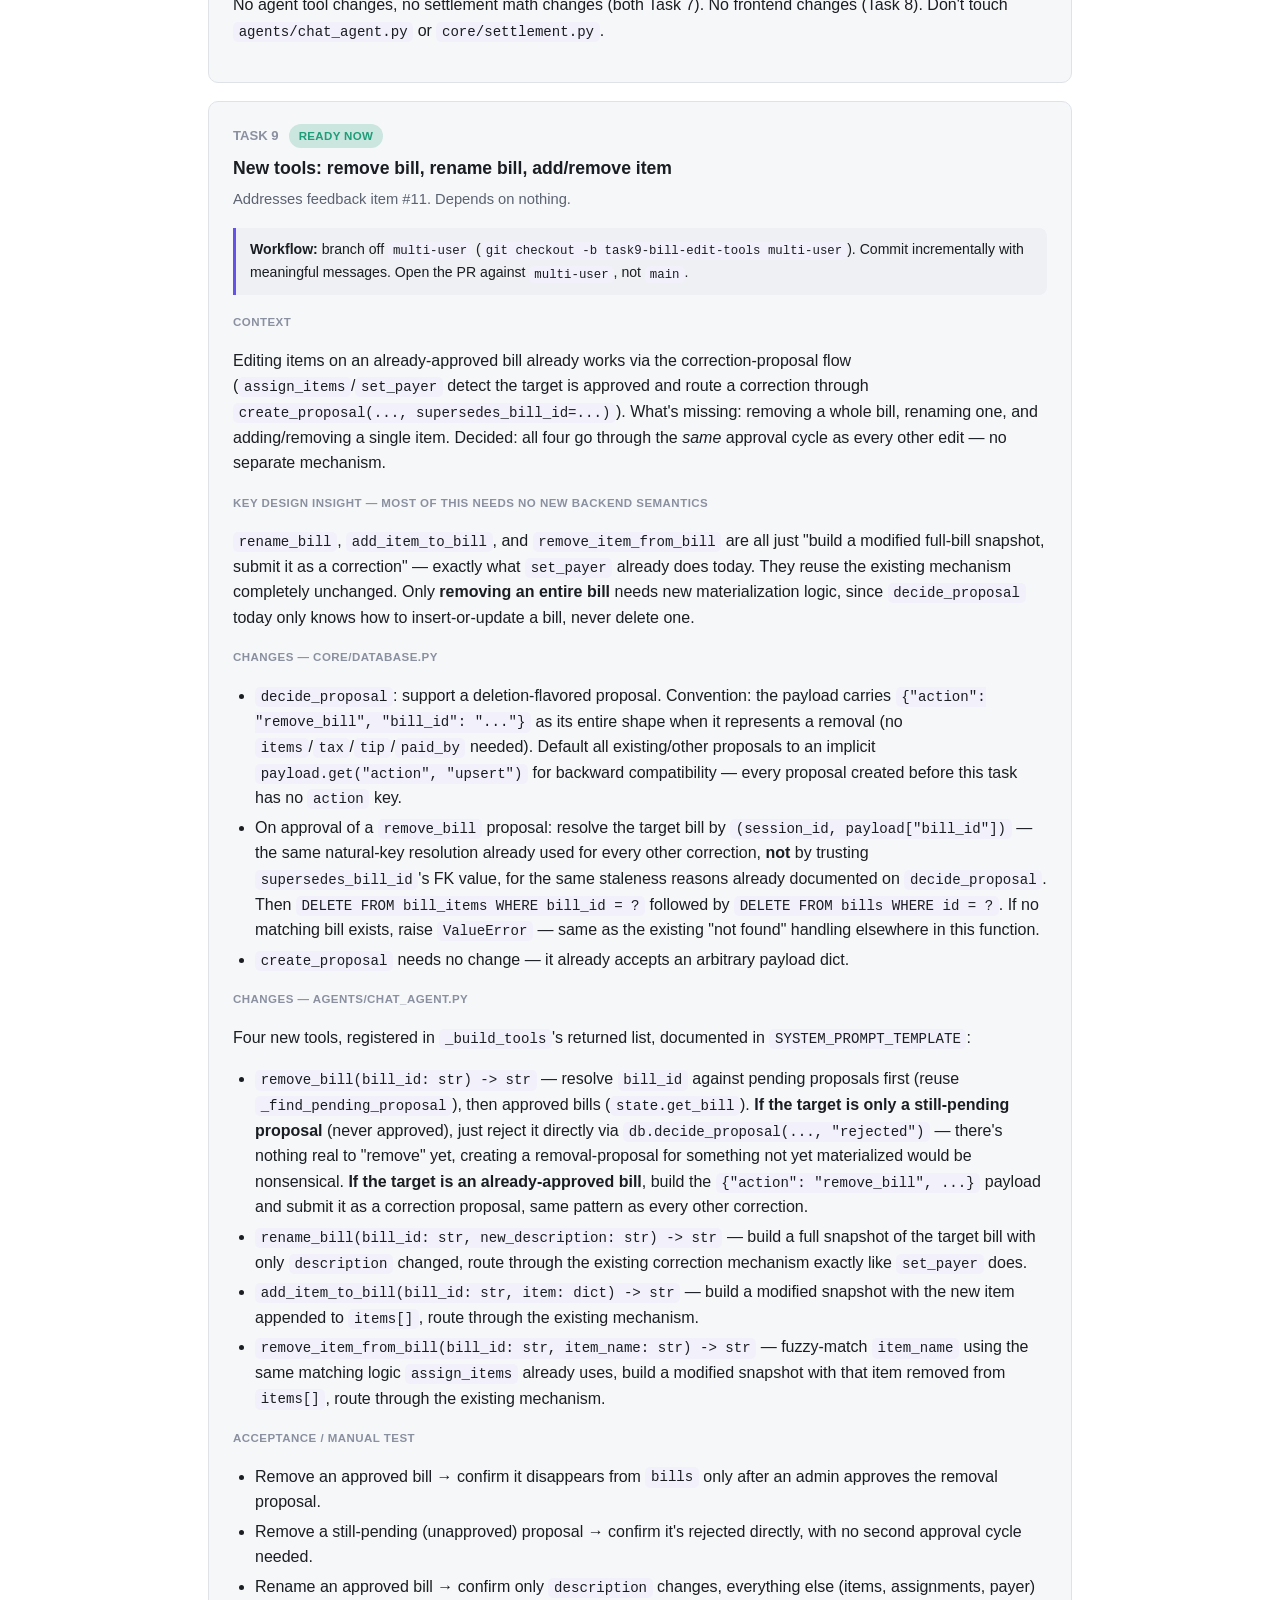
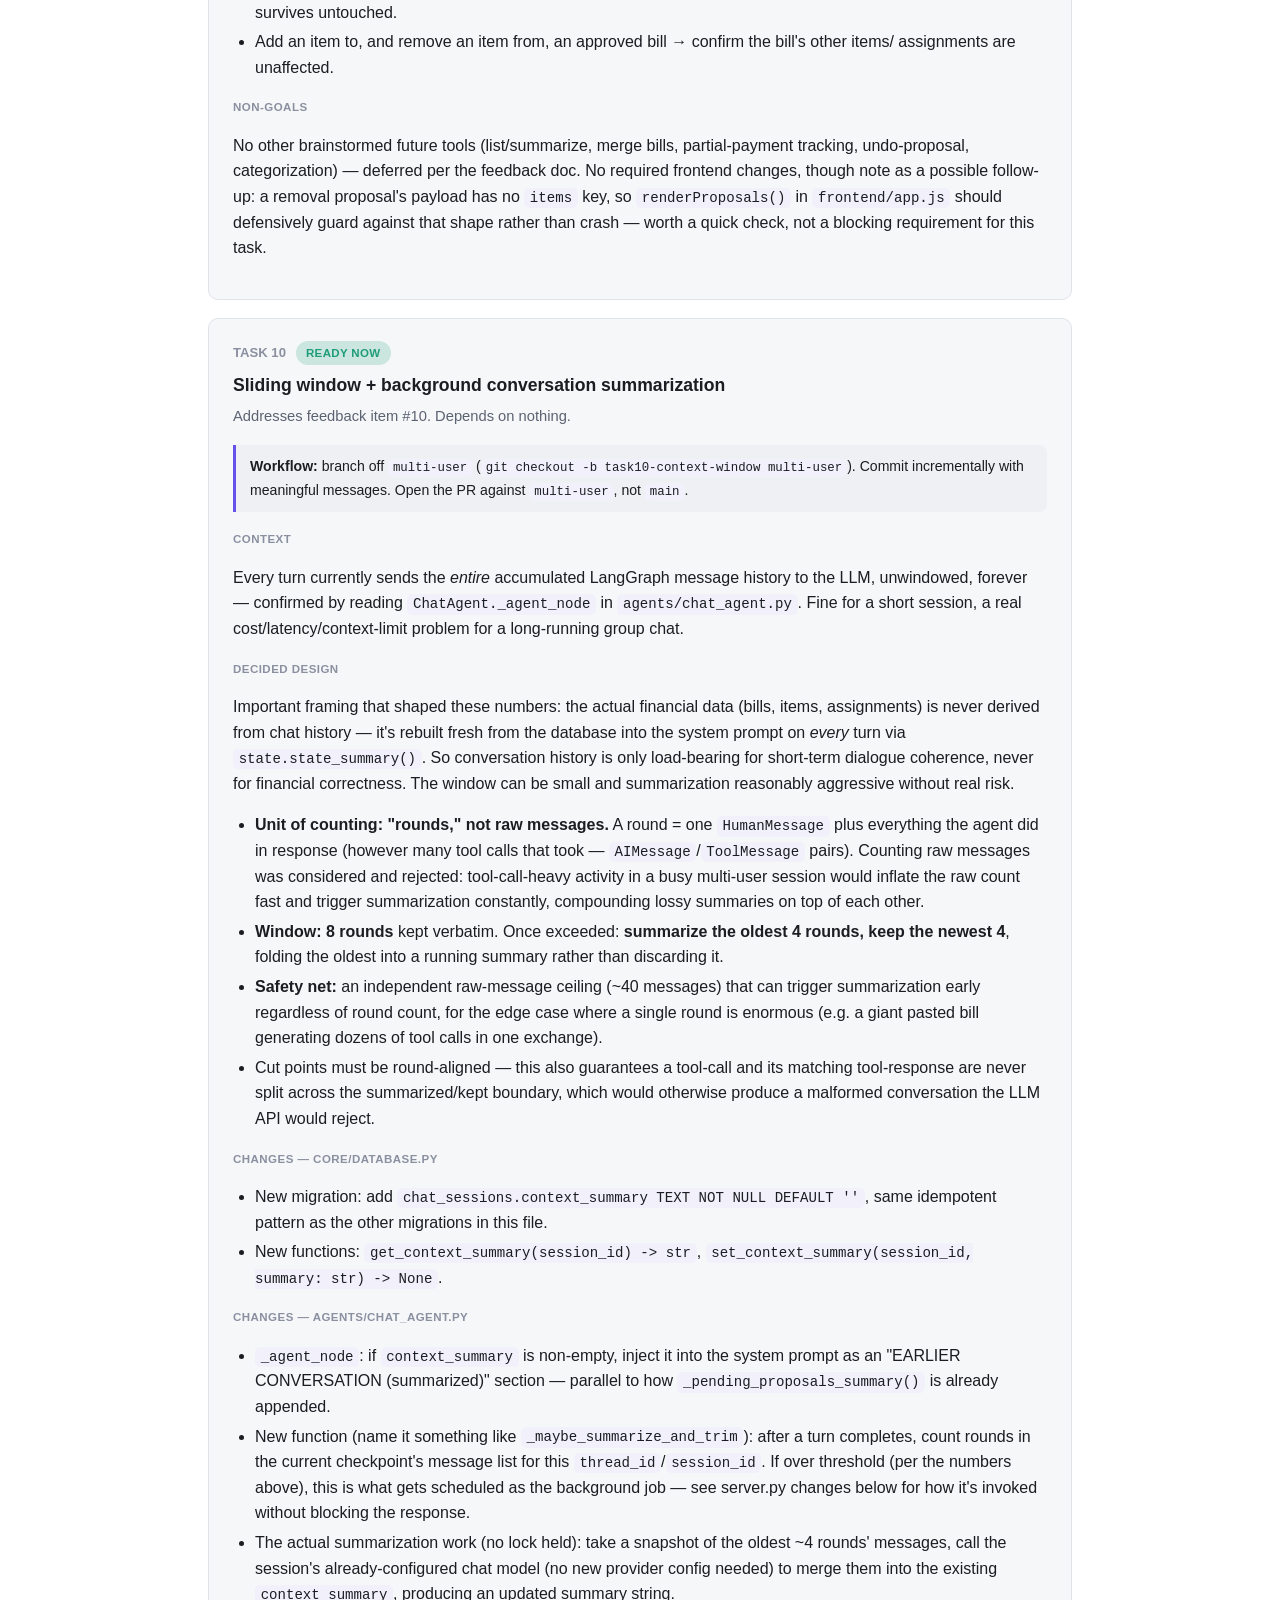
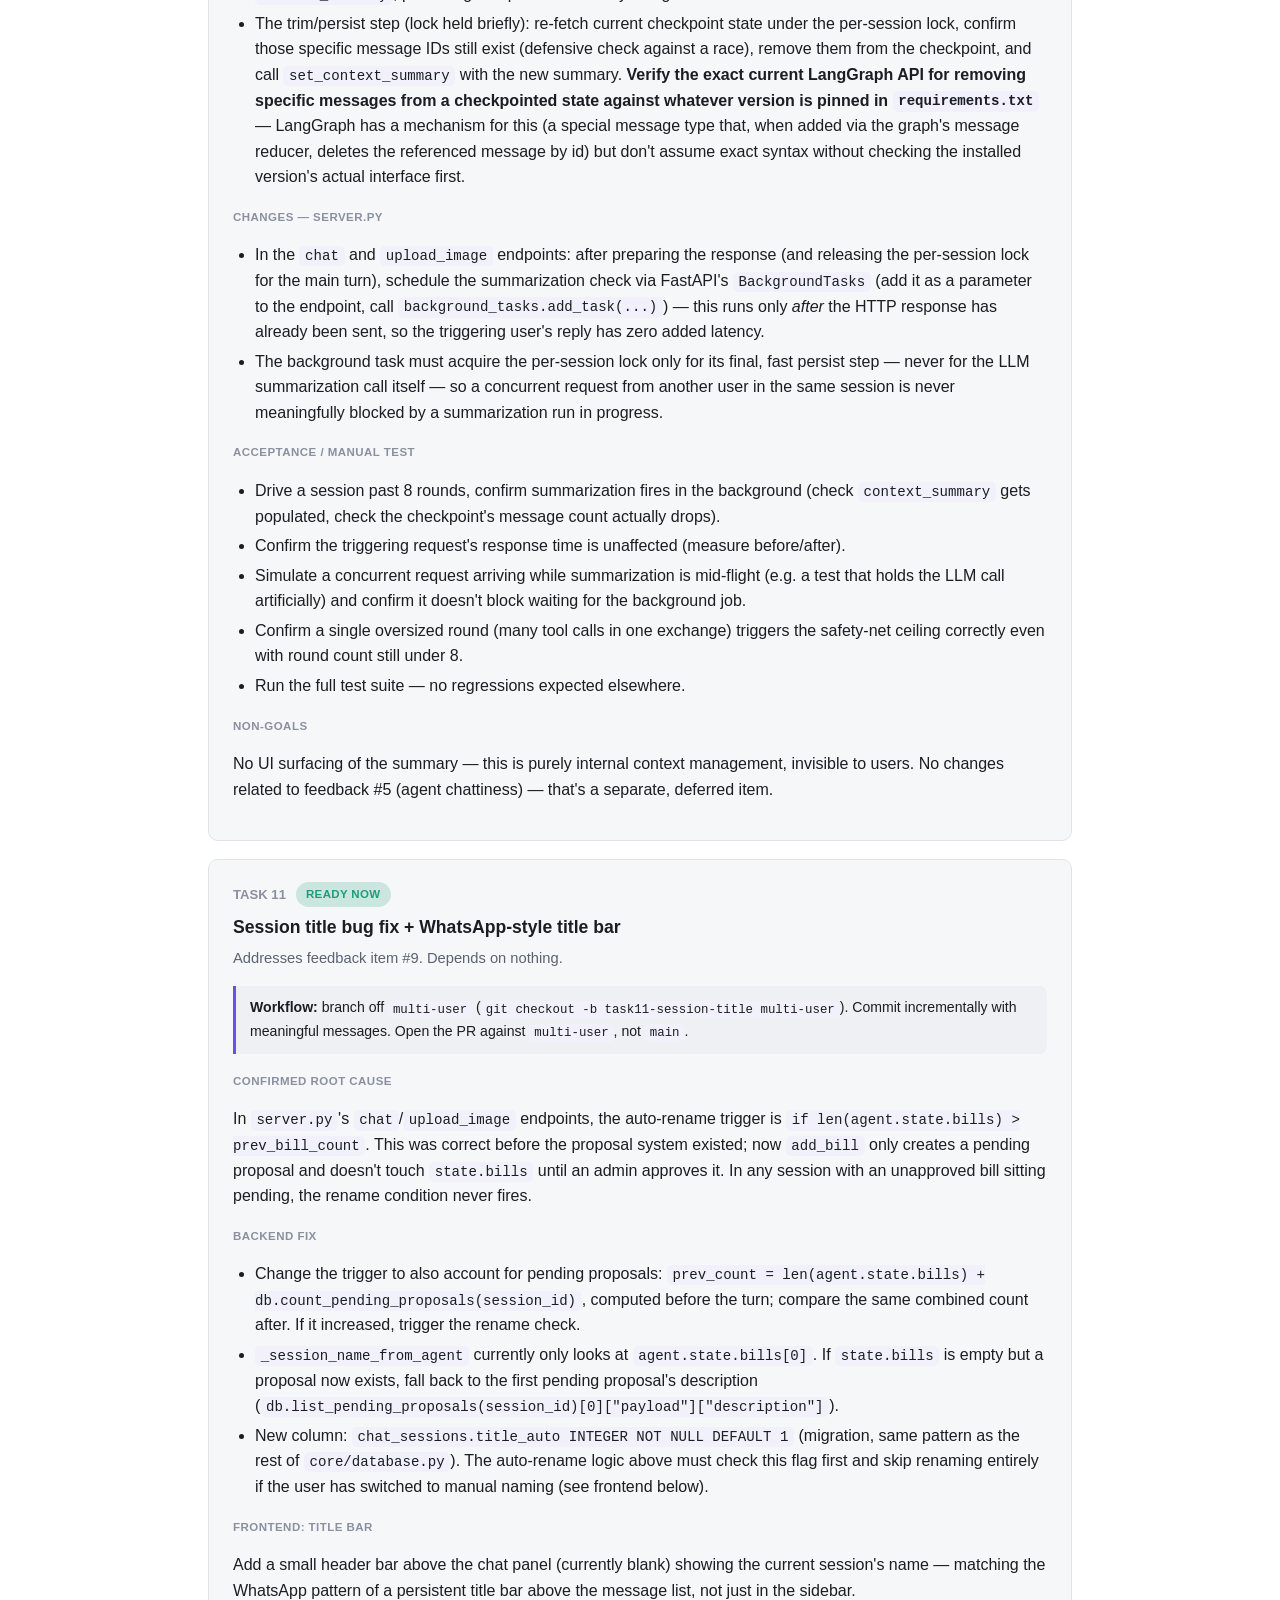
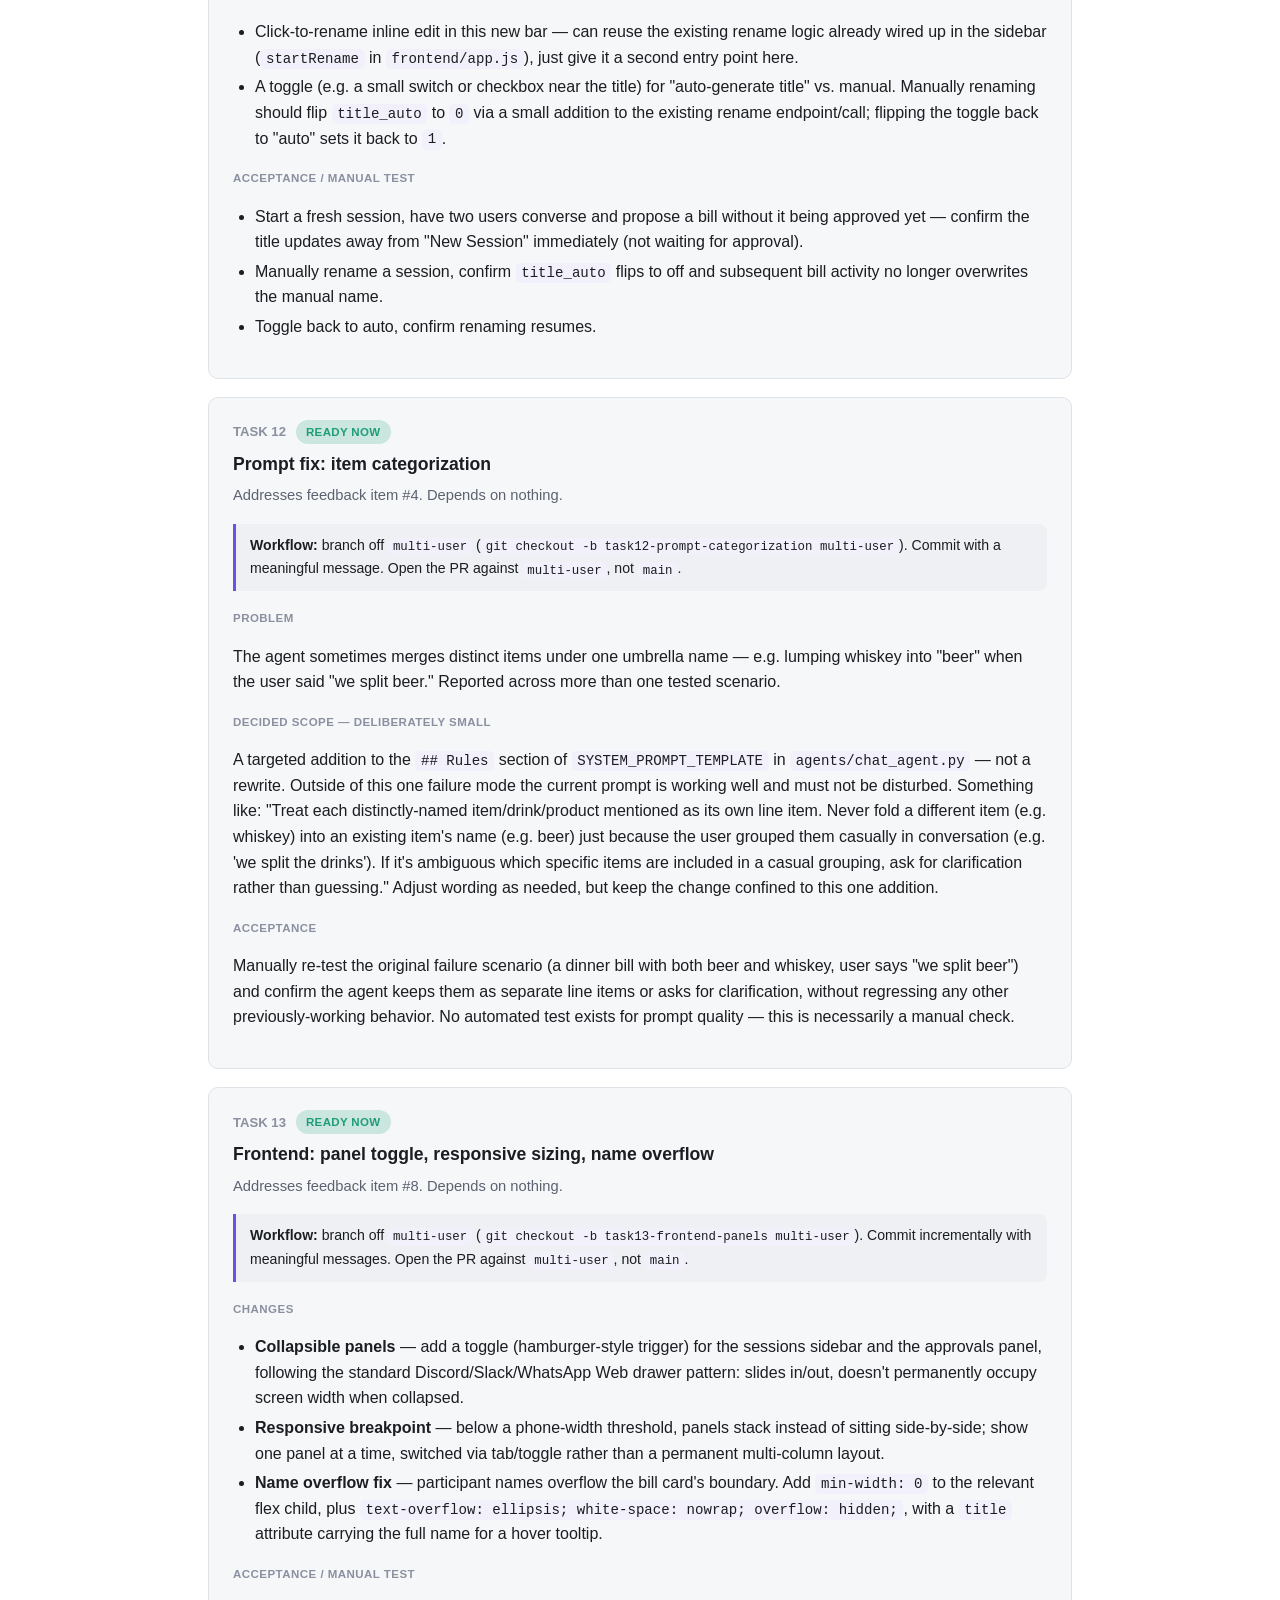
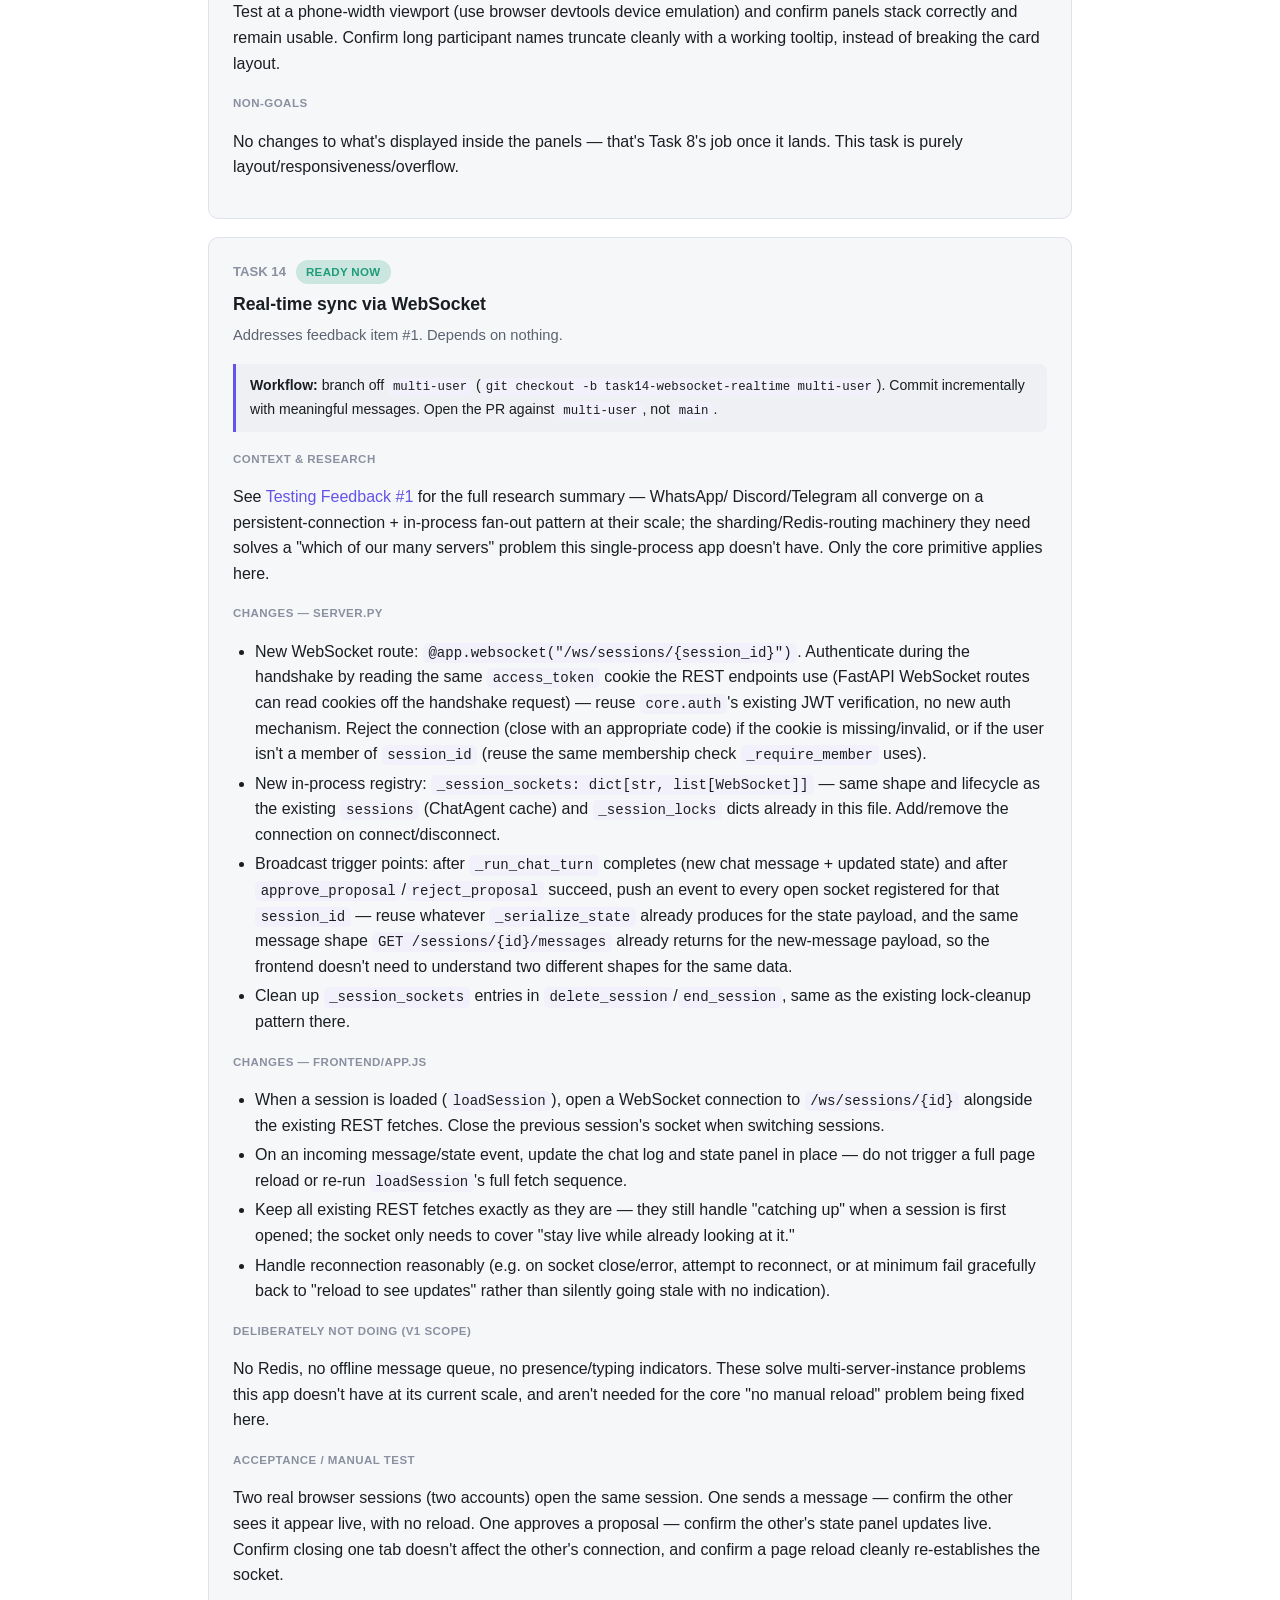
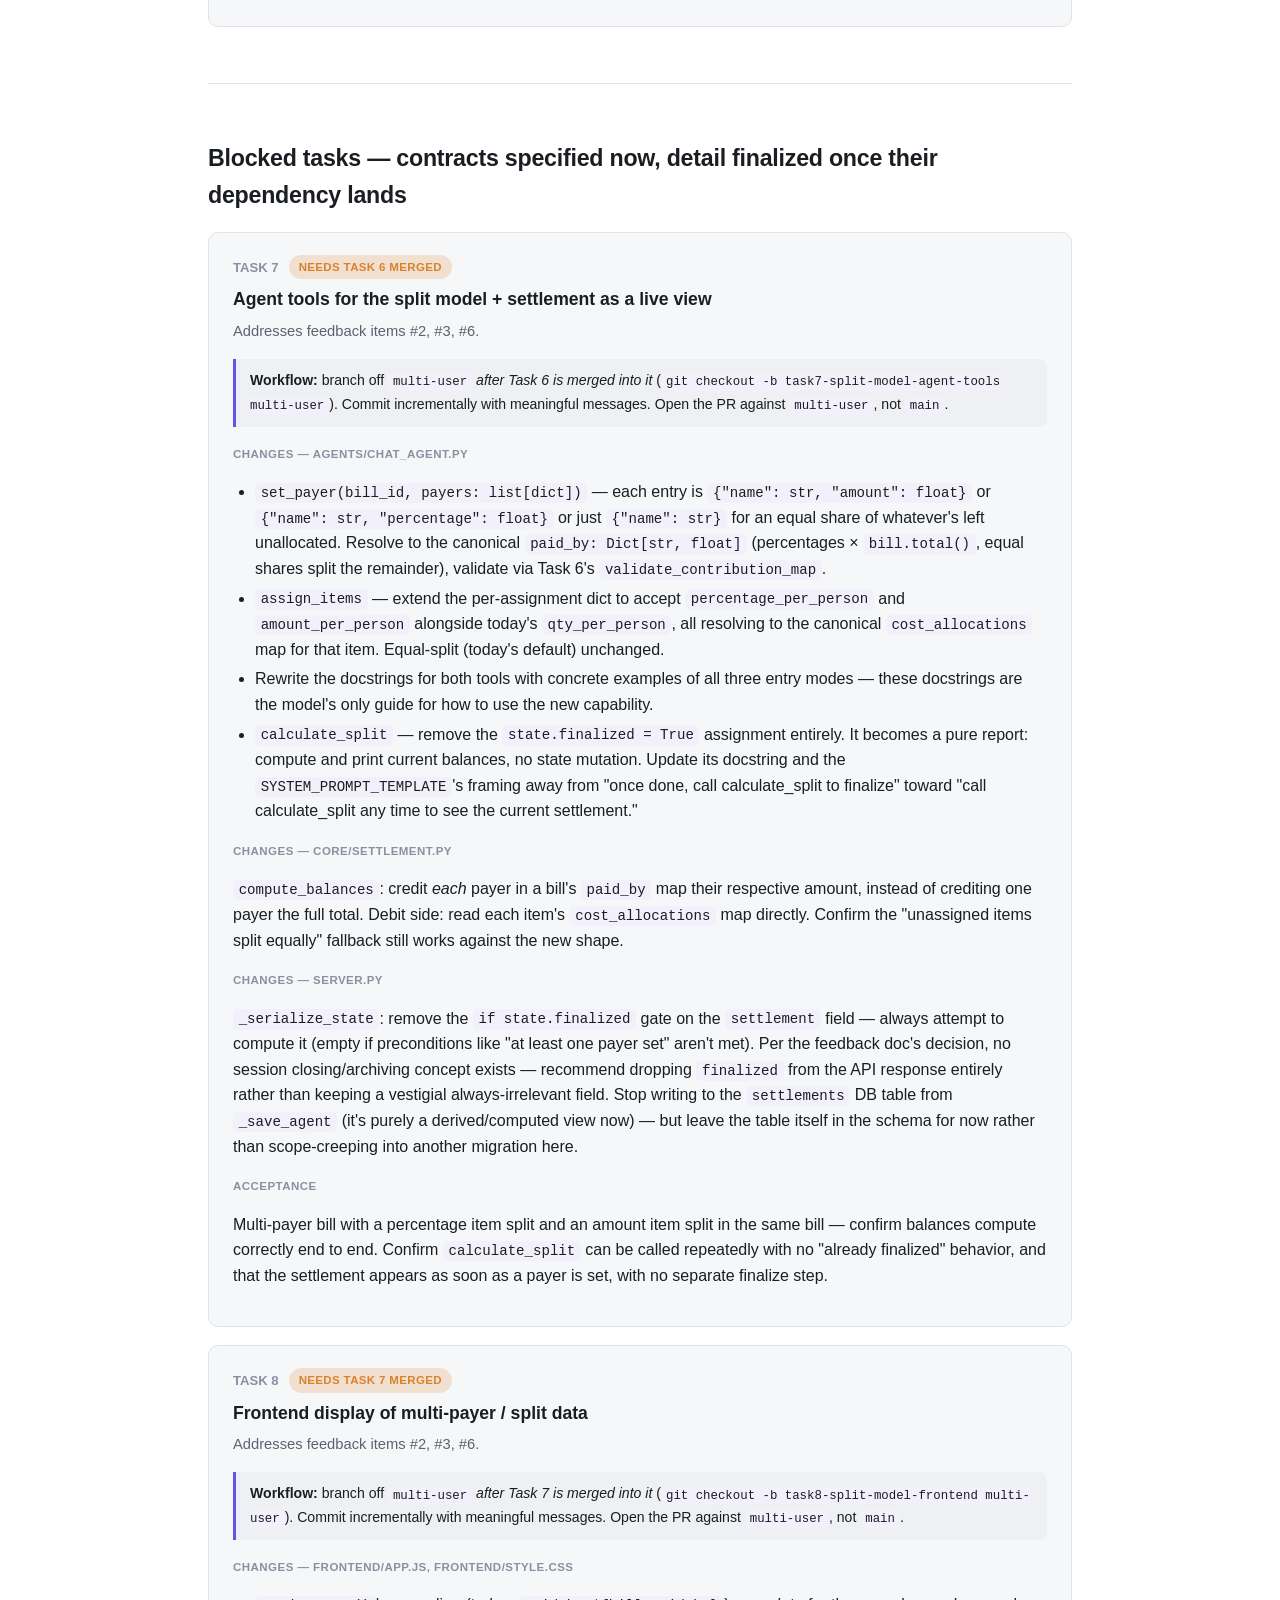
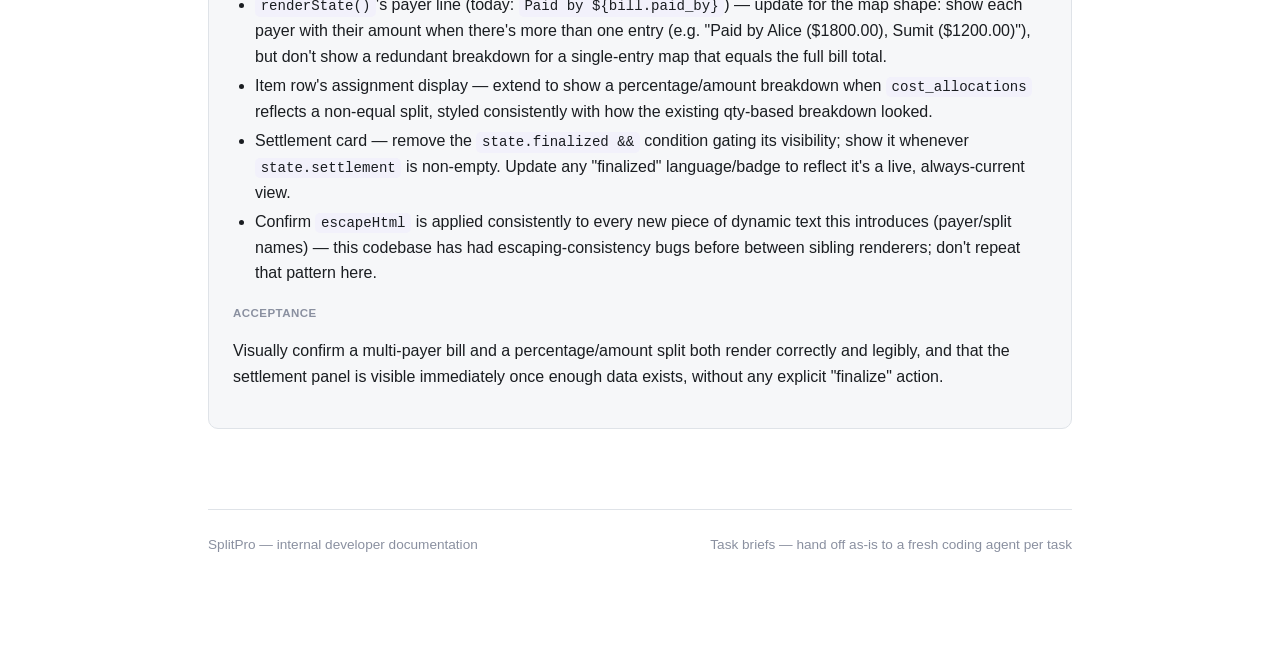
<file: docs/tasks.html>
<!DOCTYPE html>
<html lang="en">
<head>
<meta charset="UTF-8" />
<meta name="viewport" content="width=device-width, initial-scale=1.0" />
<title>Task Briefs — SplitPro Docs</title>
<link rel="stylesheet" href="assets/docs.css" />
<style>
  .status-row { display: flex; align-items: center; gap: 10px; margin: 0 0 6px; }
  .status { font-size: 0.72rem; font-weight: 700; padding: 3px 10px; border-radius: 999px; text-transform: uppercase; letter-spacing: 0.03em; white-space: nowrap; }
  .status.ready { background: color-mix(in srgb, var(--accent-2) 20%, transparent); color: var(--accent-2); }
  .status.blocked { background: color-mix(in srgb, var(--accent-3) 20%, transparent); color: var(--accent-3); }
  .item-num { font-size: 0.82rem; color: var(--text-faint); font-weight: 700; }
  .item-block { border: 1px solid var(--border); border-radius: var(--radius); padding: 22px 24px; margin: 18px 0; background: var(--bg-raised); }
  .item-block h3 { margin: 4px 0 6px; }
  .item-block .sub { color: var(--text-dim); font-size: 0.92rem; margin: 0 0 16px; }
  .label { font-size: 0.72rem; text-transform: uppercase; letter-spacing: 0.04em; color: var(--text-faint); font-weight: 600; margin: 18px 0 6px; }
  .label:first-of-type { margin-top: 4px; }
  .workflow { border-left: 3px solid var(--accent); background: var(--bg-sunken); border-radius: 0 8px 8px 0; padding: 10px 14px; margin: 12px 0 16px; font-size: 0.88rem; }
  .workflow strong { color: var(--text); }
  .deps-row { display: flex; flex-wrap: wrap; gap: 8px; margin: 0 0 4px; }
</style>
</head>
<body>

<div class="topnav">
  <a class="brand" href="index.html"><span class="mark">🧾</span> SplitPro Docs</a>
  <nav>
    <a href="index.html">Overview</a>
    <a href="architecture.html">Architecture</a>
    <a href="api.html">API Reference</a>
    <a href="roadmap.html">Roadmap</a>
    <a href="feedback.html">Testing Feedback</a>
    <a href="tasks.html" class="active">Task Briefs</a>
  </nav>
  <span class="tag">v0.1.0</span>
</div>

<main class="page">

  <div class="hero">
    <h1>Task briefs — post-multi-user improvement batch</h1>
    <p class="lede">
      Implementation briefs for the decided items from <a href="feedback.html">Testing Feedback</a>.
      Each is written to be handed to a fresh coding agent with zero prior context — background,
      exact files, exact changes, acceptance criteria. <strong>#5</strong> (agent chattiness) from the
      feedback doc is deferred to a future release and has no brief here.
    </p>
    <div class="pill-row">
      <span class="status ready">Ready now</span>
      <span class="status blocked">Blocked on an earlier task</span>
    </div>
  </div>

  <div class="callout">
    <strong>Every task follows this workflow</strong>
    Branch off <code>multi-user</code> (not <code>main</code>) — e.g.
    <code>git checkout -b task-&lt;slug&gt; multi-user</code>. Commit as you go with meaningful,
    descriptive messages, not one giant commit at the end. When done, push and open a PR
    <strong>against <code>multi-user</code></strong> (not <code>main</code>). This is restated in
    every task below so each brief stays self-contained.
  </div>

  <hr class="section" />

  <h2>Sequencing</h2>
  <div class="table-wrap">
  <table>
    <tr><th>Task</th><th>Addresses</th><th>Status</th><th>Files</th></tr>
    <tr><td><a href="#task6">Task 6</a> — multi-payer + flexible split data model</td><td>#2, #3</td><td><span class="status ready">Ready now</span></td><td>schema.sql, core/database.py, core/session_state.py</td></tr>
    <tr><td><a href="#task9">Task 9</a> — remove/rename bill, add/remove item tools</td><td>#11</td><td><span class="status ready">Ready now</span></td><td>agents/chat_agent.py, core/database.py</td></tr>
    <tr><td><a href="#task10">Task 10</a> — sliding window + background summarization</td><td>#10</td><td><span class="status ready">Ready now</span></td><td>agents/chat_agent.py, core/database.py, server.py</td></tr>
    <tr><td><a href="#task11">Task 11</a> — session title fix + title bar UI</td><td>#9</td><td><span class="status ready">Ready now</span></td><td>server.py, frontend/*</td></tr>
    <tr><td><a href="#task12">Task 12</a> — prompt fix for item categorization</td><td>#4</td><td><span class="status ready">Ready now</span></td><td>agents/chat_agent.py</td></tr>
    <tr><td><a href="#task13">Task 13</a> — frontend panel toggle + responsive + overflow</td><td>#8</td><td><span class="status ready">Ready now</span></td><td>frontend/*</td></tr>
    <tr><td><a href="#task14">Task 14</a> — WebSocket real-time sync</td><td>#1</td><td><span class="status ready">Ready now</span></td><td>server.py, frontend/*</td></tr>
    <tr><td><a href="#task7">Task 7</a> — agent tools for split model + settlement-as-live-view</td><td>#2, #3, #6</td><td><span class="status blocked">Needs Task 6</span></td><td>agents/chat_agent.py, core/settlement.py, server.py</td></tr>
    <tr><td><a href="#task8">Task 8</a> — frontend display of multi-payer/split data</td><td>#2, #3, #6</td><td><span class="status blocked">Needs Task 7</span></td><td>frontend/*</td></tr>
  </table>
  </div>
  <p class="dim">File overlap worth knowing about even among "ready now" tasks: Task 9/10/12 all touch
    <code>agents/chat_agent.py</code>; Task 11/13/14 all touch <code>frontend/*</code>. These can still be
    developed in parallel on separate branches, but whoever merges second on an overlapping file will need
    to rebase — not a blocker, just expect it.</p>

  <hr class="section" />

  <!-- TASK 6 -->
  <div class="item-block" id="task6">
    <div class="status-row"><span class="item-num">TASK 6</span><span class="status ready">Ready now</span></div>
    <h3>Data layer: multi-payer + flexible split model</h3>
    <p class="sub">Addresses feedback items #2 and #3. Depends on nothing.</p>
    <div class="workflow">
      <strong>Workflow:</strong> branch off <code>multi-user</code>
      (<code>git checkout -b task6-split-model-data-layer multi-user</code>). Commit incrementally with
      meaningful messages. Open the PR against <code>multi-user</code>, not <code>main</code>.
    </div>

    <div class="label">Context</div>
    <p>Today, <code>bills.paid_by</code> is a single TEXT name — can't represent two people splitting
      payment. <code>bill_items.qty_allocations</code> is a JSON dict of person → fractional units, only
      meaningful when an item's <code>qty &gt; 1</code>. Neither supports percentage-of-total or a direct
      absolute-amount entry.</p>

    <div class="label">Decided design</div>
    <p>Unify both sides to a single canonical shape: a <strong>dollar-amount-per-person contribution
      map</strong>, used identically for who paid and who owes for an item. Percentage, equal-split, and
      "N of M units" are input <em>conveniences</em> that resolve to amounts at the tool-call layer
      (Task 7) — this task only needs to store and persist the resulting map, not convert between modes.</p>

    <div class="label">Changes — schema.sql</div>
    <ul>
      <li><code>bills.paid_by</code> keeps its column but changes meaning: now stores JSON like
        <code>{"Alice": 1800.0, "Sumit": 1200.0}</code> instead of a plain name string.</li>
      <li><code>bill_items.qty_allocations</code> → add a new column
        <code>cost_allocations TEXT NOT NULL DEFAULT '{}'</code> storing dollar amounts per person
        (<code>{"Alice": 8.00, "Bob": 4.00}</code>), not fractional units. Migrate existing
        <code>qty_allocations</code> data into it (<code>amount = units × item.price / item.qty</code>),
        then drop the old column — this project already has precedent for a clean column drop
        (<code>_migrate_chat_sessions</code> drops <code>session_state</code>/<code>message_history</code>
        the same way), reuse that pattern.</li>
    </ul>

    <div class="label">Changes — core/database.py</div>
    <ul>
      <li>New migration function (follow the exact idempotent, check-columns-first pattern already used by
        <code>_migrate_chat_sessions</code>/<code>_migrate_membership</code>/<code>_migrate_expense_proposals_fk</code>):
        convert any existing plain-string <code>bills.paid_by</code> value into
        <code>{"&lt;name&gt;": &lt;bill total&gt;}</code> (preserves old single-payer behavior for bills
        that already exist); convert <code>qty_allocations</code> → <code>cost_allocations</code> as
        described above; leave NULL/empty untouched.</li>
      <li><code>save_session_state</code> / <code>load_session_state</code>: update to
        <code>json.dumps</code>/<code>json.loads</code> the new map shapes for both fields.</li>
      <li><code>decide_proposal</code>'s materialization path (<code>_insert_bill_items</code>, the
        bills INSERT/UPDATE): same JSON handling — proposal payloads carry the identical shape.</li>
      <li>Add <code>validate_contribution_map(amounts: dict, total: float, epsilon: float = 0.001) -&gt; bool</code>
        — checks <code>sum(amounts.values())</code> is within epsilon of <code>total</code>. Belongs here
        as a data-integrity concern; Task 7 will call it from the tool layer.</li>
    </ul>

    <div class="label">Changes — core/session_state.py</div>
    <ul>
      <li><code>ParsedBill.paid_by: Optional[str]</code> → <code>paid_by: Dict[str, float] = field(default_factory=dict)</code>.
        Empty dict replaces <code>None</code> as "not set yet."</li>
      <li><code>LineItem.qty_allocations</code> → rename to <code>cost_allocations: Dict[str, float]</code>
        (dollar amounts). Keep the <code>unit_price</code> property for display purposes even though
        allocation math no longer uses it directly.</li>
      <li><code>from_dict</code> and <code>state_summary()</code>: update to the new shapes.
        <code>state_summary()</code> specifically needs to render these clearly for the LLM — e.g.
        <code>paid_by={Alice: $1800.00, Sumit: $1200.00}</code> instead of <code>paid_by=Alice</code>.</li>
      <li><code>SessionState.all_bills_ready()</code>: change <code>b.paid_by is not None</code> to
        <code>bool(b.paid_by)</code>.</li>
    </ul>

    <div class="label">Acceptance / manual test</div>
    <ul>
      <li>Fresh DB: create a bill with a multi-payer <code>paid_by</code> map, save, reload, confirm it
        round-trips correctly.</li>
      <li>Hand-construct an old-shape DB (string <code>paid_by</code>, populated
        <code>qty_allocations</code>), run the migration, confirm correct conversion of both fields.</li>
      <li>Run <code>pytest tests/test_database.py tests/test_session_state.py</code> specifically — these
        two files test exactly this layer and should pass cleanly.</li>
      <li><strong>Expected, not a problem:</strong> <code>tests/test_chat_agent.py</code> and
        <code>tests/test_server.py</code> will fail after this change, since they reference the old
        field names/shapes. That's exactly what Task 7 fixes — don't try to fix those tests in this task.</li>
    </ul>

    <div class="label">Non-goals</div>
    <p>No agent tool changes, no settlement math changes (both Task 7). No frontend changes (Task 8).
      Don't touch <code>agents/chat_agent.py</code> or <code>core/settlement.py</code>.</p>
  </div>

  <!-- TASK 9 -->
  <div class="item-block" id="task9">
    <div class="status-row"><span class="item-num">TASK 9</span><span class="status ready">Ready now</span></div>
    <h3>New tools: remove bill, rename bill, add/remove item</h3>
    <p class="sub">Addresses feedback item #11. Depends on nothing.</p>
    <div class="workflow">
      <strong>Workflow:</strong> branch off <code>multi-user</code>
      (<code>git checkout -b task9-bill-edit-tools multi-user</code>). Commit incrementally with
      meaningful messages. Open the PR against <code>multi-user</code>, not <code>main</code>.
    </div>

    <div class="label">Context</div>
    <p>Editing items on an already-approved bill already works via the correction-proposal flow
      (<code>assign_items</code>/<code>set_payer</code> detect the target is approved and route a
      correction through <code>create_proposal(..., supersedes_bill_id=...)</code>). What's missing:
      removing a whole bill, renaming one, and adding/removing a single item. Decided: all four go
      through the <em>same</em> approval cycle as every other edit — no separate mechanism.</p>

    <div class="label">Key design insight — most of this needs no new backend semantics</div>
    <p><code>rename_bill</code>, <code>add_item_to_bill</code>, and <code>remove_item_from_bill</code> are
      all just "build a modified full-bill snapshot, submit it as a correction" — exactly what
      <code>set_payer</code> already does today. They reuse the existing mechanism completely unchanged.
      Only <strong>removing an entire bill</strong> needs new materialization logic, since
      <code>decide_proposal</code> today only knows how to insert-or-update a bill, never delete one.</p>

    <div class="label">Changes — core/database.py</div>
    <ul>
      <li><code>decide_proposal</code>: support a deletion-flavored proposal. Convention: the payload
        carries <code>{"action": "remove_bill", "bill_id": "..."}</code> as its entire shape when it
        represents a removal (no <code>items</code>/<code>tax</code>/<code>tip</code>/<code>paid_by</code>
        needed). Default all existing/other proposals to an implicit <code>payload.get("action", "upsert")</code>
        for backward compatibility — every proposal created before this task has no <code>action</code> key.</li>
      <li>On approval of a <code>remove_bill</code> proposal: resolve the target bill by
        <code>(session_id, payload["bill_id"])</code> — the same natural-key resolution already used for
        every other correction, <strong>not</strong> by trusting <code>supersedes_bill_id</code>'s FK value,
        for the same staleness reasons already documented on <code>decide_proposal</code>. Then
        <code>DELETE FROM bill_items WHERE bill_id = ?</code> followed by
        <code>DELETE FROM bills WHERE id = ?</code>. If no matching bill exists, raise
        <code>ValueError</code> — same as the existing "not found" handling elsewhere in this function.</li>
      <li><code>create_proposal</code> needs no change — it already accepts an arbitrary payload dict.</li>
    </ul>

    <div class="label">Changes — agents/chat_agent.py</div>
    <p>Four new tools, registered in <code>_build_tools</code>'s returned list, documented in
      <code>SYSTEM_PROMPT_TEMPLATE</code>:</p>
    <ul>
      <li><code>remove_bill(bill_id: str) -&gt; str</code> — resolve <code>bill_id</code> against pending
        proposals first (reuse <code>_find_pending_proposal</code>), then approved bills
        (<code>state.get_bill</code>). <strong>If the target is only a still-pending proposal</strong>
        (never approved), just reject it directly via <code>db.decide_proposal(..., "rejected")</code> —
        there's nothing real to "remove" yet, creating a removal-proposal for something not yet
        materialized would be nonsensical. <strong>If the target is an already-approved bill</strong>,
        build the <code>{"action": "remove_bill", ...}</code> payload and submit it as a correction
        proposal, same pattern as every other correction.</li>
      <li><code>rename_bill(bill_id: str, new_description: str) -&gt; str</code> — build a full snapshot
        of the target bill with only <code>description</code> changed, route through the existing
        correction mechanism exactly like <code>set_payer</code> does.</li>
      <li><code>add_item_to_bill(bill_id: str, item: dict) -&gt; str</code> — build a modified snapshot
        with the new item appended to <code>items[]</code>, route through the existing mechanism.</li>
      <li><code>remove_item_from_bill(bill_id: str, item_name: str) -&gt; str</code> — fuzzy-match
        <code>item_name</code> using the same matching logic <code>assign_items</code> already uses, build
        a modified snapshot with that item removed from <code>items[]</code>, route through the existing
        mechanism.</li>
    </ul>

    <div class="label">Acceptance / manual test</div>
    <ul>
      <li>Remove an approved bill → confirm it disappears from <code>bills</code> only after an admin
        approves the removal proposal.</li>
      <li>Remove a still-pending (unapproved) proposal → confirm it's rejected directly, with no second
        approval cycle needed.</li>
      <li>Rename an approved bill → confirm only <code>description</code> changes, everything else
        (items, assignments, payer) survives untouched.</li>
      <li>Add an item to, and remove an item from, an approved bill → confirm the bill's other items/
        assignments are unaffected.</li>
    </ul>

    <div class="label">Non-goals</div>
    <p>No other brainstormed future tools (list/summarize, merge bills, partial-payment tracking,
      undo-proposal, categorization) — deferred per the feedback doc. No required frontend changes, though
      note as a possible follow-up: a removal proposal's payload has no <code>items</code> key, so
      <code>renderProposals()</code> in <code>frontend/app.js</code> should defensively guard against that
      shape rather than crash — worth a quick check, not a blocking requirement for this task.</p>
  </div>

  <!-- TASK 10 -->
  <div class="item-block" id="task10">
    <div class="status-row"><span class="item-num">TASK 10</span><span class="status ready">Ready now</span></div>
    <h3>Sliding window + background conversation summarization</h3>
    <p class="sub">Addresses feedback item #10. Depends on nothing.</p>
    <div class="workflow">
      <strong>Workflow:</strong> branch off <code>multi-user</code>
      (<code>git checkout -b task10-context-window multi-user</code>). Commit incrementally with
      meaningful messages. Open the PR against <code>multi-user</code>, not <code>main</code>.
    </div>

    <div class="label">Context</div>
    <p>Every turn currently sends the <em>entire</em> accumulated LangGraph message history to the LLM,
      unwindowed, forever — confirmed by reading <code>ChatAgent._agent_node</code> in
      <code>agents/chat_agent.py</code>. Fine for a short session, a real cost/latency/context-limit
      problem for a long-running group chat.</p>

    <div class="label">Decided design</div>
    <p>Important framing that shaped these numbers: the actual financial data (bills, items, assignments)
      is never derived from chat history — it's rebuilt fresh from the database into the system prompt on
      <em>every</em> turn via <code>state.state_summary()</code>. So conversation history is only
      load-bearing for short-term dialogue coherence, never for financial correctness. The window can be
      small and summarization reasonably aggressive without real risk.</p>
    <ul>
      <li><strong>Unit of counting: "rounds," not raw messages.</strong> A round = one
        <code>HumanMessage</code> plus everything the agent did in response (however many tool calls that
        took — <code>AIMessage</code>/<code>ToolMessage</code> pairs). Counting raw messages was
        considered and rejected: tool-call-heavy activity in a busy multi-user session would inflate the
        raw count fast and trigger summarization constantly, compounding lossy summaries on top of each
        other.</li>
      <li><strong>Window: 8 rounds</strong> kept verbatim. Once exceeded: <strong>summarize the oldest 4
        rounds, keep the newest 4</strong>, folding the oldest into a running summary rather than
        discarding it.</li>
      <li><strong>Safety net:</strong> an independent raw-message ceiling (~40 messages) that can trigger
        summarization early regardless of round count, for the edge case where a single round is enormous
        (e.g. a giant pasted bill generating dozens of tool calls in one exchange).</li>
      <li>Cut points must be round-aligned — this also guarantees a tool-call and its matching
        tool-response are never split across the summarized/kept boundary, which would otherwise produce
        a malformed conversation the LLM API would reject.</li>
    </ul>

    <div class="label">Changes — core/database.py</div>
    <ul>
      <li>New migration: add <code>chat_sessions.context_summary TEXT NOT NULL DEFAULT ''</code>, same
        idempotent pattern as the other migrations in this file.</li>
      <li>New functions: <code>get_context_summary(session_id) -&gt; str</code>,
        <code>set_context_summary(session_id, summary: str) -&gt; None</code>.</li>
    </ul>

    <div class="label">Changes — agents/chat_agent.py</div>
    <ul>
      <li><code>_agent_node</code>: if <code>context_summary</code> is non-empty, inject it into the
        system prompt as an "EARLIER CONVERSATION (summarized)" section — parallel to how
        <code>_pending_proposals_summary()</code> is already appended.</li>
      <li>New function (name it something like <code>_maybe_summarize_and_trim</code>): after a turn
        completes, count rounds in the current checkpoint's message list for this
        <code>thread_id</code>/<code>session_id</code>. If over threshold (per the numbers above), this is
        what gets scheduled as the background job — see server.py changes below for how it's invoked
        without blocking the response.</li>
      <li>The actual summarization work (no lock held): take a snapshot of the oldest ~4 rounds' messages,
        call the session's already-configured chat model (no new provider config needed) to merge them
        into the existing <code>context_summary</code>, producing an updated summary string.</li>
      <li>The trim/persist step (lock held briefly): re-fetch current checkpoint state under the
        per-session lock, confirm those specific message IDs still exist (defensive check against a race),
        remove them from the checkpoint, and call <code>set_context_summary</code> with the new summary.
        <strong>Verify the exact current LangGraph API for removing specific messages from a
        checkpointed state against whatever version is pinned in <code>requirements.txt</code></strong> —
        LangGraph has a mechanism for this (a special message type that, when added via the graph's
        message reducer, deletes the referenced message by id) but don't assume exact syntax without
        checking the installed version's actual interface first.</li>
    </ul>

    <div class="label">Changes — server.py</div>
    <ul>
      <li>In the <code>chat</code> and <code>upload_image</code> endpoints: after preparing the response
        (and releasing the per-session lock for the main turn), schedule the summarization check via
        FastAPI's <code>BackgroundTasks</code> (add it as a parameter to the endpoint, call
        <code>background_tasks.add_task(...)</code>) — this runs only <em>after</em> the HTTP response has
        already been sent, so the triggering user's reply has zero added latency.</li>
      <li>The background task must acquire the per-session lock only for its final, fast persist step —
        never for the LLM summarization call itself — so a concurrent request from another user in the
        same session is never meaningfully blocked by a summarization run in progress.</li>
    </ul>

    <div class="label">Acceptance / manual test</div>
    <ul>
      <li>Drive a session past 8 rounds, confirm summarization fires in the background (check
        <code>context_summary</code> gets populated, check the checkpoint's message count actually drops).</li>
      <li>Confirm the triggering request's response time is unaffected (measure before/after).</li>
      <li>Simulate a concurrent request arriving while summarization is mid-flight (e.g. a test that holds
        the LLM call artificially) and confirm it doesn't block waiting for the background job.</li>
      <li>Confirm a single oversized round (many tool calls in one exchange) triggers the safety-net
        ceiling correctly even with round count still under 8.</li>
      <li>Run the full test suite — no regressions expected elsewhere.</li>
    </ul>

    <div class="label">Non-goals</div>
    <p>No UI surfacing of the summary — this is purely internal context management, invisible to users.
      No changes related to feedback #5 (agent chattiness) — that's a separate, deferred item.</p>
  </div>

  <!-- TASK 11 -->
  <div class="item-block" id="task11">
    <div class="status-row"><span class="item-num">TASK 11</span><span class="status ready">Ready now</span></div>
    <h3>Session title bug fix + WhatsApp-style title bar</h3>
    <p class="sub">Addresses feedback item #9. Depends on nothing.</p>
    <div class="workflow">
      <strong>Workflow:</strong> branch off <code>multi-user</code>
      (<code>git checkout -b task11-session-title multi-user</code>). Commit incrementally with
      meaningful messages. Open the PR against <code>multi-user</code>, not <code>main</code>.
    </div>

    <div class="label">Confirmed root cause</div>
    <p>In <code>server.py</code>'s <code>chat</code>/<code>upload_image</code> endpoints, the auto-rename
      trigger is <code>if len(agent.state.bills) &gt; prev_bill_count</code>. This was correct before the
      proposal system existed; now <code>add_bill</code> only creates a pending proposal and doesn't touch
      <code>state.bills</code> until an admin approves it. In any session with an unapproved bill sitting
      pending, the rename condition never fires.</p>

    <div class="label">Backend fix</div>
    <ul>
      <li>Change the trigger to also account for pending proposals:
        <code>prev_count = len(agent.state.bills) + db.count_pending_proposals(session_id)</code>,
        computed before the turn; compare the same combined count after. If it increased, trigger the
        rename check.</li>
      <li><code>_session_name_from_agent</code> currently only looks at <code>agent.state.bills[0]</code>.
        If <code>state.bills</code> is empty but a proposal now exists, fall back to the first pending
        proposal's description (<code>db.list_pending_proposals(session_id)[0]["payload"]["description"]</code>).</li>
      <li>New column: <code>chat_sessions.title_auto INTEGER NOT NULL DEFAULT 1</code> (migration, same
        pattern as the rest of <code>core/database.py</code>). The auto-rename logic above must check this
        flag first and skip renaming entirely if the user has switched to manual naming (see frontend
        below).</li>
    </ul>

    <div class="label">Frontend: title bar</div>
    <p>Add a small header bar above the chat panel (currently blank) showing the current session's name —
      matching the WhatsApp pattern of a persistent title bar above the message list, not just in the
      sidebar.</p>
    <ul>
      <li>Click-to-rename inline edit in this new bar — can reuse the existing rename logic already wired
        up in the sidebar (<code>startRename</code> in <code>frontend/app.js</code>), just give it a
        second entry point here.</li>
      <li>A toggle (e.g. a small switch or checkbox near the title) for "auto-generate title" vs. manual.
        Manually renaming should flip <code>title_auto</code> to <code>0</code> via a small addition to
        the existing rename endpoint/call; flipping the toggle back to "auto" sets it back to
        <code>1</code>.</li>
    </ul>

    <div class="label">Acceptance / manual test</div>
    <ul>
      <li>Start a fresh session, have two users converse and propose a bill without it being approved yet
        — confirm the title updates away from "New Session" immediately (not waiting for approval).</li>
      <li>Manually rename a session, confirm <code>title_auto</code> flips to off and subsequent bill
        activity no longer overwrites the manual name.</li>
      <li>Toggle back to auto, confirm renaming resumes.</li>
    </ul>
  </div>

  <!-- TASK 12 -->
  <div class="item-block" id="task12">
    <div class="status-row"><span class="item-num">TASK 12</span><span class="status ready">Ready now</span></div>
    <h3>Prompt fix: item categorization</h3>
    <p class="sub">Addresses feedback item #4. Depends on nothing.</p>
    <div class="workflow">
      <strong>Workflow:</strong> branch off <code>multi-user</code>
      (<code>git checkout -b task12-prompt-categorization multi-user</code>). Commit with a meaningful
      message. Open the PR against <code>multi-user</code>, not <code>main</code>.
    </div>

    <div class="label">Problem</div>
    <p>The agent sometimes merges distinct items under one umbrella name — e.g. lumping whiskey into
      "beer" when the user said "we split beer." Reported across more than one tested scenario.</p>

    <div class="label">Decided scope — deliberately small</div>
    <p>A targeted addition to the <code>## Rules</code> section of <code>SYSTEM_PROMPT_TEMPLATE</code> in
      <code>agents/chat_agent.py</code> — not a rewrite. Outside of this one failure mode the current
      prompt is working well and must not be disturbed. Something like: "Treat each distinctly-named
      item/drink/product mentioned as its own line item. Never fold a different item (e.g. whiskey) into
      an existing item's name (e.g. beer) just because the user grouped them casually in conversation
      (e.g. 'we split the drinks'). If it's ambiguous which specific items are included in a casual
      grouping, ask for clarification rather than guessing." Adjust wording as needed, but keep the change
      confined to this one addition.</p>

    <div class="label">Acceptance</div>
    <p>Manually re-test the original failure scenario (a dinner bill with both beer and whiskey, user says
      "we split beer") and confirm the agent keeps them as separate line items or asks for clarification,
      without regressing any other previously-working behavior. No automated test exists for prompt
      quality — this is necessarily a manual check.</p>
  </div>

  <!-- TASK 13 -->
  <div class="item-block" id="task13">
    <div class="status-row"><span class="item-num">TASK 13</span><span class="status ready">Ready now</span></div>
    <h3>Frontend: panel toggle, responsive sizing, name overflow</h3>
    <p class="sub">Addresses feedback item #8. Depends on nothing.</p>
    <div class="workflow">
      <strong>Workflow:</strong> branch off <code>multi-user</code>
      (<code>git checkout -b task13-frontend-panels multi-user</code>). Commit incrementally with
      meaningful messages. Open the PR against <code>multi-user</code>, not <code>main</code>.
    </div>

    <div class="label">Changes</div>
    <ul>
      <li><strong>Collapsible panels</strong> — add a toggle (hamburger-style trigger) for the sessions
        sidebar and the approvals panel, following the standard Discord/Slack/WhatsApp Web drawer pattern:
        slides in/out, doesn't permanently occupy screen width when collapsed.</li>
      <li><strong>Responsive breakpoint</strong> — below a phone-width threshold, panels stack instead of
        sitting side-by-side; show one panel at a time, switched via tab/toggle rather than a permanent
        multi-column layout.</li>
      <li><strong>Name overflow fix</strong> — participant names overflow the bill card's boundary. Add
        <code>min-width: 0</code> to the relevant flex child, plus
        <code>text-overflow: ellipsis; white-space: nowrap; overflow: hidden;</code>, with a
        <code>title</code> attribute carrying the full name for a hover tooltip.</li>
    </ul>

    <div class="label">Acceptance / manual test</div>
    <p>Test at a phone-width viewport (use browser devtools device emulation) and confirm panels stack
      correctly and remain usable. Confirm long participant names truncate cleanly with a working tooltip,
      instead of breaking the card layout.</p>

    <div class="label">Non-goals</div>
    <p>No changes to what's displayed inside the panels — that's Task 8's job once it lands. This task is
      purely layout/responsiveness/overflow.</p>
  </div>

  <!-- TASK 14 -->
  <div class="item-block" id="task14">
    <div class="status-row"><span class="item-num">TASK 14</span><span class="status ready">Ready now</span></div>
    <h3>Real-time sync via WebSocket</h3>
    <p class="sub">Addresses feedback item #1. Depends on nothing.</p>
    <div class="workflow">
      <strong>Workflow:</strong> branch off <code>multi-user</code>
      (<code>git checkout -b task14-websocket-realtime multi-user</code>). Commit incrementally with
      meaningful messages. Open the PR against <code>multi-user</code>, not <code>main</code>.
    </div>

    <div class="label">Context &amp; research</div>
    <p>See <a href="feedback.html">Testing Feedback #1</a> for the full research summary — WhatsApp/
      Discord/Telegram all converge on a persistent-connection + in-process fan-out pattern at their scale;
      the sharding/Redis-routing machinery they need solves a "which of our many servers" problem this
      single-process app doesn't have. Only the core primitive applies here.</p>

    <div class="label">Changes — server.py</div>
    <ul>
      <li>New WebSocket route: <code>@app.websocket("/ws/sessions/{session_id}")</code>. Authenticate
        during the handshake by reading the same <code>access_token</code> cookie the REST endpoints use
        (FastAPI WebSocket routes can read cookies off the handshake request) — reuse
        <code>core.auth</code>'s existing JWT verification, no new auth mechanism. Reject the connection
        (close with an appropriate code) if the cookie is missing/invalid, or if the user isn't a member
        of <code>session_id</code> (reuse the same membership check <code>_require_member</code> uses).</li>
      <li>New in-process registry: <code>_session_sockets: dict[str, list[WebSocket]]</code> — same shape
        and lifecycle as the existing <code>sessions</code> (ChatAgent cache) and <code>_session_locks</code>
        dicts already in this file. Add/remove the connection on connect/disconnect.</li>
      <li>Broadcast trigger points: after <code>_run_chat_turn</code> completes (new chat message + updated
        state) and after <code>approve_proposal</code>/<code>reject_proposal</code> succeed, push an event
        to every open socket registered for that <code>session_id</code> — reuse whatever
        <code>_serialize_state</code> already produces for the state payload, and the same message shape
        <code>GET /sessions/{id}/messages</code> already returns for the new-message payload, so the
        frontend doesn't need to understand two different shapes for the same data.</li>
      <li>Clean up <code>_session_sockets</code> entries in <code>delete_session</code>/<code>end_session</code>,
        same as the existing lock-cleanup pattern there.</li>
    </ul>

    <div class="label">Changes — frontend/app.js</div>
    <ul>
      <li>When a session is loaded (<code>loadSession</code>), open a WebSocket connection to
        <code>/ws/sessions/{id}</code> alongside the existing REST fetches. Close the previous session's
        socket when switching sessions.</li>
      <li>On an incoming message/state event, update the chat log and state panel in place — do not
        trigger a full page reload or re-run <code>loadSession</code>'s full fetch sequence.</li>
      <li>Keep all existing REST fetches exactly as they are — they still handle "catching up" when a
        session is first opened; the socket only needs to cover "stay live while already looking at it."</li>
      <li>Handle reconnection reasonably (e.g. on socket close/error, attempt to reconnect, or at minimum
        fail gracefully back to "reload to see updates" rather than silently going stale with no
        indication).</li>
    </ul>

    <div class="label">Deliberately not doing (v1 scope)</div>
    <p>No Redis, no offline message queue, no presence/typing indicators. These solve multi-server-instance
      problems this app doesn't have at its current scale, and aren't needed for the core "no manual
      reload" problem being fixed here.</p>

    <div class="label">Acceptance / manual test</div>
    <p>Two real browser sessions (two accounts) open the same session. One sends a message — confirm the
      other sees it appear live, with no reload. One approves a proposal — confirm the other's state panel
      updates live. Confirm closing one tab doesn't affect the other's connection, and confirm a page
      reload cleanly re-establishes the socket.</p>
  </div>

  <hr class="section" />

  <h2>Blocked tasks — contracts specified now, detail finalized once their dependency lands</h2>

  <!-- TASK 7 -->
  <div class="item-block" id="task7">
    <div class="status-row"><span class="item-num">TASK 7</span><span class="status blocked">Needs Task 6 merged</span></div>
    <h3>Agent tools for the split model + settlement as a live view</h3>
    <p class="sub">Addresses feedback items #2, #3, #6.</p>
    <div class="workflow">
      <strong>Workflow:</strong> branch off <code>multi-user</code> <em>after Task 6 is merged into it</em>
      (<code>git checkout -b task7-split-model-agent-tools multi-user</code>). Commit incrementally with
      meaningful messages. Open the PR against <code>multi-user</code>, not <code>main</code>.
    </div>

    <div class="label">Changes — agents/chat_agent.py</div>
    <ul>
      <li><code>set_payer(bill_id, payers: list[dict])</code> — each entry is
        <code>{"name": str, "amount": float}</code> or <code>{"name": str, "percentage": float}</code> or
        just <code>{"name": str}</code> for an equal share of whatever's left unallocated. Resolve to the
        canonical <code>paid_by: Dict[str, float]</code> (percentages × <code>bill.total()</code>, equal
        shares split the remainder), validate via Task 6's <code>validate_contribution_map</code>.</li>
      <li><code>assign_items</code> — extend the per-assignment dict to accept
        <code>percentage_per_person</code> and <code>amount_per_person</code> alongside today's
        <code>qty_per_person</code>, all resolving to the canonical <code>cost_allocations</code> map for
        that item. Equal-split (today's default) unchanged.</li>
      <li>Rewrite the docstrings for both tools with concrete examples of all three entry modes — these
        docstrings are the model's only guide for how to use the new capability.</li>
      <li><code>calculate_split</code> — remove the <code>state.finalized = True</code> assignment
        entirely. It becomes a pure report: compute and print current balances, no state mutation. Update
        its docstring and the <code>SYSTEM_PROMPT_TEMPLATE</code>'s framing away from "once done, call
        calculate_split to finalize" toward "call calculate_split any time to see the current settlement."</li>
    </ul>

    <div class="label">Changes — core/settlement.py</div>
    <p><code>compute_balances</code>: credit <em>each</em> payer in a bill's <code>paid_by</code> map their
      respective amount, instead of crediting one payer the full total. Debit side: read each item's
      <code>cost_allocations</code> map directly. Confirm the "unassigned items split equally" fallback
      still works against the new shape.</p>

    <div class="label">Changes — server.py</div>
    <p><code>_serialize_state</code>: remove the <code>if state.finalized</code> gate on the
      <code>settlement</code> field — always attempt to compute it (empty if preconditions like "at least
      one payer set" aren't met). Per the feedback doc's decision, no session closing/archiving concept
      exists — recommend dropping <code>finalized</code> from the API response entirely rather than
      keeping a vestigial always-irrelevant field. Stop writing to the <code>settlements</code> DB table
      from <code>_save_agent</code> (it's purely a derived/computed view now) — but leave the table itself
      in the schema for now rather than scope-creeping into another migration here.</p>

    <div class="label">Acceptance</div>
    <p>Multi-payer bill with a percentage item split and an amount item split in the same bill — confirm
      balances compute correctly end to end. Confirm <code>calculate_split</code> can be called repeatedly
      with no "already finalized" behavior, and that the settlement appears as soon as a payer is set, with
      no separate finalize step.</p>
  </div>

  <!-- TASK 8 -->
  <div class="item-block" id="task8">
    <div class="status-row"><span class="item-num">TASK 8</span><span class="status blocked">Needs Task 7 merged</span></div>
    <h3>Frontend display of multi-payer / split data</h3>
    <p class="sub">Addresses feedback items #2, #3, #6.</p>
    <div class="workflow">
      <strong>Workflow:</strong> branch off <code>multi-user</code> <em>after Task 7 is merged into it</em>
      (<code>git checkout -b task8-split-model-frontend multi-user</code>). Commit incrementally with
      meaningful messages. Open the PR against <code>multi-user</code>, not <code>main</code>.
    </div>

    <div class="label">Changes — frontend/app.js, frontend/style.css</div>
    <ul>
      <li><code>renderState()</code>'s payer line (today: <code>Paid by ${bill.paid_by}</code>) — update
        for the map shape: show each payer with their amount when there's more than one entry (e.g.
        "Paid by Alice ($1800.00), Sumit ($1200.00)"), but don't show a redundant breakdown for a
        single-entry map that equals the full bill total.</li>
      <li>Item row's assignment display — extend to show a percentage/amount breakdown when
        <code>cost_allocations</code> reflects a non-equal split, styled consistently with how the
        existing qty-based breakdown looked.</li>
      <li>Settlement card — remove the <code>state.finalized &amp;&amp;</code> condition gating its
        visibility; show it whenever <code>state.settlement</code> is non-empty. Update any "finalized"
        language/badge to reflect it's a live, always-current view.</li>
      <li>Confirm <code>escapeHtml</code> is applied consistently to every new piece of dynamic text this
        introduces (payer/split names) — this codebase has had escaping-consistency bugs before between
        sibling renderers; don't repeat that pattern here.</li>
    </ul>

    <div class="label">Acceptance</div>
    <p>Visually confirm a multi-payer bill and a percentage/amount split both render correctly and
      legibly, and that the settlement panel is visible immediately once enough data exists, without any
      explicit "finalize" action.</p>
  </div>

  <div class="footer">
    <span>SplitPro — internal developer documentation</span>
    <span>Task briefs — hand off as-is to a fresh coding agent per task</span>
  </div>

</main>
</body>
</html>
</file>
<file: docs/assets/docs.css>
/* SplitPro developer docs — shared stylesheet */

:root {
  --bg: #ffffff;
  --bg-raised: #f6f7f9;
  --bg-sunken: #eef0f3;
  --border: #dfe3e8;
  --text: #1a1d21;
  --text-dim: #5b6270;
  --text-faint: #8a90a0;
  --accent: #6552e8;
  --accent-2: #1f9d78;
  --accent-3: #d9822b;
  --code-bg: #f2f1fb;
  --shadow: 0 1px 2px rgba(20, 20, 30, 0.06), 0 8px 24px rgba(20, 20, 30, 0.05);
  --radius: 10px;
  color-scheme: light;
}

@media (prefers-color-scheme: dark) {
  :root:not([data-theme="light"]) {
    --bg: #14151a;
    --bg-raised: #1b1d24;
    --bg-sunken: #101116;
    --border: #2a2d36;
    --text: #eceef2;
    --text-dim: #a3a9b8;
    --text-faint: #6b7180;
    --accent: #9c8bff;
    --accent-2: #4fd8ab;
    --accent-3: #f0a94e;
    --code-bg: #1f2030;
    --shadow: 0 1px 2px rgba(0, 0, 0, 0.3), 0 8px 24px rgba(0, 0, 0, 0.35);
    color-scheme: dark;
  }
}

:root[data-theme="dark"] {
  --bg: #14151a;
  --bg-raised: #1b1d24;
  --bg-sunken: #101116;
  --border: #2a2d36;
  --text: #eceef2;
  --text-dim: #a3a9b8;
  --text-faint: #6b7180;
  --accent: #9c8bff;
  --accent-2: #4fd8ab;
  --accent-3: #f0a94e;
  --code-bg: #1f2030;
  --shadow: 0 1px 2px rgba(0, 0, 0, 0.3), 0 8px 24px rgba(0, 0, 0, 0.35);
  color-scheme: dark;
}

* { box-sizing: border-box; }

html, body {
  margin: 0;
  padding: 0;
  background: var(--bg);
  color: var(--text);
}

body {
  font-family: -apple-system, BlinkMacSystemFont, "Segoe UI", Inter, Roboto, Helvetica, Arial, sans-serif;
  line-height: 1.6;
  font-size: 16px;
  overflow-x: hidden;
}

a { color: var(--accent); text-decoration: none; }
a:hover { text-decoration: underline; }

code, pre {
  font-family: ui-monospace, SFMono-Regular, "SF Mono", Menlo, Consolas, monospace;
}

code {
  background: var(--code-bg);
  padding: 0.15em 0.4em;
  border-radius: 5px;
  font-size: 0.88em;
}

pre {
  background: var(--bg-sunken);
  border: 1px solid var(--border);
  border-radius: var(--radius);
  padding: 16px 18px;
  overflow-x: auto;
  font-size: 0.86em;
  line-height: 1.55;
}
pre code { background: none; padding: 0; }

/* ---------- top nav ---------- */

.topnav {
  position: sticky;
  top: 0;
  z-index: 20;
  display: flex;
  align-items: center;
  gap: 28px;
  padding: 14px 28px;
  background: color-mix(in srgb, var(--bg) 88%, transparent);
  backdrop-filter: blur(10px);
  border-bottom: 1px solid var(--border);
}

.topnav .brand {
  display: flex;
  align-items: center;
  gap: 9px;
  font-weight: 700;
  font-size: 1.05rem;
  color: var(--text);
  margin-right: 8px;
}
.topnav .brand:hover { text-decoration: none; }
.topnav .brand .mark {
  width: 26px; height: 26px;
  border-radius: 7px;
  background: linear-gradient(135deg, var(--accent), var(--accent-2));
  display: flex; align-items: center; justify-content: center;
  font-size: 14px;
}

.topnav nav {
  display: flex;
  gap: 4px;
  flex: 1;
  flex-wrap: wrap;
}

.topnav nav a {
  color: var(--text-dim);
  font-size: 0.92rem;
  font-weight: 500;
  padding: 6px 12px;
  border-radius: 7px;
}
.topnav nav a:hover { color: var(--text); text-decoration: none; background: var(--bg-raised); }
.topnav nav a.active { color: var(--text); background: var(--bg-raised); }

.topnav .tag {
  font-size: 0.72rem;
  color: var(--text-faint);
  border: 1px solid var(--border);
  padding: 3px 8px;
  border-radius: 999px;
  white-space: nowrap;
}

/* ---------- layout ---------- */

main.page {
  max-width: 920px;
  margin: 0 auto;
  padding: 48px 28px 96px;
}

.hero {
  padding: 8px 0 12px;
}

.hero h1 {
  font-size: 2.3rem;
  margin: 0 0 10px;
  letter-spacing: -0.01em;
}

.hero p.lede {
  font-size: 1.15rem;
  color: var(--text-dim);
  max-width: 640px;
  margin: 0 0 4px;
}

.pill-row {
  display: flex;
  flex-wrap: wrap;
  gap: 8px;
  margin: 18px 0 0;
}

.pill {
  font-size: 0.78rem;
  font-weight: 600;
  padding: 5px 11px;
  border-radius: 999px;
  border: 1px solid var(--border);
  background: var(--bg-raised);
  color: var(--text-dim);
}

h2 {
  font-size: 1.45rem;
  margin: 52px 0 14px;
  letter-spacing: -0.01em;
  scroll-margin-top: 80px;
}
h2:first-of-type { margin-top: 36px; }

h3 {
  font-size: 1.1rem;
  margin: 30px 0 10px;
  scroll-margin-top: 80px;
}

h4 {
  font-size: 0.95rem;
  margin: 20px 0 8px;
  color: var(--text-dim);
  text-transform: uppercase;
  letter-spacing: 0.04em;
}

p { color: var(--text); }
p.dim, li.dim { color: var(--text-dim); }

ul, ol { padding-left: 22px; }
li { margin: 4px 0; }

hr.section {
  border: none;
  border-top: 1px solid var(--border);
  margin: 56px 0;
}

/* ---------- cards ---------- */

.card-grid {
  display: grid;
  grid-template-columns: repeat(auto-fit, minmax(240px, 1fr));
  gap: 14px;
  margin-top: 20px;
}

.card {
  background: var(--bg-raised);
  border: 1px solid var(--border);
  border-radius: var(--radius);
  padding: 18px 20px;
  display: block;
  color: var(--text);
}
.card:hover { text-decoration: none; border-color: var(--accent); }
.card .card-icon { font-size: 1.4rem; }
.card h3 { margin: 10px 0 6px; font-size: 1.02rem; }
.card p { margin: 0; font-size: 0.9rem; color: var(--text-dim); }

/* ---------- tables ---------- */

table {
  width: 100%;
  border-collapse: collapse;
  margin: 14px 0 24px;
  font-size: 0.9rem;
}

th, td {
  text-align: left;
  padding: 9px 12px;
  border-bottom: 1px solid var(--border);
  vertical-align: top;
}

th {
  color: var(--text-faint);
  font-size: 0.75rem;
  text-transform: uppercase;
  letter-spacing: 0.04em;
  font-weight: 600;
}

td code { white-space: nowrap; }

.table-wrap { overflow-x: auto; border-radius: var(--radius); }

.method {
  display: inline-block;
  font-size: 0.72rem;
  font-weight: 700;
  padding: 2px 7px;
  border-radius: 5px;
  font-family: ui-monospace, monospace;
}
.method.get { background: color-mix(in srgb, var(--accent-2) 20%, transparent); color: var(--accent-2); }
.method.post { background: color-mix(in srgb, var(--accent) 20%, transparent); color: var(--accent); }
.method.patch { background: color-mix(in srgb, var(--accent-3) 22%, transparent); color: var(--accent-3); }
.method.delete { background: color-mix(in srgb, #e8567a 20%, transparent); color: #e8567a; }

/* ---------- callouts ---------- */

.callout {
  border: 1px solid var(--border);
  border-left: 3px solid var(--accent);
  background: var(--bg-raised);
  border-radius: 0 var(--radius) var(--radius) 0;
  padding: 12px 16px;
  margin: 18px 0;
  font-size: 0.92rem;
}
.callout.warn { border-left-color: var(--accent-3); }
.callout.danger { border-left-color: #e8567a; }
.callout strong { display: block; margin-bottom: 3px; font-size: 0.8rem; text-transform: uppercase; letter-spacing: 0.03em; }

/* ---------- diagram boxes (built from plain divs, no image deps) ---------- */

.diagram {
  background: var(--bg-sunken);
  border: 1px solid var(--border);
  border-radius: var(--radius);
  padding: 26px;
  margin: 20px 0;
  overflow-x: auto;
}

.diagram svg { display: block; min-width: 560px; width: 100%; height: auto; }
.diagram .caption { margin-top: 10px; font-size: 0.82rem; color: var(--text-faint); text-align: center; }

/* svg helper classes, referenced inline in each page */
.dx-box { fill: var(--bg-raised); stroke: var(--border); stroke-width: 1.5; }
.dx-box-accent { fill: color-mix(in srgb, var(--accent) 14%, var(--bg-raised)); stroke: var(--accent); stroke-width: 1.5; }
.dx-box-accent2 { fill: color-mix(in srgb, var(--accent-2) 14%, var(--bg-raised)); stroke: var(--accent-2); stroke-width: 1.5; }
.dx-box-accent3 { fill: color-mix(in srgb, var(--accent-3) 14%, var(--bg-raised)); stroke: var(--accent-3); stroke-width: 1.5; }
.dx-label { fill: var(--text); font-size: 12.5px; font-family: inherit; }
.dx-sub { fill: var(--text-faint); font-size: 10.5px; font-family: inherit; }
.dx-arrow { stroke: var(--text-faint); stroke-width: 1.5; fill: none; marker-end: url(#arrowhead); }
.dx-arrow-accent { stroke: var(--accent); stroke-width: 1.5; fill: none; marker-end: url(#arrowhead-accent); }

/* ---------- preview frame (live frontend embed) ---------- */

.preview-frame-wrap {
  border: 1px solid var(--border);
  border-radius: var(--radius);
  overflow: hidden;
  box-shadow: var(--shadow);
  margin: 22px 0;
  background: var(--bg-sunken);
}

.preview-chrome {
  display: flex;
  align-items: center;
  gap: 6px;
  padding: 9px 12px;
  background: var(--bg-raised);
  border-bottom: 1px solid var(--border);
}
.preview-chrome .dot { width: 9px; height: 9px; border-radius: 50%; background: var(--border); }
.preview-chrome .url {
  margin-left: 8px;
  font-size: 0.75rem;
  color: var(--text-faint);
  font-family: ui-monospace, monospace;
  background: var(--bg-sunken);
  padding: 3px 10px;
  border-radius: 5px;
  flex: 1;
}

.preview-frame-wrap iframe {
  width: 100%;
  height: 560px;
  border: none;
  display: block;
  background: var(--bg);
}

/* ---------- misc ---------- */

.kv { display: grid; grid-template-columns: 200px 1fr; gap: 6px 16px; font-size: 0.9rem; margin: 14px 0; }
.kv dt { color: var(--text-faint); }
.kv dd { margin: 0; }

.footer {
  margin-top: 80px;
  padding-top: 24px;
  border-top: 1px solid var(--border);
  font-size: 0.85rem;
  color: var(--text-faint);
  display: flex;
  justify-content: space-between;
  flex-wrap: wrap;
  gap: 10px;
}

.step-list { counter-reset: step; list-style: none; padding-left: 0; }
.step-list > li {
  counter-increment: step;
  position: relative;
  padding-left: 40px;
  margin: 16px 0;
}
.step-list > li::before {
  content: counter(step);
  position: absolute;
  left: 0; top: 0;
  width: 26px; height: 26px;
  border-radius: 50%;
  background: var(--bg-raised);
  border: 1px solid var(--border);
  color: var(--text-dim);
  font-size: 0.78rem;
  font-weight: 700;
  display: flex; align-items: center; justify-content: center;
}

@media (max-width: 620px) {
  main.page { padding: 32px 18px 72px; }
  .hero h1 { font-size: 1.8rem; }
  .topnav { padding: 12px 16px; gap: 14px; }
  .preview-frame-wrap iframe { height: 460px; }
}
</file>
